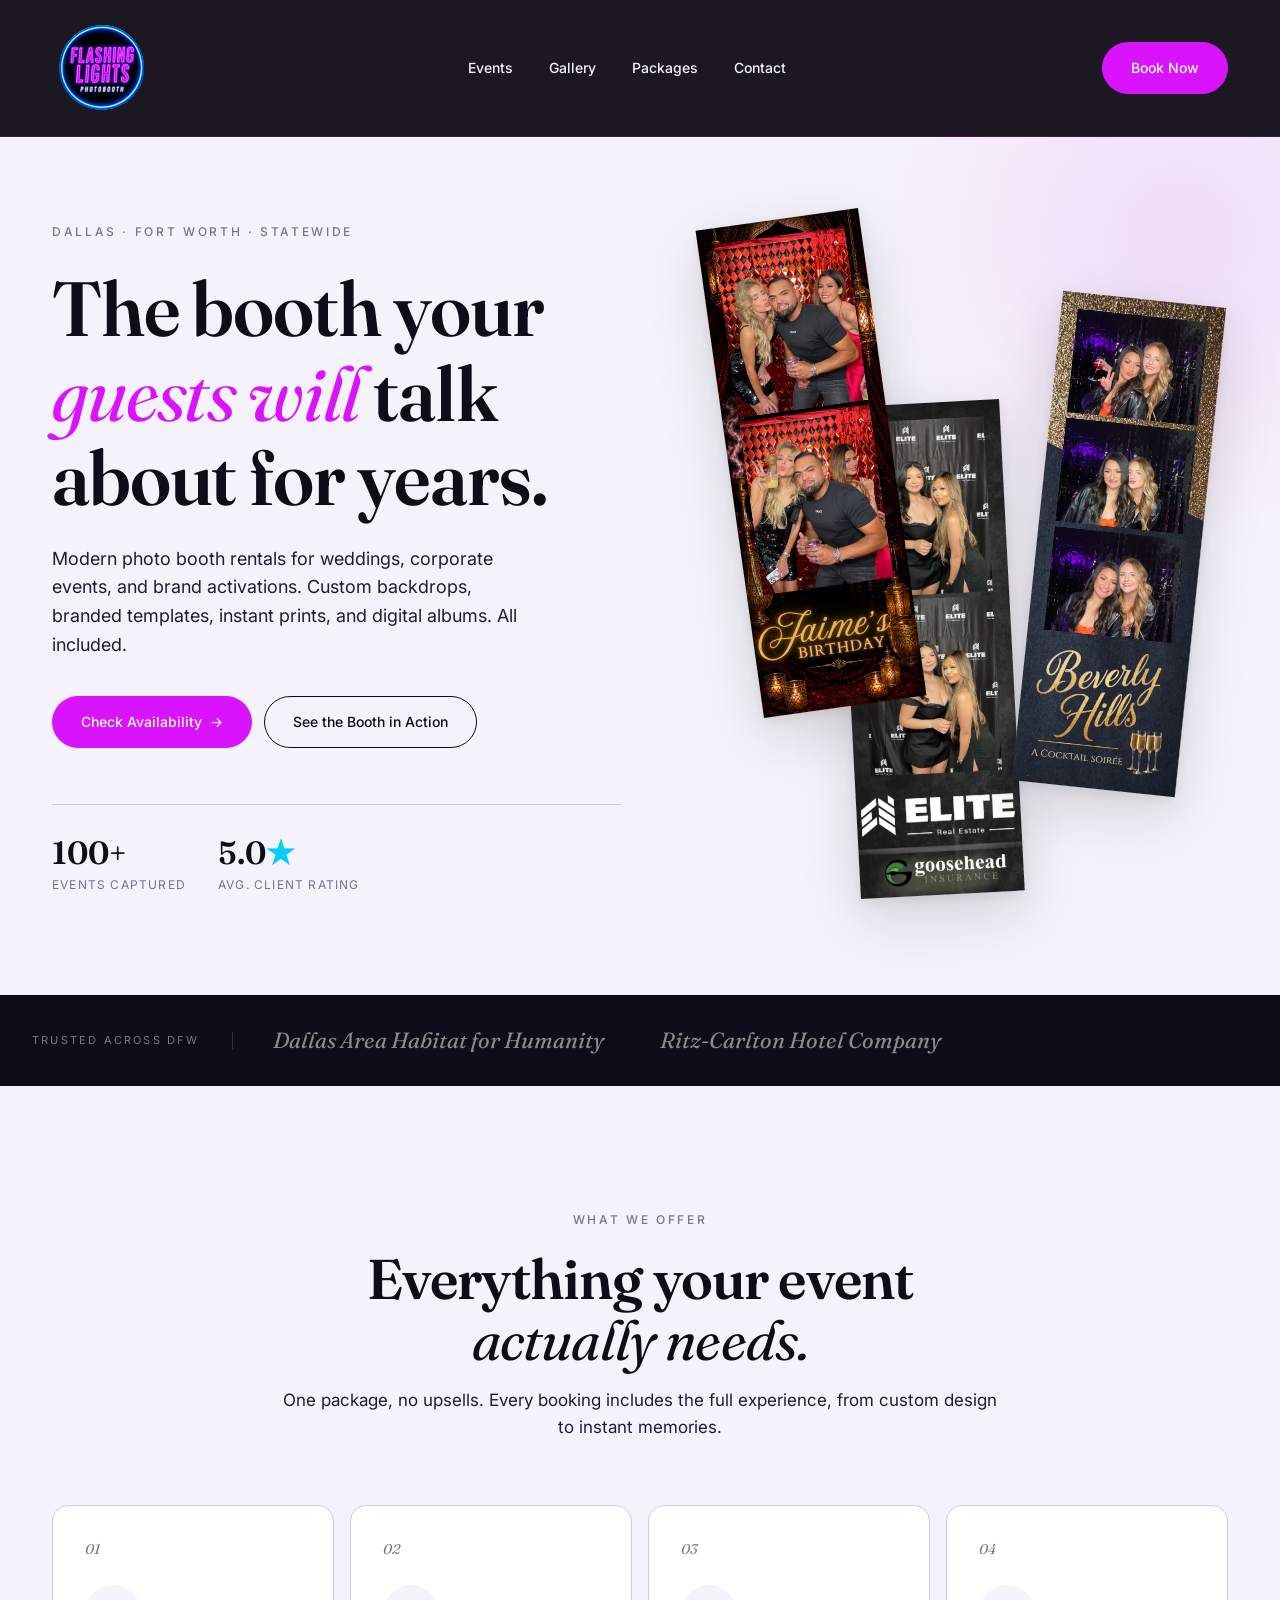
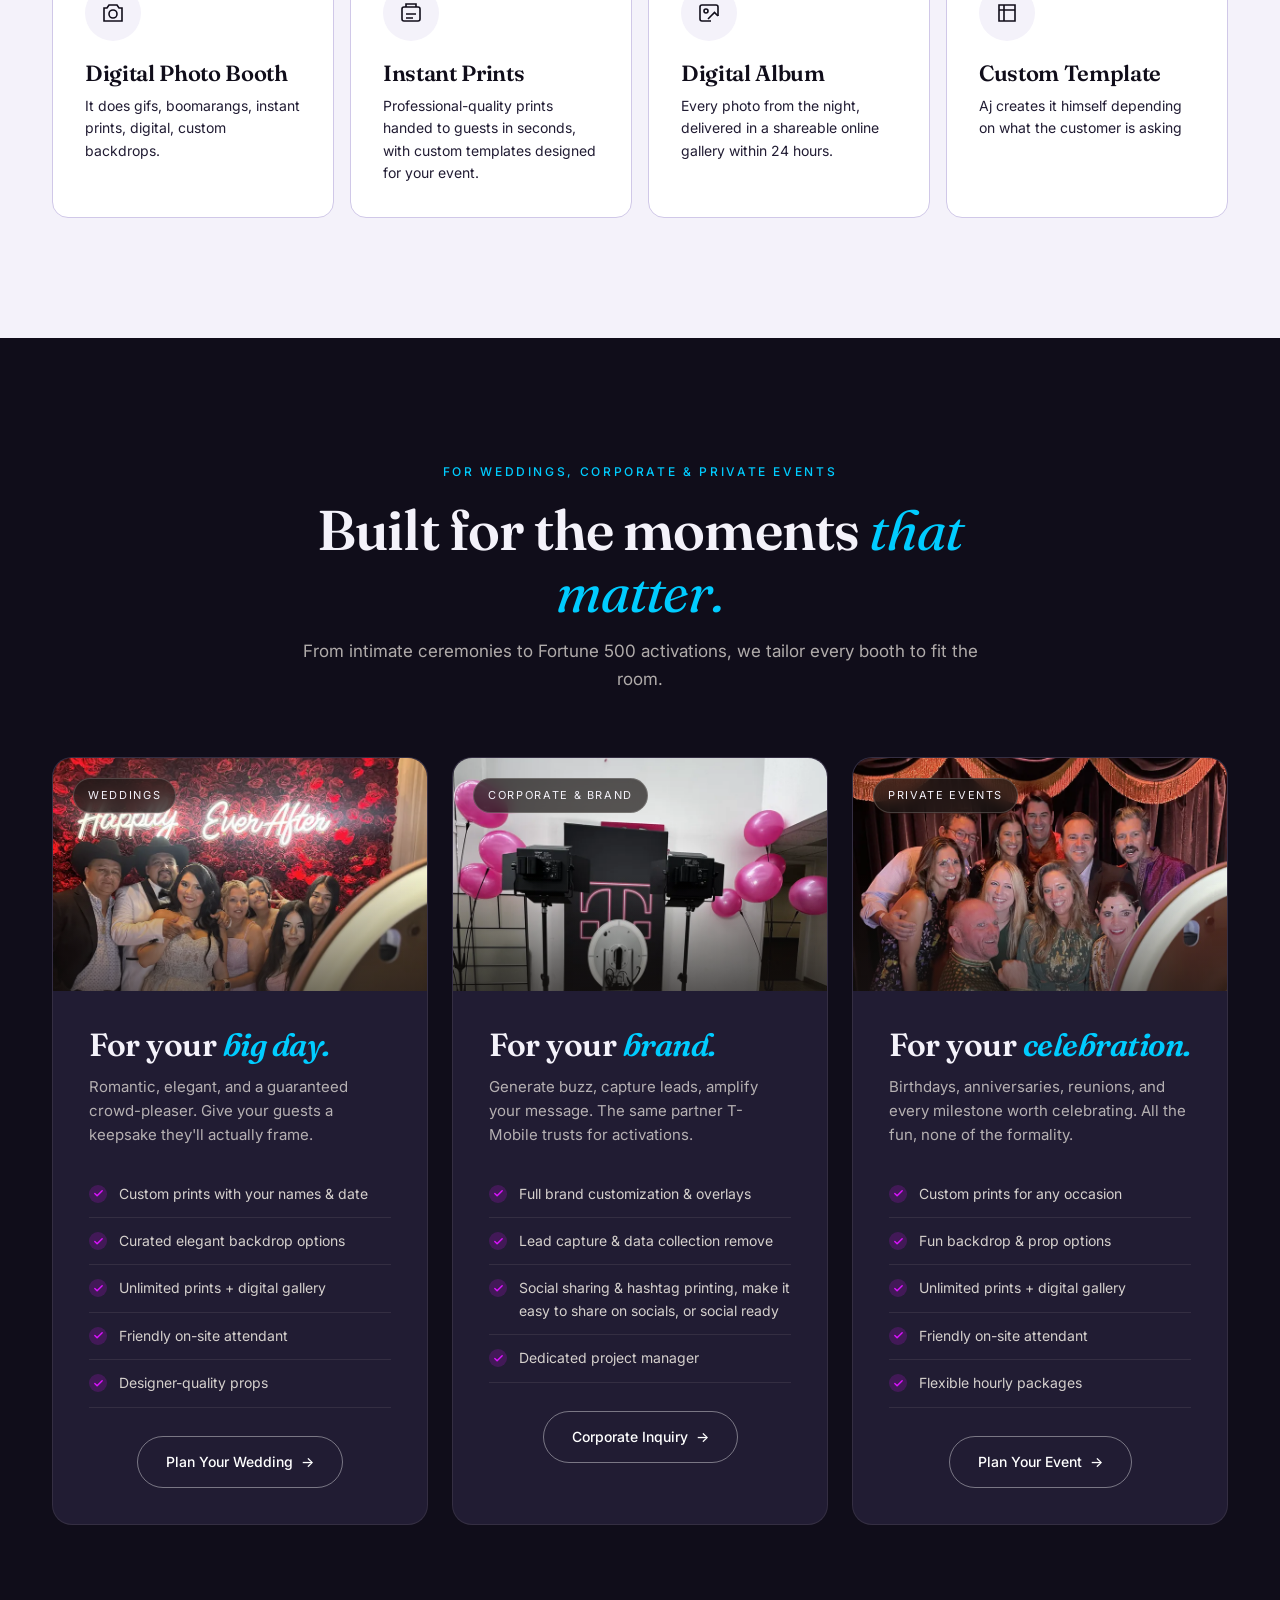
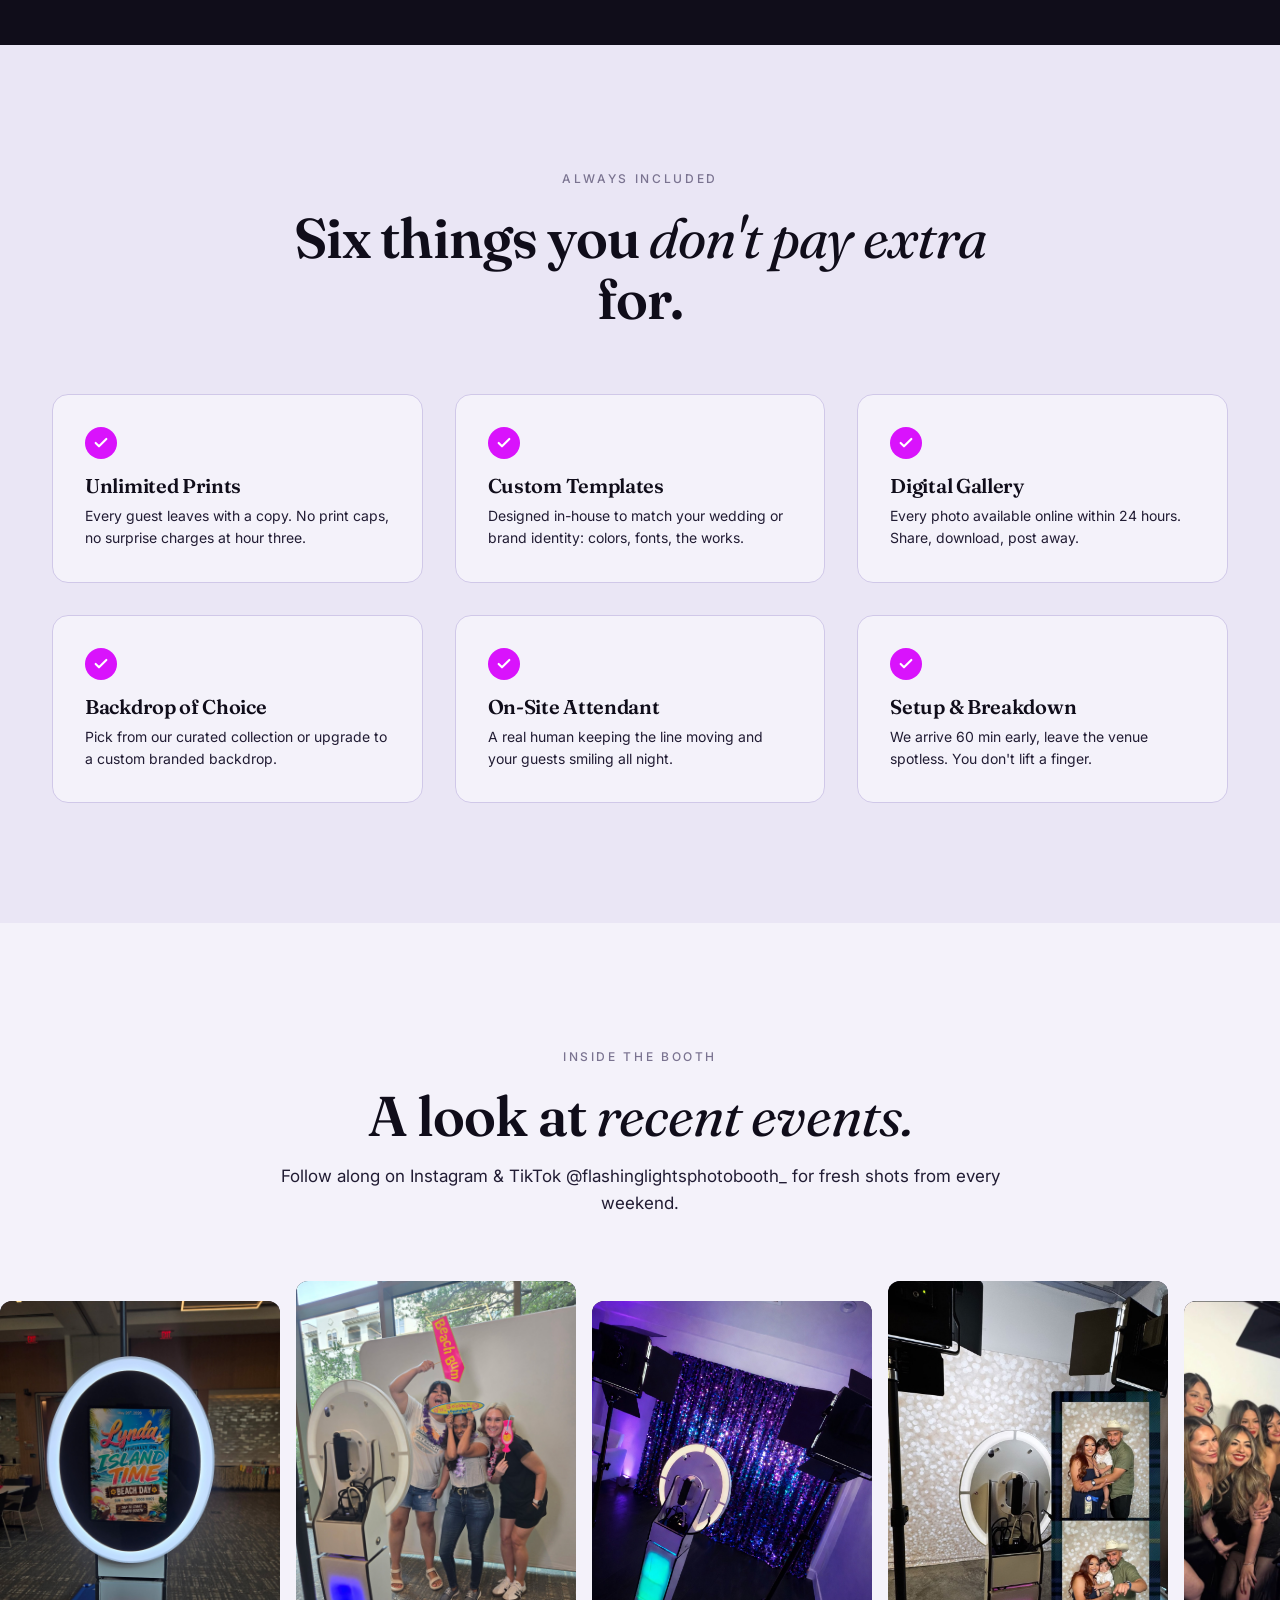
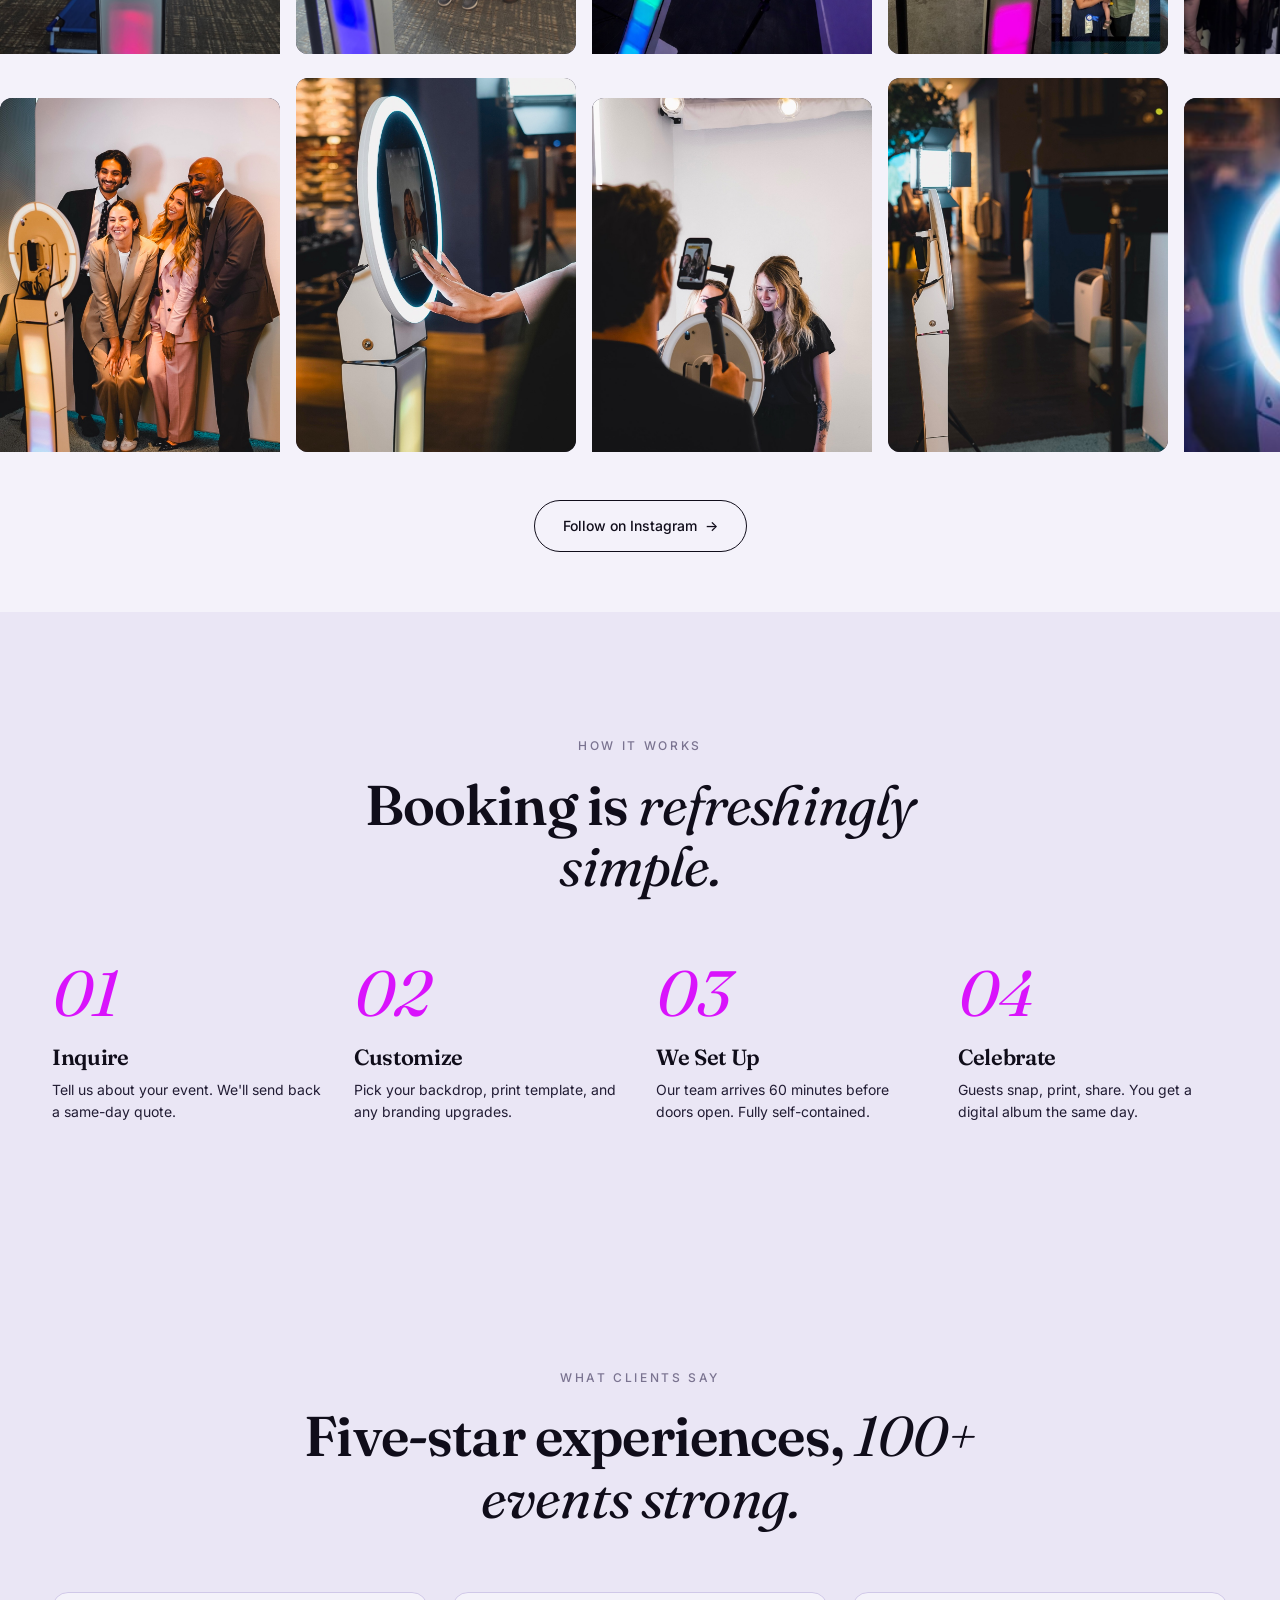
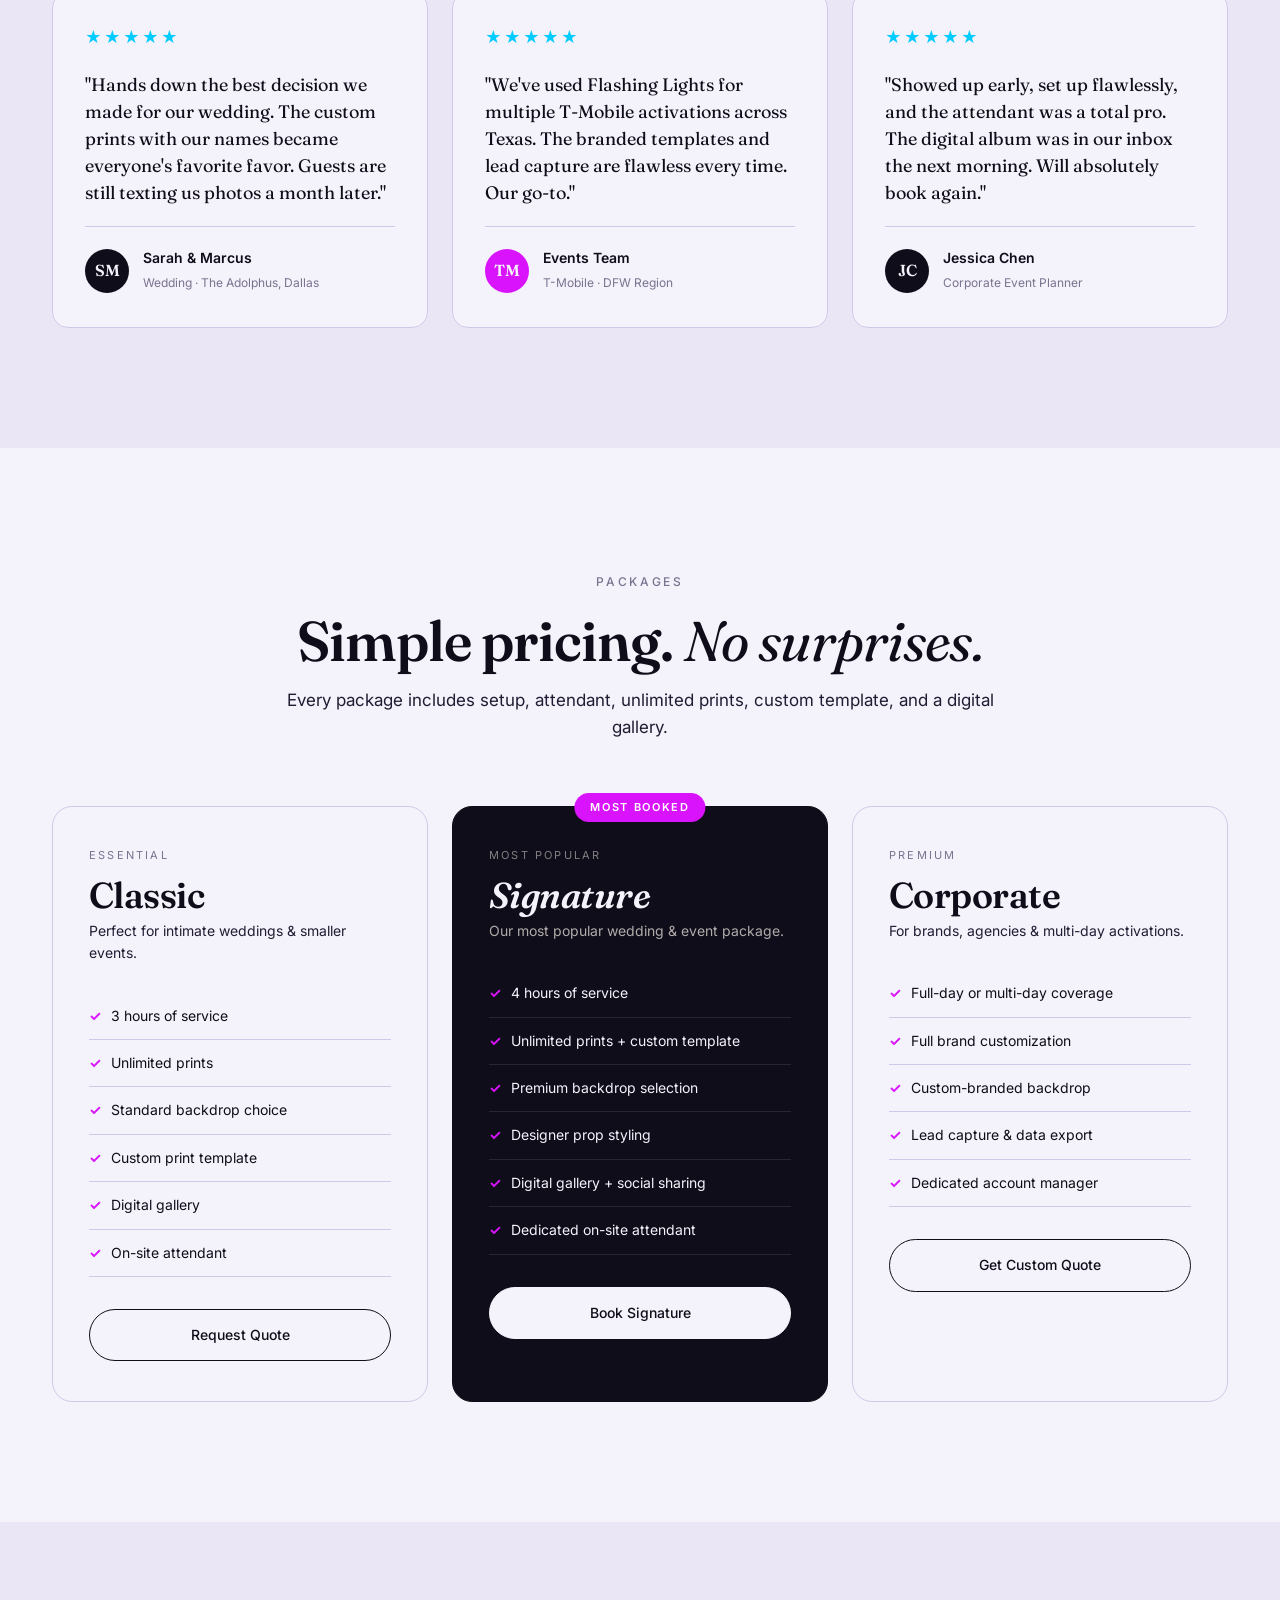
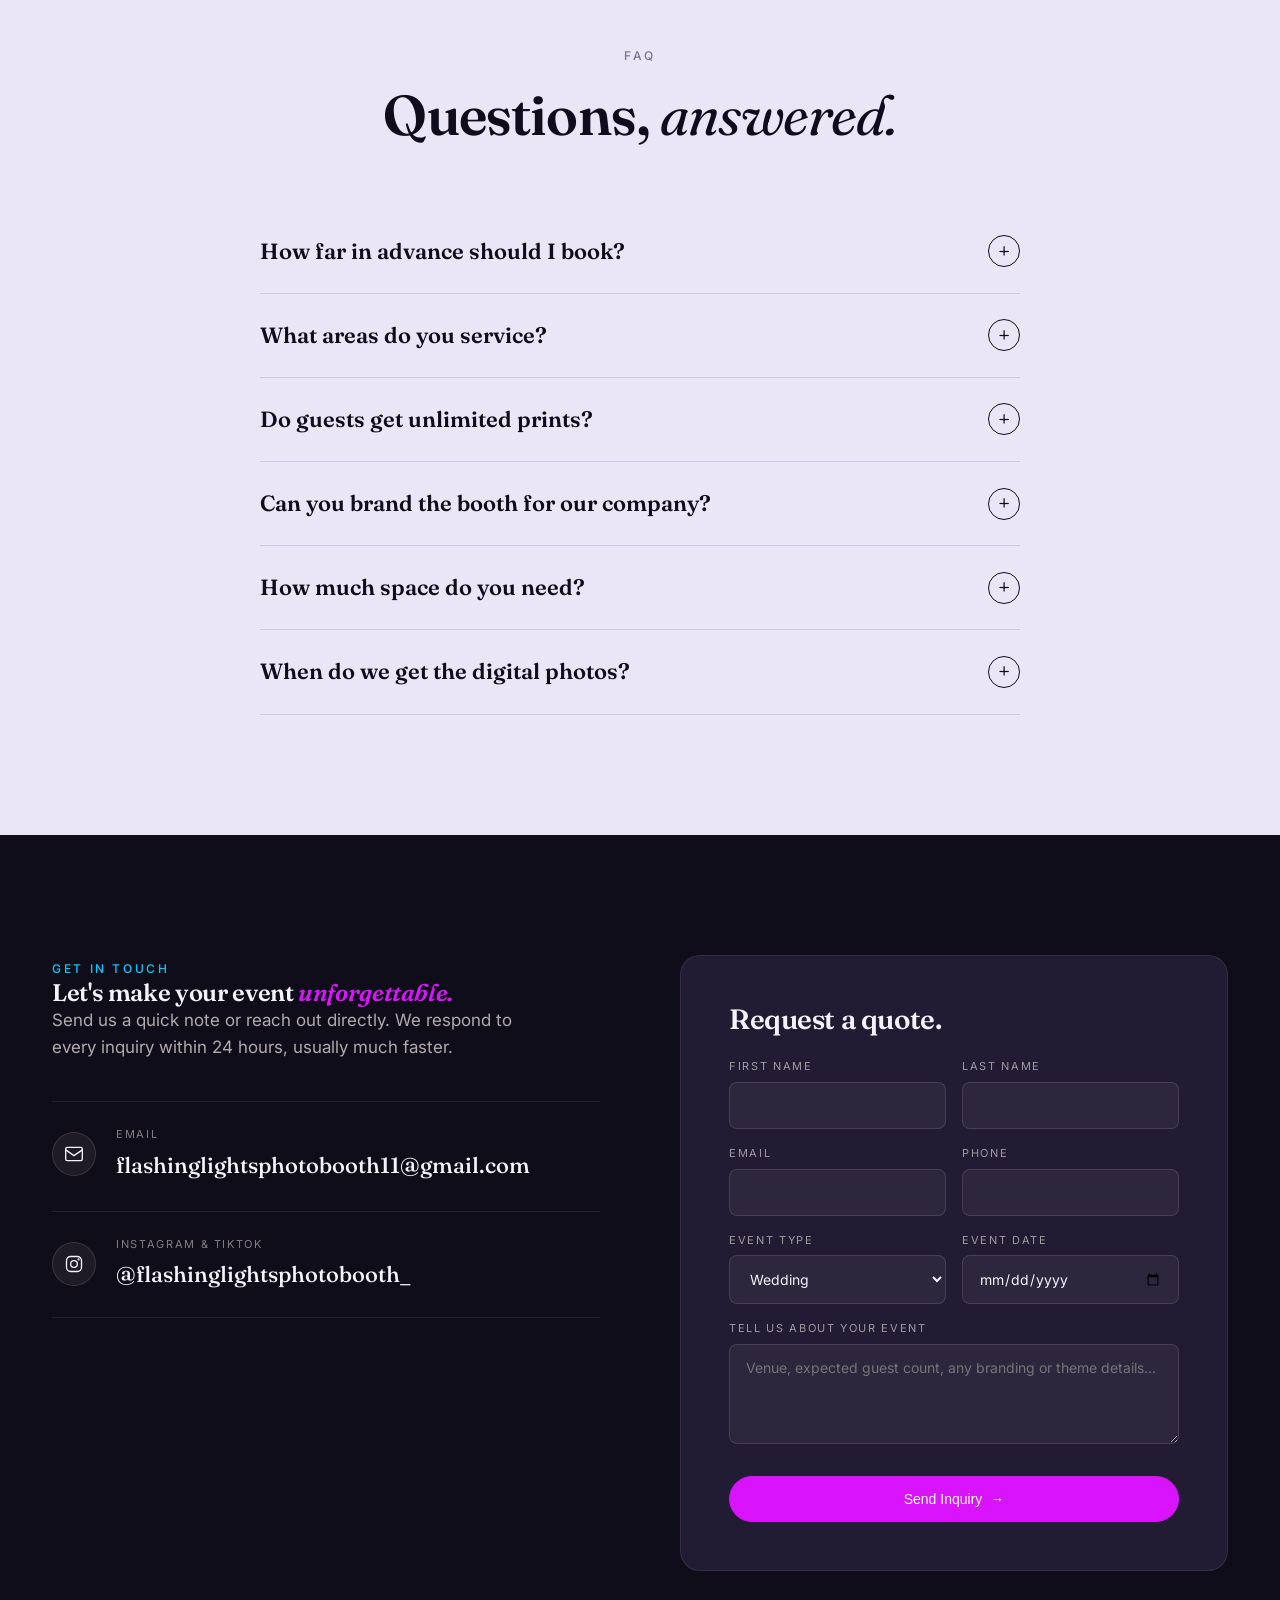
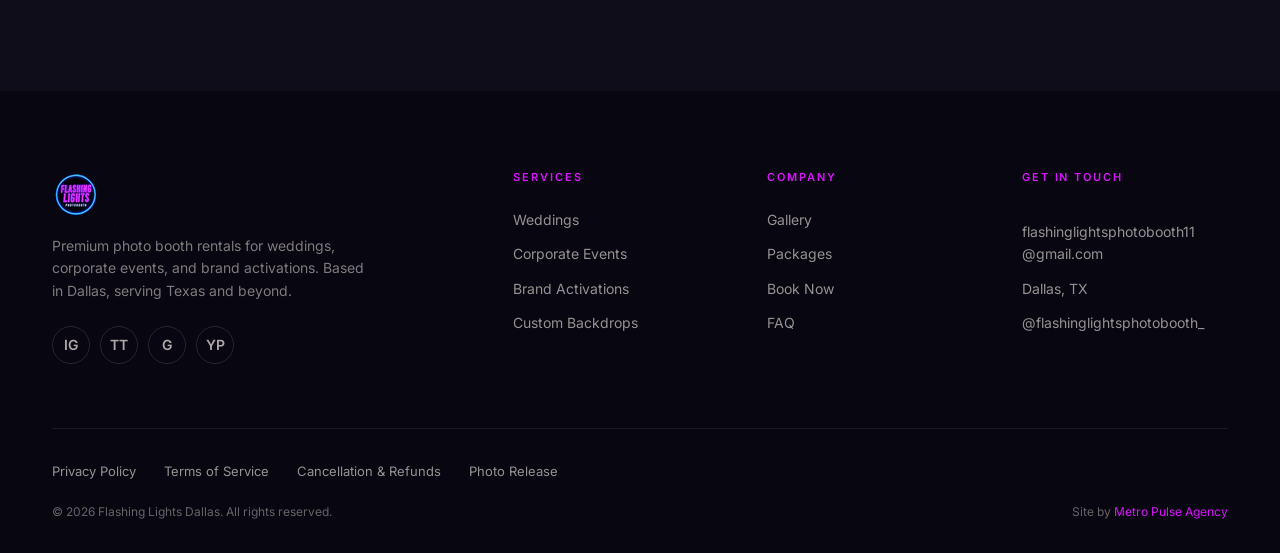
<file: index.html>
<!DOCTYPE html>
<html lang="en">
<head>
<meta charset="UTF-8" />
<meta name="viewport" content="width=device-width, initial-scale=1.0" />
<title>Flashing Lights Dallas | Photo Booth Rentals for Weddings & Corporate Events</title>
<meta name="description" content="Premium photo booth rentals in Dallas. Weddings, corporate events, and brand activations. Trusted by T-Mobile. Custom templates, backdrops, prints, and digital albums." />
<link rel="canonical" href="https://YOUR-DOMAIN.com/" />
<meta name="robots" content="index, follow" />
<meta name="theme-color" content="#100d1a" />

<meta property="og:type" content="website" />
<meta property="og:site_name" content="Flashing Lights Dallas" />
<meta property="og:title" content="Flashing Lights Dallas | Photo Booth Rentals for Weddings & Corporate Events" />
<meta property="og:description" content="Premium photo booth rentals in Dallas. Weddings, corporate events, and brand activations. Trusted by T-Mobile. Custom templates, backdrops, prints, and digital albums." />
<meta property="og:url" content="https://YOUR-DOMAIN.com/" />
<meta property="og:image" content="https://YOUR-DOMAIN.com/assets/og-image.jpg" />
<meta property="og:image:width" content="1200" />
<meta property="og:image:height" content="630" />
<meta property="og:image:alt" content="Flashing Lights Photobooth neon logo" />

<meta name="twitter:card" content="summary_large_image" />
<meta name="twitter:title" content="Flashing Lights Dallas | Photo Booth Rentals for Weddings & Corporate Events" />
<meta name="twitter:description" content="Premium photo booth rentals in Dallas. Weddings, corporate events, and brand activations. Trusted by T-Mobile. Custom templates, backdrops, prints, and digital albums." />
<meta name="twitter:image" content="https://YOUR-DOMAIN.com/assets/og-image.jpg" />

<link rel="icon" href="favicon.ico" sizes="any" />
<link rel="icon" type="image/png" sizes="32x32" href="favicon-32x32.png" />
<link rel="icon" type="image/png" sizes="16x16" href="favicon-16x16.png" />
<link rel="apple-touch-icon" href="apple-touch-icon.png" />
<link rel="preconnect" href="https://fonts.googleapis.com">
<link rel="preconnect" href="https://fonts.gstatic.com" crossorigin>
<link href="https://fonts.googleapis.com/css2?family=Fraunces:ital,opsz,wght@0,9..144,400;0,9..144,600;0,9..144,800;1,9..144,400&family=Inter:wght@300;400;500;600;700&display=swap" rel="stylesheet">
<link rel="stylesheet" href="style.css">
</head>
<body>

<!-- <div class="top-bar">
  <span class="magenta-dot"></span>Now booking 2026 weddings &amp; corporate events in DFW · <a href="#contact" style="text-decoration:underline;">Get in touch</a>
</div> -->

<nav class="nav">
  <div class="nav-inner">
    <a href="#" class="logo">
      <img src="assets/new-logo-main-100.png"
           srcset="assets/new-logo-main-100.png 1x, assets/new-logo-main-200.png 2x, assets/new-logo-main-300.png 3x"
           width="100" height="100"
           alt="Flashing Lights Dallas Photo Booth" class="logo-img">
    </a>
    <ul class="nav-links">
      <li><a href="#weddings">Events</a></li>
      <li><a href="#gallery">Gallery</a></li>
      <li><a href="#packages">Packages</a></li>
      <li><a href="#contact">Contact</a></li>
    </ul>
    <div class="nav-cta">
      <a href="#contact" class="btn primary">Book Now</a>
    </div>
    <button class="nav-toggle" aria-label="Toggle menu" aria-expanded="false">
      <span></span><span></span><span></span>
    </button>
  </div>
</nav>

<section class="hero">
  <div class="container">
    <div class="hero-grid">
      <div class="reveal">
        <span class="eyebrow">Dallas · Fort Worth · Statewide</span>
        <h1>The booth your <em>guests will</em> talk about for years.</h1>
        <p class="lead">Modern photo booth rentals for weddings, corporate events, and brand activations. Custom backdrops, branded templates, instant prints, and digital albums. All included.</p>
        <div class="hero-cta">
          <a href="#contact" class="btn primary">Check Availability <span class="arrow">→</span></a>
          <a href="#gallery" class="btn">See the Booth in Action</a>
        </div>
        <div class="hero-meta">
          <div class="hero-meta-item"><div class="num">100+</div><div class="label">Events Captured</div></div>
          <div class="hero-meta-item"><div class="num">5.0<span style="color:var(--gold);">★</span></div><div class="label">Avg. Client Rating</div></div>
          <!-- <div class="hero-meta-item"><div class="num">T<span style="color:var(--magenta);">··</span></div><div class="label">Mobile Partner</div></div> -->
        </div>
      </div>
      <div class="hero-visual reveal">
        <div class="photo-strip strip-1"><img src="assets/main-1.jpeg" alt="Photo booth strip"></div>
        <div class="photo-strip strip-2"><img src="assets/main-2.jpeg" alt="Photo booth strip"></div>
        <div class="photo-strip strip-3"><img src="assets/main-3.jpeg" alt="Photo booth strip"></div>
      </div>
    </div>
  </div>
</section>

<section class="trusted">
  <div class="trusted-inner">
    <div class="trusted-label">Trusted Across DFW</div>
    <div class="trusted-logos">
      <span>Dallas Area Habitat for Humanity</span>
      
      <span>Ritz-Carlton Hotel Company</span>
     
    </div>
  </div>
</section>

<section class="block" id="services">
  <div class="container">
    <div class="section-head center reveal">
      <span class="eyebrow">What We Offer</span>
      <h2>Everything your event <em>actually needs.</em></h2>
      <p>One package, no upsells. Every booking includes the full experience, from custom design to instant memories.</p>
    </div>
    <div class="services-grid">
      <div class="service-card reveal">
        <div class="num">01</div>
        <div class="service-icon"><svg width="24" height="24" viewBox="0 0 24 24" fill="none" stroke="currentColor" stroke-width="1.6"><path d="M3 7h3l2-3h8l2 3h3v13H3z"/><circle cx="12" cy="13" r="4"/></svg></div>
        <h3>Digital Photo Booth</h3>
        <p>It does gifs, boomarangs, instant prints, digital, custom backdrops. </p>
      </div>
      <div class="service-card reveal">
        <div class="num">02</div>
        <div class="service-icon"><svg width="24" height="24" viewBox="0 0 24 24" fill="none" stroke="currentColor" stroke-width="1.6"><rect x="3" y="6" width="18" height="14" rx="2"/><path d="M7 6V3h10v3M7 13h10M7 17h7"/></svg></div>
        <h3>Instant Prints</h3>
        <p>Professional-quality prints handed to guests in seconds, with custom templates designed for your event.</p>
      </div>
      <div class="service-card reveal">
        <div class="num">03</div>
        <div class="service-icon"><svg width="24" height="24" viewBox="0 0 24 24" fill="none" stroke="currentColor" stroke-width="1.6"><path d="M21 15V6a2 2 0 0 0-2-2H5a2 2 0 0 0-2 2v12a2 2 0 0 0 2 2h9"/><circle cx="9" cy="10" r="2"/><path d="m21 15-3.5-3.5L11 18"/></svg></div>
        <h3>Digital Album</h3>
        <p>Every photo from the night, delivered in a shareable online gallery within 24 hours.</p>
      </div>
      <div class="service-card reveal">
        <div class="num">04</div>
        <div class="service-icon"><svg width="24" height="24" viewBox="0 0 24 24" fill="none" stroke="currentColor" stroke-width="1.6"><path d="M4 4h16v16H4zM4 9h16M9 4v16"/></svg></div>
        <h3>Custom Template</h3>
        <p>Aj creates it himself depending on what the customer is asking</p>
      </div>
    </div>
  </div>
</section>

<section class="block events" id="weddings">
  <div class="container">
    <div class="section-head center reveal">
      <span class="eyebrow">For Weddings, Corporate &amp; Private Events</span>
      <h2 style="color:var(--cream);">Built for the moments <em style="color:var(--gold);">that matter.</em></h2>
      <p>From intimate ceremonies to Fortune 500 activations, we tailor every booth to fit the room.</p>
    </div>
    <div class="events-split">
      <div class="event-panel reveal">
        <div class="event-img wedding">
          <picture>
            <source type="image/webp" sizes="(max-width: 1024px) 100vw, 33vw"
                    srcset="assets/wedding-event-400.webp 400w, assets/wedding-event-800.webp 800w, assets/wedding-event-1200.webp 1200w">
            <img src="assets/wedding-event-800.jpg" sizes="(max-width: 1024px) 100vw, 33vw"
                 srcset="assets/wedding-event-400.jpg 400w, assets/wedding-event-800.jpg 800w, assets/wedding-event-1200.jpg 1200w"
                 width="800" height="1067" loading="lazy" decoding="async"
                 alt="Wedding party posing in the Flashing Lights photo booth in front of a red rose wall with a Happily Ever After neon sign">
          </picture>
          <span class="event-tag">Weddings</span>
        </div>
        <div class="event-body">
          <h3>For your <em>big day.</em></h3>
          <p>Romantic, elegant, and a guaranteed crowd-pleaser. Give your guests a keepsake they'll actually frame.</p>
          <ul class="event-features">
            <li>Custom prints with your names &amp; date</li>
            <li>Curated elegant backdrop options</li>
            <li>Unlimited prints + digital gallery</li>
            <li>Friendly on-site attendant</li>
            <li>Designer-quality props</li>
          </ul>
          <a href="#contact" class="btn ghost-light">Plan Your Wedding <span class="arrow">→</span></a>
        </div>
      </div>
      <div class="event-panel reveal" id="corporate">
        <div class="event-img corporate">
          <picture>
            <source type="image/webp" sizes="(max-width: 1024px) 100vw, 33vw"
                    srcset="assets/corporate-event-400.webp 400w, assets/corporate-event-800.webp 800w, assets/corporate-event-1200.webp 1200w">
            <img src="assets/corporate-event-800.jpg" sizes="(max-width: 1024px) 100vw, 33vw"
                 srcset="assets/corporate-event-400.jpg 400w, assets/corporate-event-800.jpg 800w, assets/corporate-event-1200.jpg 1200w"
                 width="800" height="1067" loading="lazy" decoding="async"
                 alt="T-Mobile branded photo booth activation by Flashing Lights, with a magenta T-Mobile backdrop, ring light, studio lighting, and pink balloons">
          </picture>
          <span class="event-tag">Corporate &amp; Brand</span>
        </div>
        <div class="event-body">
          <h3>For your <em>brand.</em></h3>
          <p>Generate buzz, capture leads, amplify your message. The same partner T-Mobile trusts for activations.</p>
          <ul class="event-features">
            <li>Full brand customization &amp; overlays</li>
            <li>Lead capture &amp; data collection remove</li>
            <li>Social sharing &amp; hashtag printing, make it easy to share on socials, or social ready</li>
            <li>Dedicated project manager</li>
          </ul>
          <a href="#contact" class="btn ghost-light">Corporate Inquiry <span class="arrow">→</span></a>
        </div>
      </div>
      <div class="event-panel reveal">
        <div class="event-img private">
          <picture>
            <source type="image/webp" sizes="(max-width: 1024px) 100vw, 33vw"
                    srcset="assets/private-event-400.webp 400w, assets/private-event-800.webp 800w, assets/private-event-1200.webp 1200w">
            <img src="assets/private-event-800.jpg" sizes="(max-width: 1024px) 100vw, 33vw"
                 srcset="assets/private-event-400.jpg 400w, assets/private-event-800.jpg 800w, assets/private-event-1200.jpg 1200w"
                 width="800" height="1067" loading="lazy" decoding="async"
                 alt="Friends laughing together in the Flashing Lights photo booth at a private party with a velvet curtain backdrop">
          </picture>
          <span class="event-tag">Private Events</span>
        </div>
        <div class="event-body">
          <h3>For your <em>celebration.</em></h3>
          <p>Birthdays, anniversaries, reunions, and every milestone worth celebrating. All the fun, none of the formality.</p>
          <ul class="event-features">
            <li>Custom prints for any occasion</li>
            <li>Fun backdrop &amp; prop options</li>
            <li>Unlimited prints + digital gallery</li>
            <li>Friendly on-site attendant</li>
            <li>Flexible hourly packages</li>
          </ul>
          <a href="#contact" class="btn ghost-light">Plan Your Event <span class="arrow">→</span></a>
        </div>
      </div>
    </div>
  </div>
</section>


<section class="block included">
  <div class="container">
    <div class="section-head center reveal">
      <span class="eyebrow">Always Included</span>
      <h2>Six things you <em>don't pay extra</em> for.</h2>
    </div>
    <div class="included-grid">
      <div class="included-item reveal"><div class="check" aria-hidden="true"><svg viewBox="0 0 24 24"><path pathLength="1" d="M4 12l5 5L20 6"/></svg></div><h4>Unlimited Prints</h4><p>Every guest leaves with a copy. No print caps, no surprise charges at hour three.</p></div>
      <div class="included-item reveal"><div class="check" aria-hidden="true"><svg viewBox="0 0 24 24"><path pathLength="1" d="M4 12l5 5L20 6"/></svg></div><h4>Custom Templates</h4><p>Designed in-house to match your wedding or brand identity: colors, fonts, the works.</p></div>
      <div class="included-item reveal"><div class="check" aria-hidden="true"><svg viewBox="0 0 24 24"><path pathLength="1" d="M4 12l5 5L20 6"/></svg></div><h4>Digital Gallery</h4><p>Every photo available online within 24 hours. Share, download, post away.</p></div>
      <div class="included-item reveal"><div class="check" aria-hidden="true"><svg viewBox="0 0 24 24"><path pathLength="1" d="M4 12l5 5L20 6"/></svg></div><h4>Backdrop of Choice</h4><p>Pick from our curated collection or upgrade to a custom branded backdrop.</p></div>
      <div class="included-item reveal"><div class="check" aria-hidden="true"><svg viewBox="0 0 24 24"><path pathLength="1" d="M4 12l5 5L20 6"/></svg></div><h4>On-Site Attendant</h4><p>A real human keeping the line moving and your guests smiling all night.</p></div>
      <div class="included-item reveal"><div class="check" aria-hidden="true"><svg viewBox="0 0 24 24"><path pathLength="1" d="M4 12l5 5L20 6"/></svg></div><h4>Setup &amp; Breakdown</h4><p>We arrive 60 min early, leave the venue spotless. You don't lift a finger.</p></div>
    </div>
  </div>
</section>

<section class="block" id="gallery" style="padding-bottom: 60px;">
  <div class="container">
    <div class="section-head center reveal">
      <span class="eyebrow">Inside the Booth</span>
      <h2>A look at <em>recent events.</em></h2>
      <p>Follow along on Instagram &amp; TikTok @flashinglightsphotobooth_ for fresh shots from every weekend.</p>
    </div>
  </div>
  <div class="gallery-marquee">
    <div class="marquee-track">
      <div class="gallery-item"><img src="assets/slidepics/1000031344.jpeg" alt="Photo booth event photo" loading="lazy"></div><div class="gallery-item"><img src="assets/slidepics/1000031351.jpeg" alt="Photo booth event photo" loading="lazy"></div><div class="gallery-item"><img src="assets/slidepics/83109BA2-E94C-4127-B7B6-784EB2E531F7.jpg" alt="Photo booth event photo" loading="lazy"></div><div class="gallery-item"><img src="assets/slidepics/CEC65CD7-28D0-40A5-A707-6019841109C6.jpeg" alt="Photo booth event photo" loading="lazy"></div><div class="gallery-item"><img src="assets/slidepics/IMG_0130.jpeg" alt="Photo booth event photo" loading="lazy"></div><div class="gallery-item"><img src="assets/slidepics/IMG_0131.jpeg" alt="Photo booth event photo" loading="lazy"></div><div class="gallery-item"><img src="assets/slidepics/IMG_0548.jpeg" alt="Photo booth event photo" loading="lazy"></div><div class="gallery-item"><img src="assets/slidepics/IMG_0594.jpeg" alt="Photo booth event photo" loading="lazy"></div><div class="gallery-item"><img src="assets/slidepics/IMG_0610.jpeg" alt="Photo booth event photo" loading="lazy"></div><div class="gallery-item"><img src="assets/slidepics/IMG_0612.jpeg" alt="Photo booth event photo" loading="lazy"></div><div class="gallery-item"><img src="assets/slidepics/IMG_0757.jpeg" alt="Photo booth event photo" loading="lazy"></div><div class="gallery-item"><img src="assets/slidepics/IMG_0760.jpeg" alt="Photo booth event photo" loading="lazy"></div><div class="gallery-item"><img src="assets/slidepics/IMG_1347.jpeg" alt="Photo booth event photo" loading="lazy"></div><div class="gallery-item"><img src="assets/slidepics/IMG_1441.jpeg" alt="Photo booth event photo" loading="lazy"></div><div class="gallery-item"><img src="assets/slidepics/IMG_1591.jpeg" alt="Photo booth event photo" loading="lazy"></div><div class="gallery-item"><img src="assets/slidepics/IMG_1596.jpeg" alt="Photo booth event photo" loading="lazy"></div><div class="gallery-item"><img src="assets/slidepics/IMG_1987.jpeg" alt="Photo booth event photo" loading="lazy"></div><div class="gallery-item"><img src="assets/slidepics/IMG_2006.jpeg" alt="Photo booth event photo" loading="lazy"></div><div class="gallery-item"><img src="assets/slidepics/IMG_6727.jpeg" alt="Photo booth event photo" loading="lazy"></div><div class="gallery-item"><img src="assets/slidepics/IMG_6731.jpeg" alt="Photo booth event photo" loading="lazy"></div><div class="gallery-item"><img src="assets/slidepics/IMG_6739.jpeg" alt="Photo booth event photo" loading="lazy"></div><div class="gallery-item"><img src="assets/slidepics/IMG_6755.jpeg" alt="Photo booth event photo" loading="lazy"></div><div class="gallery-item"><img src="assets/slidepics/IMG_7269.jpeg" alt="Photo booth event photo" loading="lazy"></div>
      <div class="gallery-item"><img src="assets/slidepics/1000031344.jpeg" alt="Photo booth event photo" loading="lazy"></div><div class="gallery-item"><img src="assets/slidepics/1000031351.jpeg" alt="Photo booth event photo" loading="lazy"></div><div class="gallery-item"><img src="assets/slidepics/83109BA2-E94C-4127-B7B6-784EB2E531F7.jpg" alt="Photo booth event photo" loading="lazy"></div><div class="gallery-item"><img src="assets/slidepics/CEC65CD7-28D0-40A5-A707-6019841109C6.jpeg" alt="Photo booth event photo" loading="lazy"></div><div class="gallery-item"><img src="assets/slidepics/IMG_0130.jpeg" alt="Photo booth event photo" loading="lazy"></div><div class="gallery-item"><img src="assets/slidepics/IMG_0131.jpeg" alt="Photo booth event photo" loading="lazy"></div><div class="gallery-item"><img src="assets/slidepics/IMG_0548.jpeg" alt="Photo booth event photo" loading="lazy"></div><div class="gallery-item"><img src="assets/slidepics/IMG_0594.jpeg" alt="Photo booth event photo" loading="lazy"></div><div class="gallery-item"><img src="assets/slidepics/IMG_0610.jpeg" alt="Photo booth event photo" loading="lazy"></div><div class="gallery-item"><img src="assets/slidepics/IMG_0612.jpeg" alt="Photo booth event photo" loading="lazy"></div><div class="gallery-item"><img src="assets/slidepics/IMG_0757.jpeg" alt="Photo booth event photo" loading="lazy"></div><div class="gallery-item"><img src="assets/slidepics/IMG_0760.jpeg" alt="Photo booth event photo" loading="lazy"></div><div class="gallery-item"><img src="assets/slidepics/IMG_1347.jpeg" alt="Photo booth event photo" loading="lazy"></div><div class="gallery-item"><img src="assets/slidepics/IMG_1441.jpeg" alt="Photo booth event photo" loading="lazy"></div><div class="gallery-item"><img src="assets/slidepics/IMG_1591.jpeg" alt="Photo booth event photo" loading="lazy"></div><div class="gallery-item"><img src="assets/slidepics/IMG_1596.jpeg" alt="Photo booth event photo" loading="lazy"></div><div class="gallery-item"><img src="assets/slidepics/IMG_1987.jpeg" alt="Photo booth event photo" loading="lazy"></div><div class="gallery-item"><img src="assets/slidepics/IMG_2006.jpeg" alt="Photo booth event photo" loading="lazy"></div><div class="gallery-item"><img src="assets/slidepics/IMG_6727.jpeg" alt="Photo booth event photo" loading="lazy"></div><div class="gallery-item"><img src="assets/slidepics/IMG_6731.jpeg" alt="Photo booth event photo" loading="lazy"></div><div class="gallery-item"><img src="assets/slidepics/IMG_6739.jpeg" alt="Photo booth event photo" loading="lazy"></div><div class="gallery-item"><img src="assets/slidepics/IMG_6755.jpeg" alt="Photo booth event photo" loading="lazy"></div><div class="gallery-item"><img src="assets/slidepics/IMG_7269.jpeg" alt="Photo booth event photo" loading="lazy"></div>
    </div>
  </div>
  <div class="gallery-marquee">
    <div class="marquee-track reverse">
      <div class="gallery-item"><img src="assets/Slidepics2/1BE29C88-DC0A-4019-93FF-6B0D7110AC29.jpeg" alt="Photo booth event photo" loading="lazy"></div><div class="gallery-item"><img src="assets/Slidepics2/353D43F4-C3A7-47FD-ACB9-68C7D94952BD.jpeg" alt="Photo booth event photo" loading="lazy"></div><div class="gallery-item"><img src="assets/Slidepics2/44B44A04-933C-443B-8397-4991A355A56B.jpeg" alt="Photo booth event photo" loading="lazy"></div><div class="gallery-item"><img src="assets/Slidepics2/68AA2A69-E57C-47E8-942D-F8044146A974.jpeg" alt="Photo booth event photo" loading="lazy"></div><div class="gallery-item"><img src="assets/Slidepics2/840AD9DF-C924-491F-A250-E758E0BC354E_4_5005_c.jpeg" alt="Photo booth event photo" loading="lazy"></div><div class="gallery-item"><img src="assets/Slidepics2/A5CA5884-94CE-46A9-A663-8E2E847A0181_4_5005_c.jpeg" alt="Photo booth event photo" loading="lazy"></div><div class="gallery-item"><img src="assets/Slidepics2/AAE7FF28-B361-464D-8D26-4CD1404F76C2.jpeg" alt="Photo booth event photo" loading="lazy"></div><div class="gallery-item"><img src="assets/Slidepics2/BD2F6144-344F-4B97-A388-93332BF7F01D_4_5005_c.jpeg" alt="Photo booth event photo" loading="lazy"></div><div class="gallery-item"><img src="assets/Slidepics2/D0C9AED8-3057-4FF4-BA3A-AD9321C7B5BF.jpeg" alt="Photo booth event photo" loading="lazy"></div><div class="gallery-item"><img src="assets/Slidepics2/DCF6EE35-A963-4515-BDAD-38C2513F7758.jpeg" alt="Photo booth event photo" loading="lazy"></div><div class="gallery-item"><img src="assets/Slidepics2/F5350166-ADD9-49B3-BB9C-4CBA32D869AF.jpeg" alt="Photo booth event photo" loading="lazy"></div>
      <div class="gallery-item"><img src="assets/Slidepics2/1BE29C88-DC0A-4019-93FF-6B0D7110AC29.jpeg" alt="Photo booth event photo" loading="lazy"></div><div class="gallery-item"><img src="assets/Slidepics2/353D43F4-C3A7-47FD-ACB9-68C7D94952BD.jpeg" alt="Photo booth event photo" loading="lazy"></div><div class="gallery-item"><img src="assets/Slidepics2/44B44A04-933C-443B-8397-4991A355A56B.jpeg" alt="Photo booth event photo" loading="lazy"></div><div class="gallery-item"><img src="assets/Slidepics2/68AA2A69-E57C-47E8-942D-F8044146A974.jpeg" alt="Photo booth event photo" loading="lazy"></div><div class="gallery-item"><img src="assets/Slidepics2/840AD9DF-C924-491F-A250-E758E0BC354E_4_5005_c.jpeg" alt="Photo booth event photo" loading="lazy"></div><div class="gallery-item"><img src="assets/Slidepics2/A5CA5884-94CE-46A9-A663-8E2E847A0181_4_5005_c.jpeg" alt="Photo booth event photo" loading="lazy"></div><div class="gallery-item"><img src="assets/Slidepics2/AAE7FF28-B361-464D-8D26-4CD1404F76C2.jpeg" alt="Photo booth event photo" loading="lazy"></div><div class="gallery-item"><img src="assets/Slidepics2/BD2F6144-344F-4B97-A388-93332BF7F01D_4_5005_c.jpeg" alt="Photo booth event photo" loading="lazy"></div><div class="gallery-item"><img src="assets/Slidepics2/D0C9AED8-3057-4FF4-BA3A-AD9321C7B5BF.jpeg" alt="Photo booth event photo" loading="lazy"></div><div class="gallery-item"><img src="assets/Slidepics2/DCF6EE35-A963-4515-BDAD-38C2513F7758.jpeg" alt="Photo booth event photo" loading="lazy"></div><div class="gallery-item"><img src="assets/Slidepics2/F5350166-ADD9-49B3-BB9C-4CBA32D869AF.jpeg" alt="Photo booth event photo" loading="lazy"></div>
    </div>
  </div>
  <div class="container" style="text-align:center; margin-top: 48px;">
    <a href="https://www.instagram.com/flashinglightsphotobooth_" target="_blank" class="btn">Follow on Instagram <span class="arrow">→</span></a>
  </div>
</section>

<section class="block" style="background: var(--cream-2);">
  <div class="container">
    <div class="section-head center reveal">
      <span class="eyebrow">How It Works</span>
      <h2>Booking is <em>refreshingly simple.</em></h2>
    </div>
    <div class="steps">
      <div class="step reveal"><span class="step-num">01</span><h4>Inquire</h4><p>Tell us about your event. We'll send back a same-day quote.</p></div>
      <div class="step reveal"><span class="step-num">02</span><h4>Customize</h4><p>Pick your backdrop, print template, and any branding upgrades.</p></div>
      <div class="step reveal"><span class="step-num">03</span><h4>We Set Up</h4><p>Our team arrives 60 minutes before doors open. Fully self-contained.</p></div>
      <div class="step reveal"><span class="step-num">04</span><h4>Celebrate</h4><p>Guests snap, print, share. You get a digital album the same day.</p></div>
    </div>
  </div>
</section>

<section class="block testimonials">
  <div class="container">
    <div class="section-head center reveal">
      <span class="eyebrow">What Clients Say</span>
      <h2>Five-star experiences, <em>100+ events strong.</em></h2>
    </div>
    <div class="testimonial-grid">
      <div class="testimonial reveal">
        <div class="stars">★★★★★</div>
        <blockquote>"Hands down the best decision we made for our wedding. The custom prints with our names became everyone's favorite favor. Guests are still texting us photos a month later."</blockquote>
        <div class="testimonial-author"><div class="author-avatar">SM</div><div class="author-info"><strong>Sarah &amp; Marcus</strong><span>Wedding · The Adolphus, Dallas</span></div></div>
      </div>
      <div class="testimonial reveal">
        <div class="stars">★★★★★</div>
        <blockquote>"We've used Flashing Lights for multiple T-Mobile activations across Texas. The branded templates and lead capture are flawless every time. Our go-to."</blockquote>
        <div class="testimonial-author"><div class="author-avatar" style="background: var(--magenta);">TM</div><div class="author-info"><strong>Events Team</strong><span>T-Mobile · DFW Region</span></div></div>
      </div>
      <div class="testimonial reveal">
        <div class="stars">★★★★★</div>
        <blockquote>"Showed up early, set up flawlessly, and the attendant was a total pro. The digital album was in our inbox the next morning. Will absolutely book again."</blockquote>
        <div class="testimonial-author"><div class="author-avatar">JC</div><div class="author-info"><strong>Jessica Chen</strong><span>Corporate Event Planner</span></div></div>
      </div>
    </div>
  </div>
</section>

<section class="block" id="packages">
  <div class="container">
    <div class="section-head center reveal">
      <span class="eyebrow">Packages</span>
      <h2>Simple pricing. <em>No surprises.</em></h2>
      <p>Every package includes setup, attendant, unlimited prints, custom template, and a digital gallery.</p>
    </div>
    <div class="packages">
      <div class="package reveal">
        <div class="tier">Essential</div>
        <h3>Classic</h3>
        <p class="desc">Perfect for intimate weddings &amp; smaller events.</p>
        <ul><li>3 hours of service</li><li>Unlimited prints</li><li>Standard backdrop choice</li><li>Custom print template</li><li>Digital gallery</li><li>On-site attendant</li></ul>
        <a href="#contact" class="btn">Request Quote</a>
      </div>
      <div class="package featured reveal">
        <div class="featured-tag">Most Booked</div>
        <div class="tier">Most Popular</div>
        <h3><em>Signature</em></h3>
        <p class="desc">Our most popular wedding &amp; event package.</p>
        <ul><li>4 hours of service</li><li>Unlimited prints + custom template</li><li>Premium backdrop selection</li><li>Designer prop styling</li><li>Digital gallery + social sharing</li><li>Dedicated on-site attendant</li></ul>
        <a href="#contact" class="btn primary">Book Signature</a>
      </div>
      <div class="package reveal">
        <div class="tier">Premium</div>
        <h3>Corporate</h3>
        <p class="desc">For brands, agencies &amp; multi-day activations.</p>
        <ul><li>Full-day or multi-day coverage</li><li>Full brand customization</li><li>Custom-branded backdrop</li><li>Lead capture &amp; data export</li><li>Dedicated account manager</li></ul>
        <a href="#contact" class="btn">Get Custom Quote</a>
      </div>
    </div>
  </div>
</section>

<section class="block" id="faq" style="background: var(--cream-2);">
  <div class="container">
    <div class="section-head center reveal">
      <span class="eyebrow">FAQ</span>
      <h2>Questions, <em>answered.</em></h2>
    </div>
    <div class="faq-list">
      <details class="faq-item reveal"><summary class="faq-q">How far in advance should I book? <span class="plus">+</span></summary><p class="faq-a">For weddings, we recommend booking 6-9 months in advance, especially for peak season (April to October). Corporate events can often be accommodated on shorter notice. Send us a message to check availability.</p></details>
      <details class="faq-item reveal"><summary class="faq-q">What areas do you service? <span class="plus">+</span></summary><p class="faq-a">We're based in Dallas and serve the entire DFW metroplex with no travel fees. We also travel statewide and nationally for corporate activations and destination weddings. Additional travel rates apply outside DFW.</p></details>
      <details class="faq-item reveal"><summary class="faq-q">Do guests get unlimited prints? <span class="plus">+</span></summary><p class="faq-a">Yes. Every package includes unlimited prints throughout your event window. We recommend a 2x6 strip for weddings (everyone gets one) and 4x6 single prints for corporate events.</p></details>
      <details class="faq-item reveal"><summary class="faq-q">Can you brand the booth for our company? <span class="plus">+</span></summary><p class="faq-a">Absolutely. Our corporate package includes full brand customization: logos on prints, custom backdrops, branded overlays, and even printed step-and-repeats. T-Mobile, for example, gets a fully branded experience at every activation.</p></details>
      <details class="faq-item reveal"><summary class="faq-q">How much space do you need? <span class="plus">+</span></summary><p class="faq-a">A 10ft x 10ft area is ideal for our open-air setup with backdrop. We can work in slightly smaller spaces. Let us know your venue and we'll confirm ahead of time.</p></details>
      <details class="faq-item reveal"><summary class="faq-q">When do we get the digital photos? <span class="plus">+</span></summary><p class="faq-a">Within 24 hours of your event. We deliver a private online gallery you can share with guests, download in full resolution, or post to social media.</p></details>
    </div>
  </div>
</section>

<section class="block contact" id="contact">
  <div class="container">
    <div class="contact-grid">
      <div class="reveal">
        <span class="eyebrow" style="color: var(--gold);">Get In Touch</span>
        <h2>Let's make your event <em>unforgettable.</em></h2>
        <p>Send us a quick note or reach out directly. We respond to every inquiry within 24 hours, usually much faster.</p>
        <div class="contact-methods">
          
          <a href="mailto:flashinglightsphotobooth11@gmail.com" class="contact-method">
            <div class="contact-icon"><svg width="20" height="20" viewBox="0 0 24 24" fill="none" stroke="var(--cream)" stroke-width="1.6"><rect x="2" y="4" width="20" height="16" rx="2"/><path d="M2 7l10 7 10-7"/></svg></div>
            <div><div class="label">Email</div><div class="value">flashinglightsphotobooth11@gmail.com</div></div>
          </a>
          <a href="https://www.instagram.com/flashinglightsphotobooth_" target="_blank" class="contact-method">
            <div class="contact-icon"><svg width="20" height="20" viewBox="0 0 24 24" fill="none" stroke="var(--cream)" stroke-width="1.6"><rect x="3" y="3" width="18" height="18" rx="5"/><circle cx="12" cy="12" r="4"/><circle cx="17.5" cy="6.5" r="0.5" fill="var(--cream)"/></svg></div>
            <div><div class="label">Instagram &amp; TikTok</div><div class="value">@flashinglightsphotobooth_</div></div>
          </a>
        </div>
      </div>
      <form class="booking-form reveal" id="booking-form" action="send.php" method="post">
        <h3>Request a quote.</h3>
        <div class="form-row">
          <div class="field"><label for="first_name">First Name</label><input id="first_name" name="first_name" type="text" autocomplete="given-name" maxlength="80" required></div>
          <div class="field"><label for="last_name">Last Name</label><input id="last_name" name="last_name" type="text" autocomplete="family-name" maxlength="80" required></div>
        </div>
        <div class="form-row">
          <div class="field"><label for="email">Email</label><input id="email" name="email" type="email" autocomplete="email" maxlength="160" required></div>
          <div class="field"><label for="phone">Phone</label><input id="phone" name="phone" type="tel" autocomplete="tel" maxlength="40"></div>
        </div>
        <div class="form-row">
          <div class="field"><label for="event_type">Event Type</label><select id="event_type" name="event_type"><option>Wedding</option><option>Corporate Event</option><option>Brand Activation</option><option>Birthday / Private</option><option>Other</option></select></div>
          <div class="field"><label for="event_date">Event Date</label><input id="event_date" name="event_date" type="date"></div>
        </div>
        <div class="field full" style="margin-bottom: 24px;">
          <label for="message">Tell Us About Your Event</label>
          <textarea id="message" name="message" maxlength="4000" placeholder="Venue, expected guest count, any branding or theme details..."></textarea>
        </div>
        <input type="hidden" name="ts" value="">
        <div class="hp-field" aria-hidden="true"><label>Company<input type="text" name="company" tabindex="-1" autocomplete="off"></label></div>
        <button type="submit" class="btn magenta">Send Inquiry <span class="arrow">→</span></button>
        <p class="form-status" role="status" aria-live="polite"></p>
      </form>
    </div>
  </div>
</section>

<footer>
  <div class="container">
    <div class="footer-grid">
      <div class="brand-block">
        <div class="logo"><img src="assets/new-logo-main-48.png" srcset="assets/new-logo-main-48.png 1x, assets/new-logo-main-96.png 2x, assets/new-logo-main-144.png 3x" width="48" height="48" alt="Flashing Lights Dallas Photo Booth" class="logo-img"></div>
        <p>Premium photo booth rentals for weddings, corporate events, and brand activations. Based in Dallas, serving Texas and beyond.</p>
        <div class="social-row">
          <a href="https://www.instagram.com/flashinglightsphotobooth_" target="_blank" class="social-link">IG</a>
          <a href="#" class="social-link">TT</a>
          <a href="https://www.google.com/search?q=Flashing+Lights+Photo+Booth+Dallas" target="_blank" class="social-link">G</a>
          <a href="#" class="social-link">YP</a>
        </div>
      </div>
      <div>
        <h4>Services</h4>
        <ul><li><a href="#weddings">Weddings</a></li><li><a href="#corporate">Corporate Events</a></li><li><a href="#corporate">Brand Activations</a></li><li><a href="#services">Custom Backdrops</a></li></ul>
      </div>
      <div>
        <h4>Company</h4>
        <ul><li><a href="#gallery">Gallery</a></li><li><a href="#packages">Packages</a></li><li><a href="#contact">Book Now</a></li><li><a href="#faq">FAQ</a></li></ul>
      </div>
      <div>
        <h4>Get In Touch</h4>
        <ul><li></li><li><a href="mailto:flashinglightsphotobooth11@gmail.com">flashinglightsphotobooth11<br>@gmail.com</a></li><li>Dallas, TX</li><li><a href="https://www.instagram.com/flashinglightsphotobooth_" target="_blank">@flashinglightsphotobooth_</a></li></ul>
      </div>
    </div>
    <nav class="footer-legal" aria-label="Legal">
      <a href="privacy.html">Privacy Policy</a>
      <a href="terms.html">Terms of Service</a>
      <a href="cancellation-refunds.html">Cancellation &amp; Refunds</a>
      <a href="photo-release.html">Photo Release</a>
    </nav>
    <div class="footer-bottom">
      <span>© 2026 Flashing Lights Dallas. All rights reserved.</span>
      <span>Site by <a href="#" style="color: var(--magenta);">Metro Pulse Agency</a></span>
    </div>
  </div>
</footer>

<script src="app.js"></script>
</body>
</html>
</file>
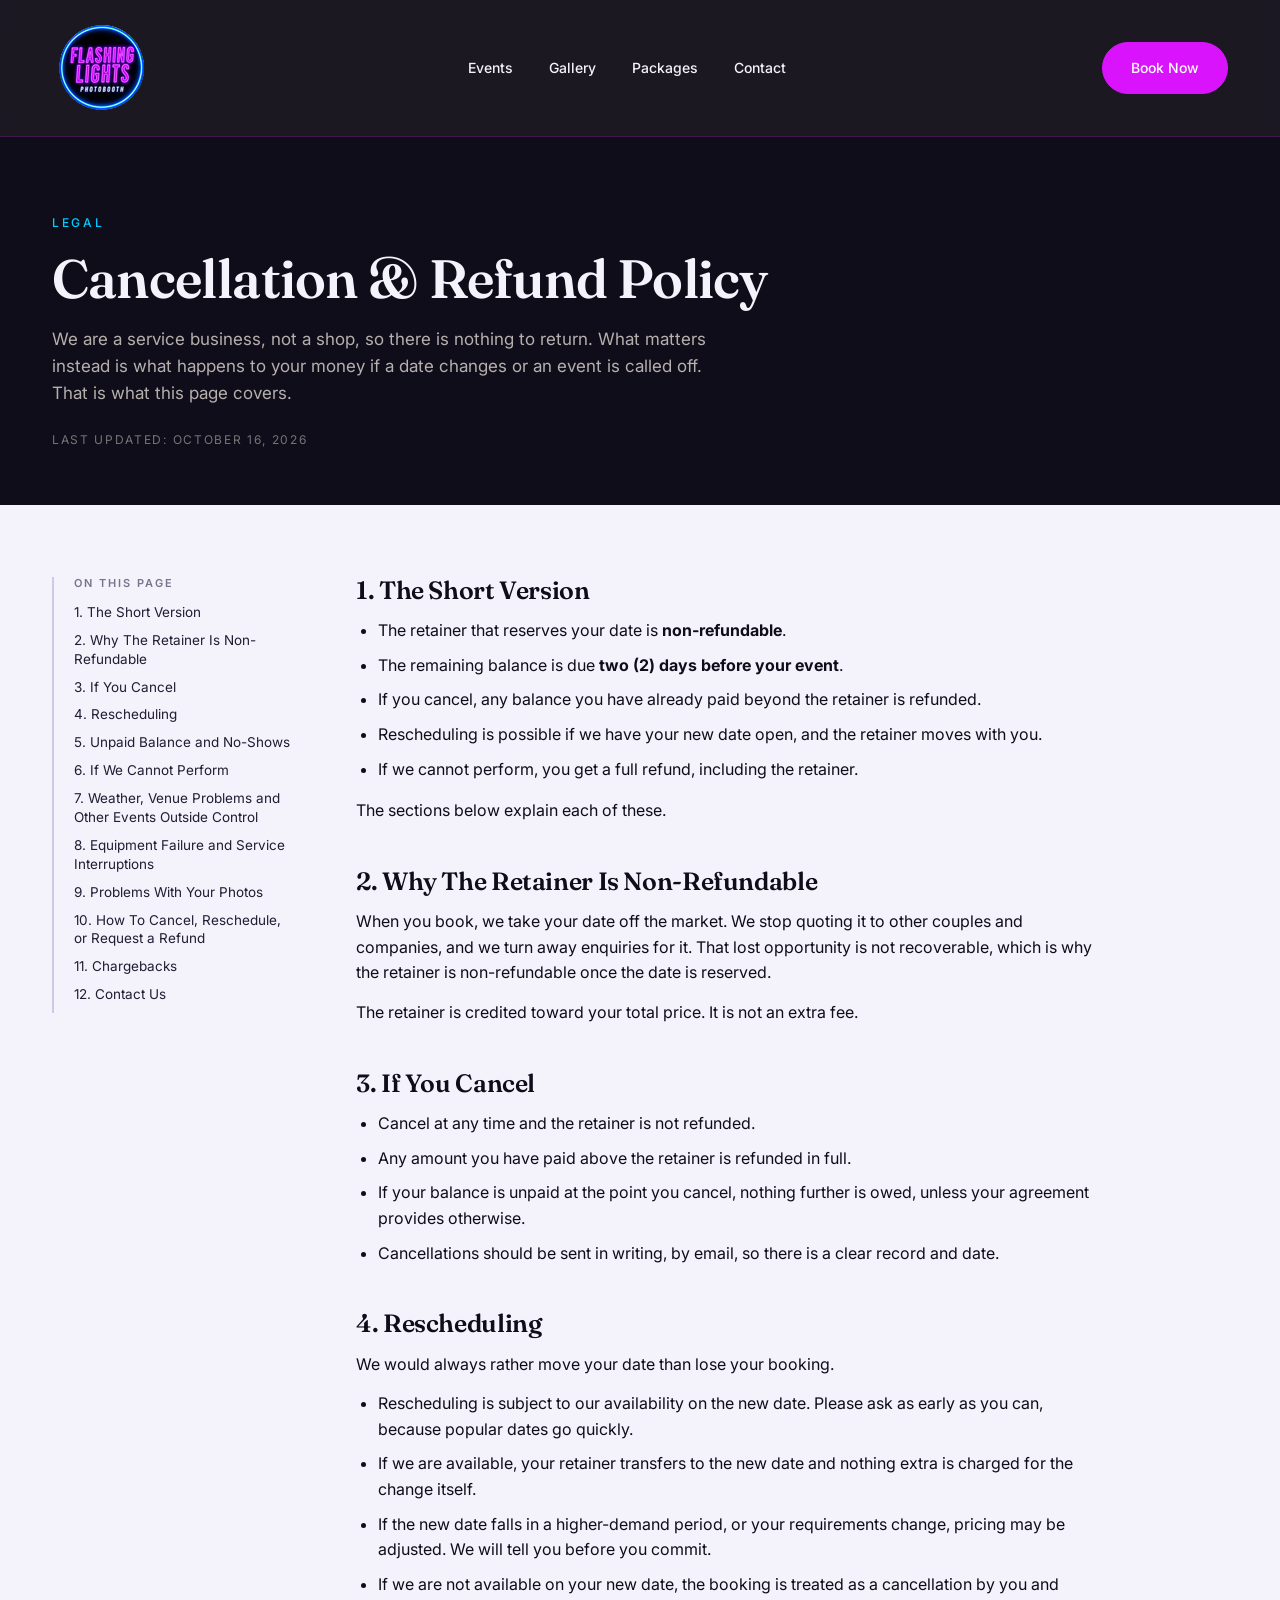
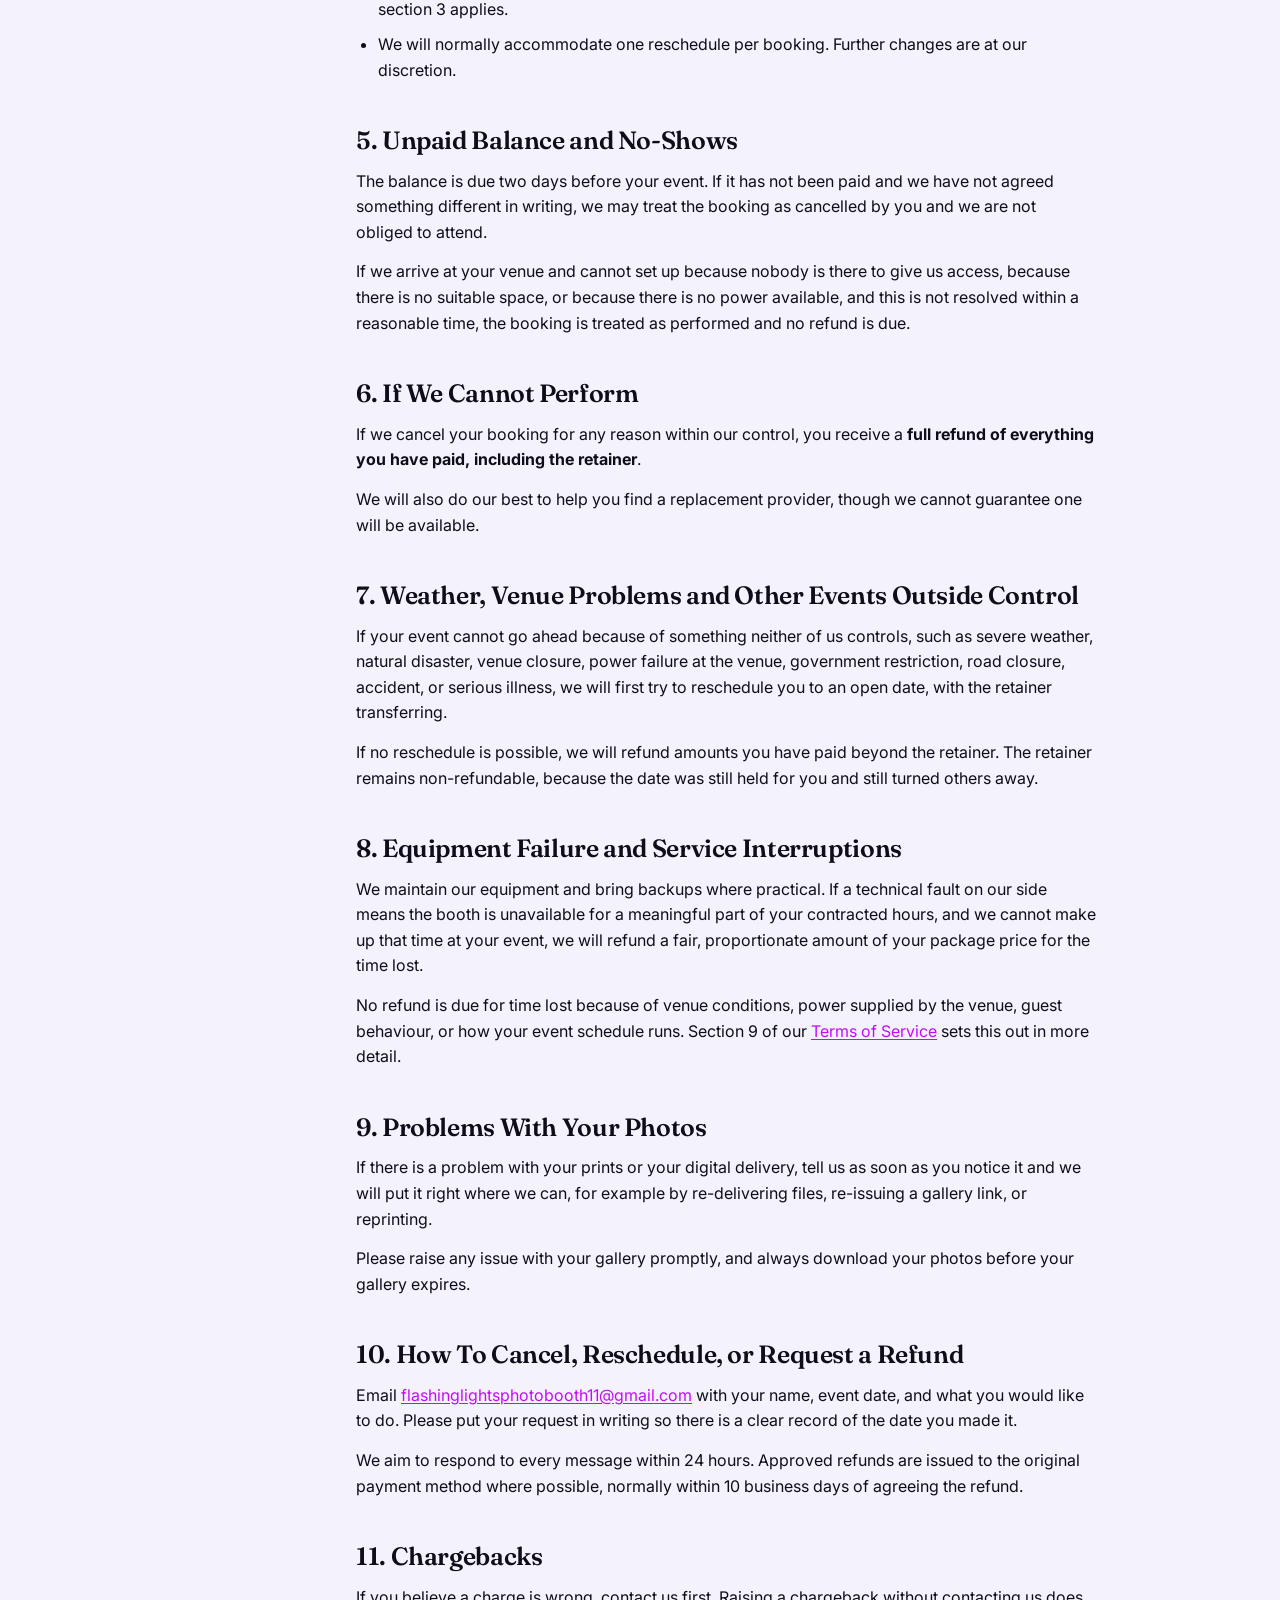
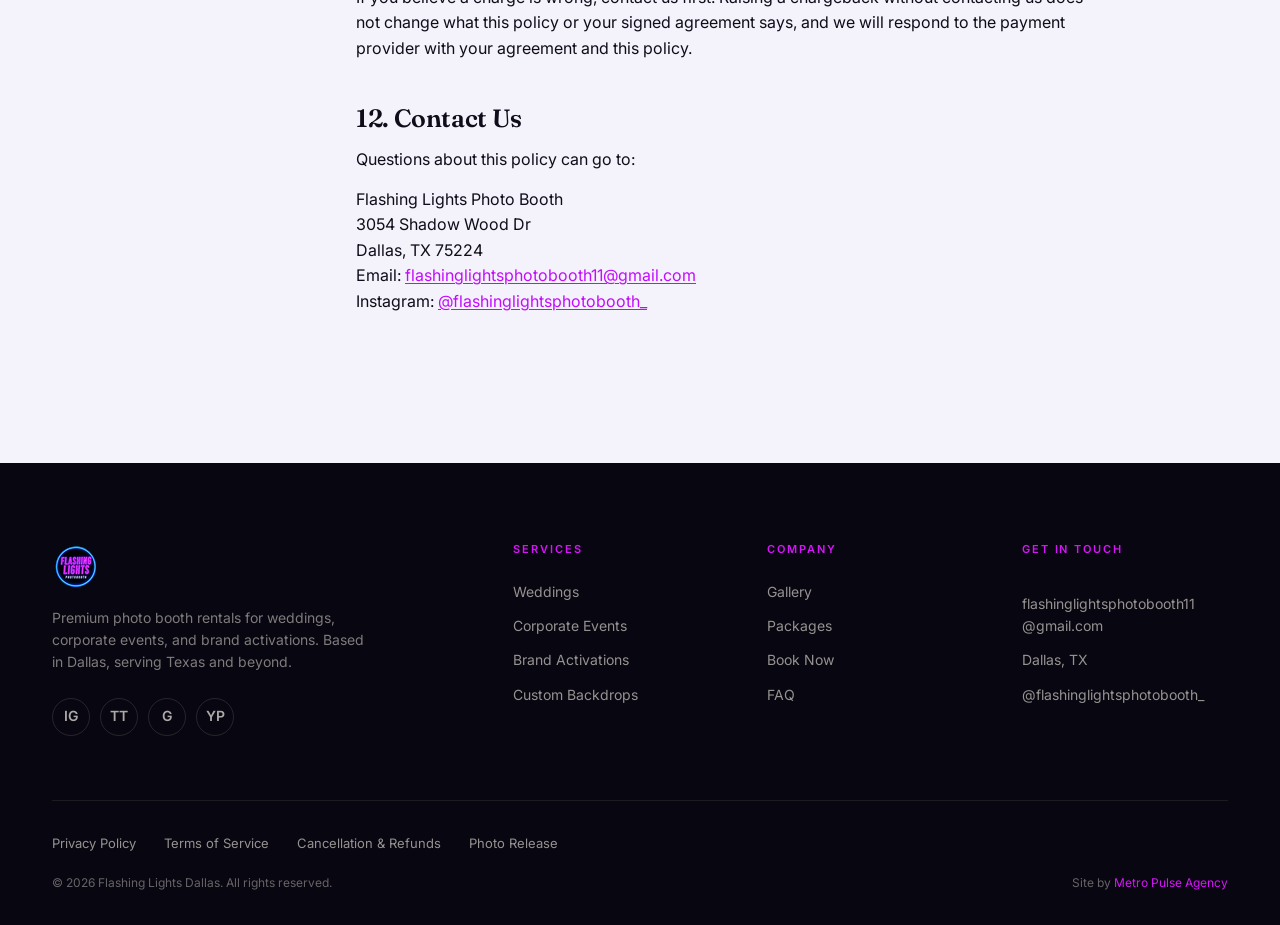
<file: cancellation-refunds.html>
<!DOCTYPE html>
<html lang="en">
<head>
<meta charset="UTF-8" />
<meta name="viewport" content="width=device-width, initial-scale=1.0" />
<title>Cancellation & Refund Policy | Flashing Lights Dallas</title>
<meta name="description" content="How cancellations, rescheduling, deposits, and refunds work for Flashing Lights Photo Booth bookings." />
<link rel="canonical" href="https://YOUR-DOMAIN.com/cancellation-refunds.html" />
<meta name="robots" content="index, follow" />
<meta name="theme-color" content="#100d1a" />

<meta property="og:type" content="article" />
<meta property="og:site_name" content="Flashing Lights Dallas" />
<meta property="og:title" content="Cancellation & Refund Policy | Flashing Lights Dallas" />
<meta property="og:description" content="How cancellations, rescheduling, deposits, and refunds work for Flashing Lights Photo Booth bookings." />
<meta property="og:url" content="https://YOUR-DOMAIN.com/cancellation-refunds.html" />
<meta property="og:image" content="https://YOUR-DOMAIN.com/assets/og-image.jpg" />
<meta property="og:image:width" content="1200" />
<meta property="og:image:height" content="630" />
<meta property="og:image:alt" content="Flashing Lights Photobooth neon logo" />

<meta name="twitter:card" content="summary_large_image" />
<meta name="twitter:title" content="Cancellation & Refund Policy | Flashing Lights Dallas" />
<meta name="twitter:description" content="How cancellations, rescheduling, deposits, and refunds work for Flashing Lights Photo Booth bookings." />
<meta name="twitter:image" content="https://YOUR-DOMAIN.com/assets/og-image.jpg" />

<link rel="icon" href="favicon.ico" sizes="any" />
<link rel="icon" type="image/png" sizes="32x32" href="favicon-32x32.png" />
<link rel="icon" type="image/png" sizes="16x16" href="favicon-16x16.png" />
<link rel="apple-touch-icon" href="apple-touch-icon.png" />
<link rel="preconnect" href="https://fonts.googleapis.com">
<link rel="preconnect" href="https://fonts.gstatic.com" crossorigin>
<link href="https://fonts.googleapis.com/css2?family=Fraunces:ital,opsz,wght@0,9..144,400;0,9..144,600;0,9..144,800;1,9..144,400&family=Inter:wght@300;400;500;600;700&display=swap" rel="stylesheet">
<link rel="stylesheet" href="style.css">
</head>
<body>

<nav class="nav">
  <div class="nav-inner">
    <a href="index.html" class="logo">
      <img src="assets/new-logo-main-100.png"
           srcset="assets/new-logo-main-100.png 1x, assets/new-logo-main-200.png 2x, assets/new-logo-main-300.png 3x"
           width="100" height="100"
           alt="Flashing Lights Dallas Photo Booth" class="logo-img">
    </a>
    <ul class="nav-links">
      <li><a href="index.html#weddings">Events</a></li>
      <li><a href="index.html#gallery">Gallery</a></li>
      <li><a href="index.html#packages">Packages</a></li>
      <li><a href="index.html#contact">Contact</a></li>
    </ul>
    <div class="nav-cta">
      <a href="index.html#contact" class="btn primary">Book Now</a>
    </div>
    <button class="nav-toggle" aria-label="Toggle menu" aria-expanded="false">
      <span></span><span></span><span></span>
    </button>
  </div>
</nav>

<section class="legal-hero">
  <div class="container">
    <span class="eyebrow">Legal</span>
    <h1>Cancellation &amp; Refund Policy</h1>
    <p class="legal-standfirst">We are a service business, not a shop, so there is nothing to return. What matters instead is what happens to your money if a date changes or an event is called off. That is what this page covers.</p>
    <p class="legal-updated">Last updated: October 16, 2026</p>
  </div>
</section>

<section class="legal-body">
  <div class="container">
    <div class="legal-layout">
      <aside class="legal-toc">
        <h4>On this page</h4>
        <ul>
          <li><a href="#summary">1. The Short Version</a></li>
          <li><a href="#retainer">2. Why The Retainer Is Non-Refundable</a></li>
          <li><a href="#client-cancels">3. If You Cancel</a></li>
          <li><a href="#reschedule">4. Rescheduling</a></li>
          <li><a href="#balance">5. Unpaid Balance and No-Shows</a></li>
          <li><a href="#we-cancel">6. If We Cannot Perform</a></li>
          <li><a href="#force-majeure">7. Weather, Venue Problems and Other Events Outside Control</a></li>
          <li><a href="#interruption">8. Equipment Failure and Service Interruptions</a></li>
          <li><a href="#delivery-issues">9. Problems With Your Photos</a></li>
          <li><a href="#how-to-request">10. How To Cancel, Reschedule, or Request a Refund</a></li>
          <li><a href="#chargebacks">11. Chargebacks</a></li>
          <li><a href="#contact">12. Contact Us</a></li>
        </ul>
      </aside>
      <div class="legal-content">
        <section class="legal-section" id="summary">
          <h2>1. The Short Version</h2>
          <ul class="legal-list">
            <li>The retainer that reserves your date is <strong>non-refundable</strong>.</li>
            <li>The remaining balance is due <strong>two (2) days before your event</strong>.</li>
            <li>If you cancel, any balance you have already paid beyond the retainer is refunded.</li>
            <li>Rescheduling is possible if we have your new date open, and the retainer moves with you.</li>
            <li>If we cannot perform, you get a full refund, including the retainer.</li>
          </ul>          <p>The sections below explain each of these.</p>
        </section>
        <section class="legal-section" id="retainer">
          <h2>2. Why The Retainer Is Non-Refundable</h2>
          <p>When you book, we take your date off the market. We stop quoting it to other couples and companies, and we turn away enquiries for it. That lost opportunity is not recoverable, which is why the retainer is non-refundable once the date is reserved.</p>          <p>The retainer is credited toward your total price. It is not an extra fee.</p>
        </section>
        <section class="legal-section" id="client-cancels">
          <h2>3. If You Cancel</h2>
          <ul class="legal-list">
            <li>Cancel at any time and the retainer is not refunded.</li>
            <li>Any amount you have paid above the retainer is refunded in full.</li>
            <li>If your balance is unpaid at the point you cancel, nothing further is owed, unless your agreement provides otherwise.</li>
            <li>Cancellations should be sent in writing, by email, so there is a clear record and date.</li>
          </ul>
        </section>
        <section class="legal-section" id="reschedule">
          <h2>4. Rescheduling</h2>
          <p>We would always rather move your date than lose your booking.</p>          <ul class="legal-list">
            <li>Rescheduling is subject to our availability on the new date. Please ask as early as you can, because popular dates go quickly.</li>
            <li>If we are available, your retainer transfers to the new date and nothing extra is charged for the change itself.</li>
            <li>If the new date falls in a higher-demand period, or your requirements change, pricing may be adjusted. We will tell you before you commit.</li>
            <li>If we are not available on your new date, the booking is treated as a cancellation by you and section 3 applies.</li>
            <li>We will normally accommodate one reschedule per booking. Further changes are at our discretion.</li>
          </ul>
        </section>
        <section class="legal-section" id="balance">
          <h2>5. Unpaid Balance and No-Shows</h2>
          <p>The balance is due two days before your event. If it has not been paid and we have not agreed something different in writing, we may treat the booking as cancelled by you and we are not obliged to attend.</p>          <p>If we arrive at your venue and cannot set up because nobody is there to give us access, because there is no suitable space, or because there is no power available, and this is not resolved within a reasonable time, the booking is treated as performed and no refund is due.</p>
        </section>
        <section class="legal-section" id="we-cancel">
          <h2>6. If We Cannot Perform</h2>
          <p>If we cancel your booking for any reason within our control, you receive a <strong>full refund of everything you have paid, including the retainer</strong>.</p>          <p>We will also do our best to help you find a replacement provider, though we cannot guarantee one will be available.</p>
        </section>
        <section class="legal-section" id="force-majeure">
          <h2>7. Weather, Venue Problems and Other Events Outside Control</h2>
          <p>If your event cannot go ahead because of something neither of us controls, such as severe weather, natural disaster, venue closure, power failure at the venue, government restriction, road closure, accident, or serious illness, we will first try to reschedule you to an open date, with the retainer transferring.</p>          <p>If no reschedule is possible, we will refund amounts you have paid beyond the retainer. The retainer remains non-refundable, because the date was still held for you and still turned others away.</p>
        </section>
        <section class="legal-section" id="interruption">
          <h2>8. Equipment Failure and Service Interruptions</h2>
          <p>We maintain our equipment and bring backups where practical. If a technical fault on our side means the booth is unavailable for a meaningful part of your contracted hours, and we cannot make up that time at your event, we will refund a fair, proportionate amount of your package price for the time lost.</p>          <p>No refund is due for time lost because of venue conditions, power supplied by the venue, guest behaviour, or how your event schedule runs. Section 9 of our <a href="terms.html">Terms of Service</a> sets this out in more detail.</p>
        </section>
        <section class="legal-section" id="delivery-issues">
          <h2>9. Problems With Your Photos</h2>
          <p>If there is a problem with your prints or your digital delivery, tell us as soon as you notice it and we will put it right where we can, for example by re-delivering files, re-issuing a gallery link, or reprinting.</p>          <p>Please raise any issue with your gallery promptly, and always download your photos before your gallery expires.</p>
        </section>
        <section class="legal-section" id="how-to-request">
          <h2>10. How To Cancel, Reschedule, or Request a Refund</h2>
          <p>Email <a href="mailto:flashinglightsphotobooth11@gmail.com">flashinglightsphotobooth11@gmail.com</a> with your name, event date, and what you would like to do. Please put your request in writing so there is a clear record of the date you made it.</p>          <p>We aim to respond to every message within 24 hours. Approved refunds are issued to the original payment method where possible, normally within 10 business days of agreeing the refund.</p>
        </section>
        <section class="legal-section" id="chargebacks">
          <h2>11. Chargebacks</h2>
          <p>If you believe a charge is wrong, contact us first. Raising a chargeback without contacting us does not change what this policy or your signed agreement says, and we will respond to the payment provider with your agreement and this policy.</p>
        </section>
        <section class="legal-section" id="contact">
          <h2>12. Contact Us</h2>
          <p>Questions about this policy can go to:</p>          <p>Flashing Lights Photo Booth<br>3054 Shadow Wood Dr<br>Dallas, TX 75224<br>Email: <a href="mailto:flashinglightsphotobooth11@gmail.com">flashinglightsphotobooth11@gmail.com</a><br>Instagram: <a href="https://www.instagram.com/flashinglightsphotobooth_" target="_blank">@flashinglightsphotobooth_</a></p>
        </section>
      </div>
    </div>
  </div>
</section>

<footer>
  <div class="container">
    <div class="footer-grid">
      <div class="brand-block">
        <div class="logo"><img src="assets/new-logo-main-48.png" srcset="assets/new-logo-main-48.png 1x, assets/new-logo-main-96.png 2x, assets/new-logo-main-144.png 3x" width="48" height="48" alt="Flashing Lights Dallas Photo Booth" class="logo-img"></div>
        <p>Premium photo booth rentals for weddings, corporate events, and brand activations. Based in Dallas, serving Texas and beyond.</p>
        <div class="social-row">
          <a href="https://www.instagram.com/flashinglightsphotobooth_" target="_blank" class="social-link">IG</a>
          <a href="#" class="social-link">TT</a>
          <a href="https://www.google.com/search?q=Flashing+Lights+Photo+Booth+Dallas" target="_blank" class="social-link">G</a>
          <a href="#" class="social-link">YP</a>
        </div>
      </div>
      <div>
        <h4>Services</h4>
        <ul><li><a href="index.html#weddings">Weddings</a></li><li><a href="index.html#corporate">Corporate Events</a></li><li><a href="index.html#corporate">Brand Activations</a></li><li><a href="index.html#services">Custom Backdrops</a></li></ul>
      </div>
      <div>
        <h4>Company</h4>
        <ul><li><a href="index.html#gallery">Gallery</a></li><li><a href="index.html#packages">Packages</a></li><li><a href="index.html#contact">Book Now</a></li><li><a href="index.html#faq">FAQ</a></li></ul>
      </div>
      <div>
        <h4>Get In Touch</h4>
        <ul><li></li><li><a href="mailto:flashinglightsphotobooth11@gmail.com">flashinglightsphotobooth11<br>@gmail.com</a></li><li>Dallas, TX</li><li><a href="https://www.instagram.com/flashinglightsphotobooth_" target="_blank">@flashinglightsphotobooth_</a></li></ul>
      </div>
    </div>
    <nav class="footer-legal" aria-label="Legal">
      <a href="privacy.html">Privacy Policy</a>
      <a href="terms.html">Terms of Service</a>
      <a href="cancellation-refunds.html">Cancellation &amp; Refunds</a>
      <a href="photo-release.html">Photo Release</a>
    </nav>
    <div class="footer-bottom">
      <span>&copy; 2026 Flashing Lights Dallas. All rights reserved.</span>
      <span>Site by <a href="#" style="color: var(--magenta);">Metro Pulse Agency</a></span>
    </div>
  </div>
</footer>

<script src="app.js"></script>
</body>
</html>
</file>
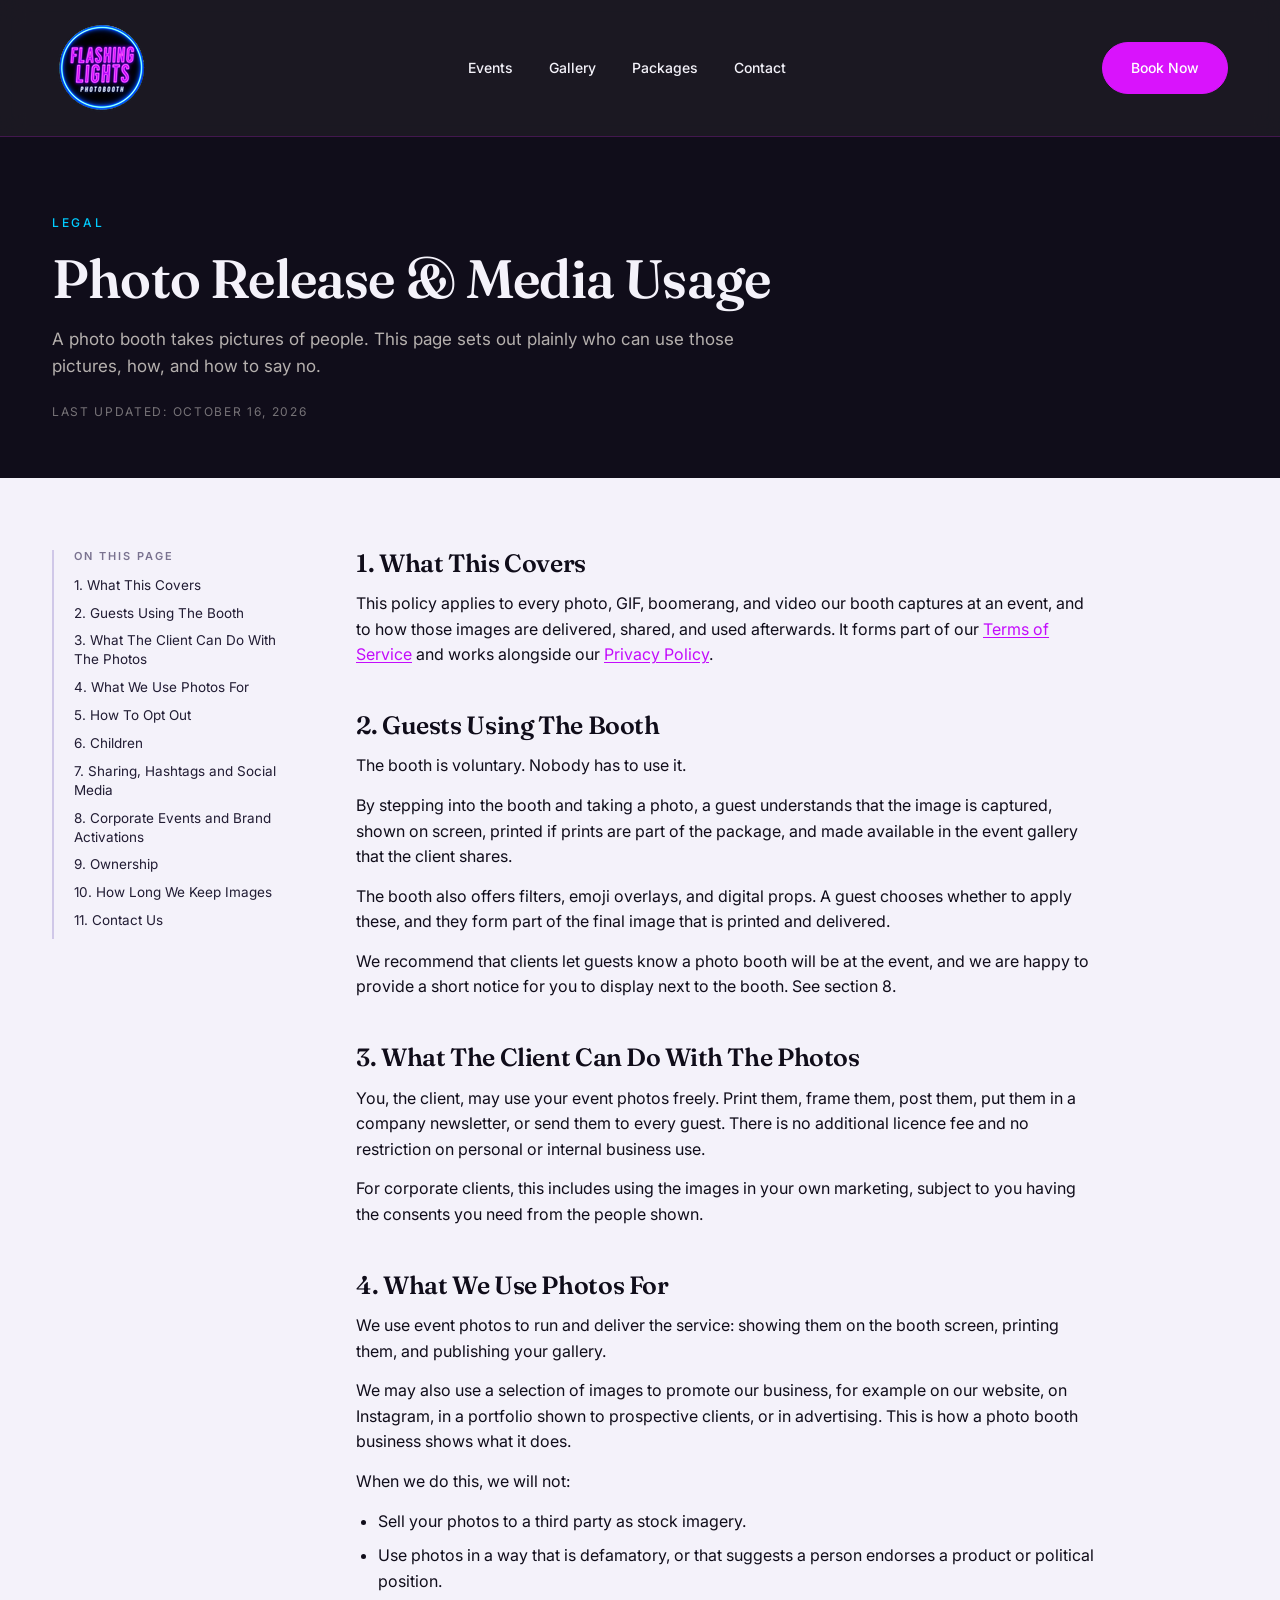
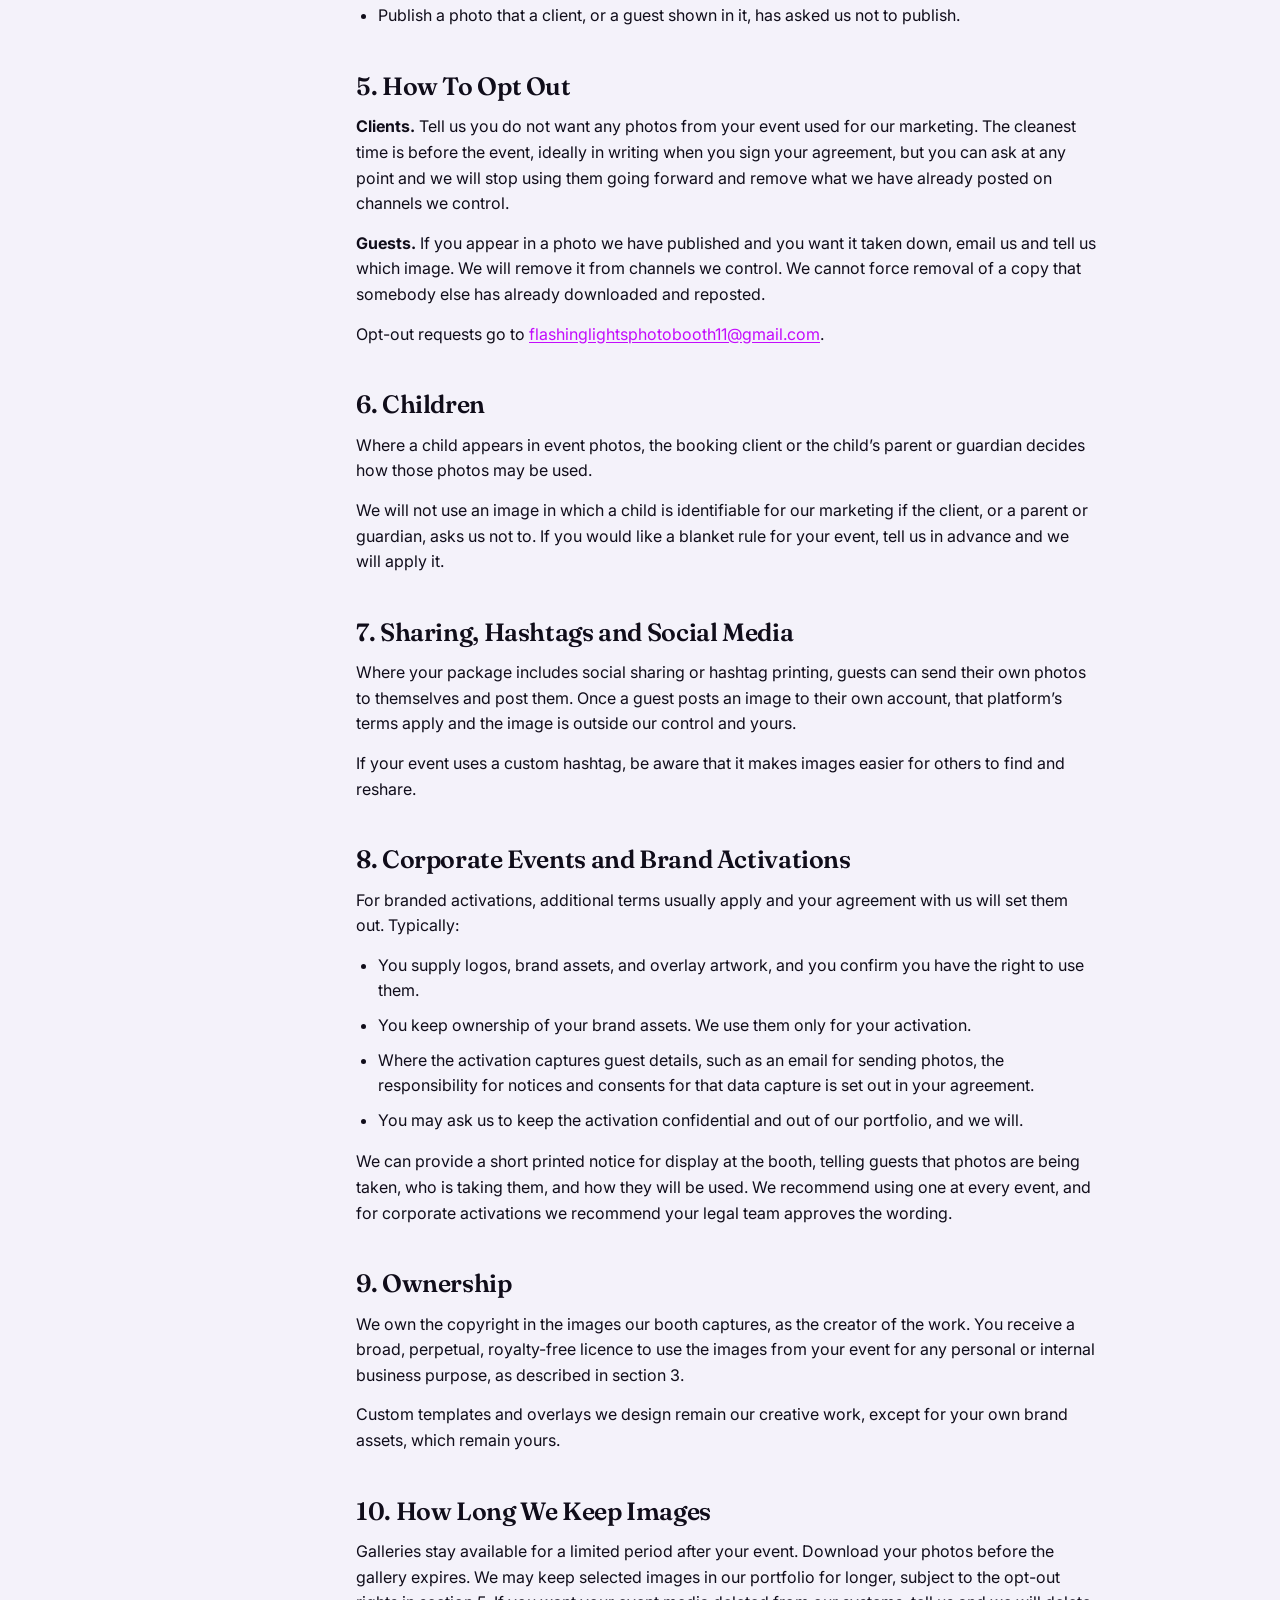
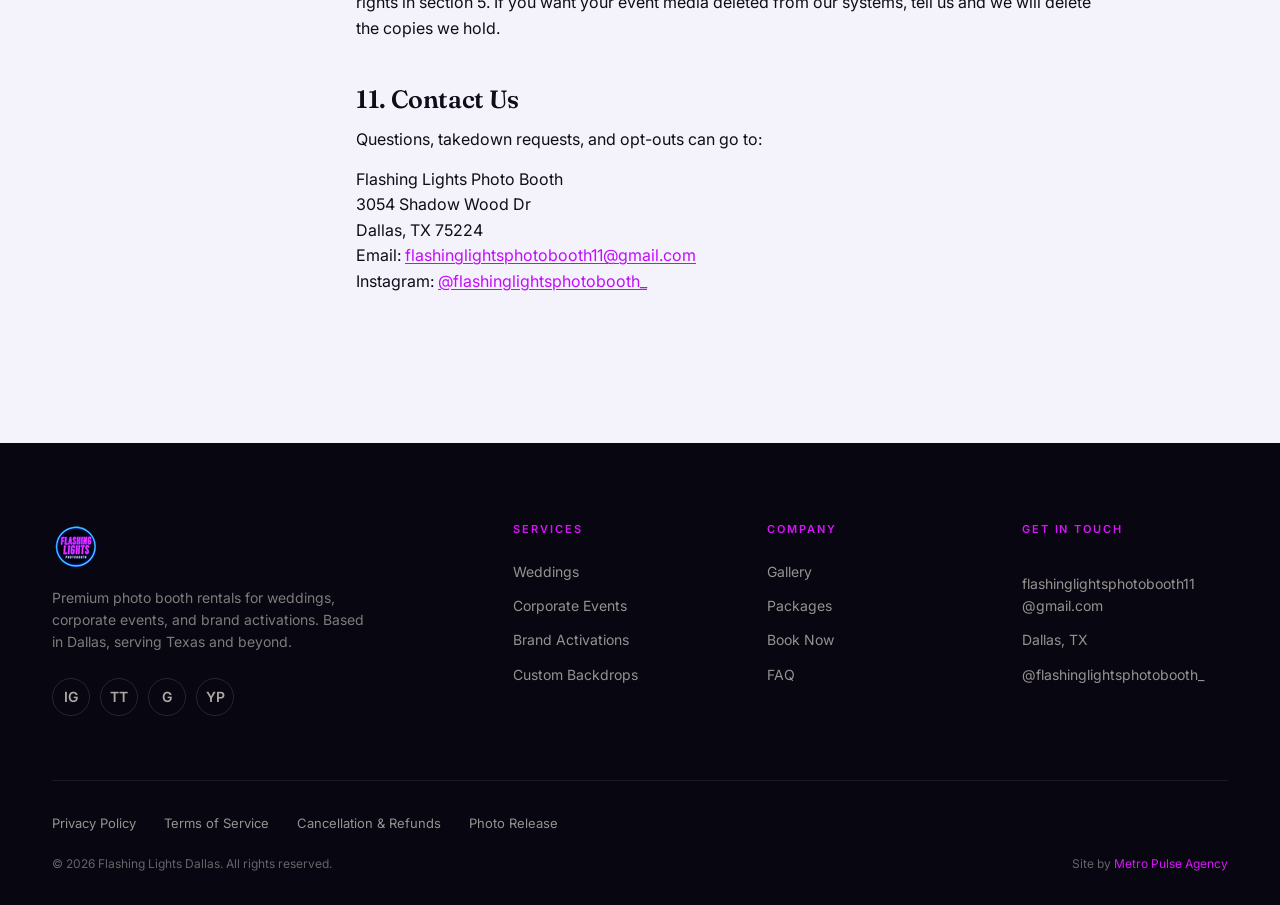
<file: photo-release.html>
<!DOCTYPE html>
<html lang="en">
<head>
<meta charset="UTF-8" />
<meta name="viewport" content="width=device-width, initial-scale=1.0" />
<title>Photo Release & Media Usage | Flashing Lights Dallas</title>
<meta name="description" content="How Flashing Lights Photo Booth uses event photos, how guests can opt out, and who owns what." />
<link rel="canonical" href="https://YOUR-DOMAIN.com/photo-release.html" />
<meta name="robots" content="index, follow" />
<meta name="theme-color" content="#100d1a" />

<meta property="og:type" content="article" />
<meta property="og:site_name" content="Flashing Lights Dallas" />
<meta property="og:title" content="Photo Release & Media Usage | Flashing Lights Dallas" />
<meta property="og:description" content="How Flashing Lights Photo Booth uses event photos, how guests can opt out, and who owns what." />
<meta property="og:url" content="https://YOUR-DOMAIN.com/photo-release.html" />
<meta property="og:image" content="https://YOUR-DOMAIN.com/assets/og-image.jpg" />
<meta property="og:image:width" content="1200" />
<meta property="og:image:height" content="630" />
<meta property="og:image:alt" content="Flashing Lights Photobooth neon logo" />

<meta name="twitter:card" content="summary_large_image" />
<meta name="twitter:title" content="Photo Release & Media Usage | Flashing Lights Dallas" />
<meta name="twitter:description" content="How Flashing Lights Photo Booth uses event photos, how guests can opt out, and who owns what." />
<meta name="twitter:image" content="https://YOUR-DOMAIN.com/assets/og-image.jpg" />

<link rel="icon" href="favicon.ico" sizes="any" />
<link rel="icon" type="image/png" sizes="32x32" href="favicon-32x32.png" />
<link rel="icon" type="image/png" sizes="16x16" href="favicon-16x16.png" />
<link rel="apple-touch-icon" href="apple-touch-icon.png" />
<link rel="preconnect" href="https://fonts.googleapis.com">
<link rel="preconnect" href="https://fonts.gstatic.com" crossorigin>
<link href="https://fonts.googleapis.com/css2?family=Fraunces:ital,opsz,wght@0,9..144,400;0,9..144,600;0,9..144,800;1,9..144,400&family=Inter:wght@300;400;500;600;700&display=swap" rel="stylesheet">
<link rel="stylesheet" href="style.css">
</head>
<body>

<nav class="nav">
  <div class="nav-inner">
    <a href="index.html" class="logo">
      <img src="assets/new-logo-main-100.png"
           srcset="assets/new-logo-main-100.png 1x, assets/new-logo-main-200.png 2x, assets/new-logo-main-300.png 3x"
           width="100" height="100"
           alt="Flashing Lights Dallas Photo Booth" class="logo-img">
    </a>
    <ul class="nav-links">
      <li><a href="index.html#weddings">Events</a></li>
      <li><a href="index.html#gallery">Gallery</a></li>
      <li><a href="index.html#packages">Packages</a></li>
      <li><a href="index.html#contact">Contact</a></li>
    </ul>
    <div class="nav-cta">
      <a href="index.html#contact" class="btn primary">Book Now</a>
    </div>
    <button class="nav-toggle" aria-label="Toggle menu" aria-expanded="false">
      <span></span><span></span><span></span>
    </button>
  </div>
</nav>

<section class="legal-hero">
  <div class="container">
    <span class="eyebrow">Legal</span>
    <h1>Photo Release &amp; Media Usage</h1>
    <p class="legal-standfirst">A photo booth takes pictures of people. This page sets out plainly who can use those pictures, how, and how to say no.</p>
    <p class="legal-updated">Last updated: October 16, 2026</p>
  </div>
</section>

<section class="legal-body">
  <div class="container">
    <div class="legal-layout">
      <aside class="legal-toc">
        <h4>On this page</h4>
        <ul>
          <li><a href="#scope">1. What This Covers</a></li>
          <li><a href="#guests">2. Guests Using The Booth</a></li>
          <li><a href="#client-use">3. What The Client Can Do With The Photos</a></li>
          <li><a href="#our-use">4. What We Use Photos For</a></li>
          <li><a href="#opt-out">5. How To Opt Out</a></li>
          <li><a href="#minors">6. Children</a></li>
          <li><a href="#sharing">7. Sharing, Hashtags and Social Media</a></li>
          <li><a href="#corporate">8. Corporate Events and Brand Activations</a></li>
          <li><a href="#ownership">9. Ownership</a></li>
          <li><a href="#retention">10. How Long We Keep Images</a></li>
          <li><a href="#contact">11. Contact Us</a></li>
        </ul>
      </aside>
      <div class="legal-content">
        <section class="legal-section" id="scope">
          <h2>1. What This Covers</h2>
          <p>This policy applies to every photo, GIF, boomerang, and video our booth captures at an event, and to how those images are delivered, shared, and used afterwards. It forms part of our <a href="terms.html">Terms of Service</a> and works alongside our <a href="privacy.html">Privacy Policy</a>.</p>
        </section>
        <section class="legal-section" id="guests">
          <h2>2. Guests Using The Booth</h2>
          <p>The booth is voluntary. Nobody has to use it.</p>          <p>By stepping into the booth and taking a photo, a guest understands that the image is captured, shown on screen, printed if prints are part of the package, and made available in the event gallery that the client shares.</p>
          <p>The booth also offers filters, emoji overlays, and digital props. A guest chooses whether to apply these, and they form part of the final image that is printed and delivered.</p>          <p>We recommend that clients let guests know a photo booth will be at the event, and we are happy to provide a short notice for you to display next to the booth. See section 8.</p>
        </section>
        <section class="legal-section" id="client-use">
          <h2>3. What The Client Can Do With The Photos</h2>
          <p>You, the client, may use your event photos freely. Print them, frame them, post them, put them in a company newsletter, or send them to every guest. There is no additional licence fee and no restriction on personal or internal business use.</p>          <p>For corporate clients, this includes using the images in your own marketing, subject to you having the consents you need from the people shown.</p>
        </section>
        <section class="legal-section" id="our-use">
          <h2>4. What We Use Photos For</h2>
          <p>We use event photos to run and deliver the service: showing them on the booth screen, printing them, and publishing your gallery.</p>          <p>We may also use a selection of images to promote our business, for example on our website, on Instagram, in a portfolio shown to prospective clients, or in advertising. This is how a photo booth business shows what it does.</p>          <p>When we do this, we will not:</p>          <ul class="legal-list">
            <li>Sell your photos to a third party as stock imagery.</li>
            <li>Use photos in a way that is defamatory, or that suggests a person endorses a product or political position.</li>
            <li>Publish a photo that a client, or a guest shown in it, has asked us not to publish.</li>
          </ul>
        </section>
        <section class="legal-section" id="opt-out">
          <h2>5. How To Opt Out</h2>
          <p><strong>Clients.</strong> Tell us you do not want any photos from your event used for our marketing. The cleanest time is before the event, ideally in writing when you sign your agreement, but you can ask at any point and we will stop using them going forward and remove what we have already posted on channels we control.</p>          <p><strong>Guests.</strong> If you appear in a photo we have published and you want it taken down, email us and tell us which image. We will remove it from channels we control. We cannot force removal of a copy that somebody else has already downloaded and reposted.</p>          <p>Opt-out requests go to <a href="mailto:flashinglightsphotobooth11@gmail.com">flashinglightsphotobooth11@gmail.com</a>.</p>
        </section>
        <section class="legal-section" id="minors">
          <h2>6. Children</h2>
          <p>Where a child appears in event photos, the booking client or the child’s parent or guardian decides how those photos may be used.</p>          <p>We will not use an image in which a child is identifiable for our marketing if the client, or a parent or guardian, asks us not to. If you would like a blanket rule for your event, tell us in advance and we will apply it.</p>
        </section>
        <section class="legal-section" id="sharing">
          <h2>7. Sharing, Hashtags and Social Media</h2>
          <p>Where your package includes social sharing or hashtag printing, guests can send their own photos to themselves and post them. Once a guest posts an image to their own account, that platform’s terms apply and the image is outside our control and yours.</p>          <p>If your event uses a custom hashtag, be aware that it makes images easier for others to find and reshare.</p>
        </section>
        <section class="legal-section" id="corporate">
          <h2>8. Corporate Events and Brand Activations</h2>
          <p>For branded activations, additional terms usually apply and your agreement with us will set them out. Typically:</p>          <ul class="legal-list">
            <li>You supply logos, brand assets, and overlay artwork, and you confirm you have the right to use them.</li>
            <li>You keep ownership of your brand assets. We use them only for your activation.</li>
            <li>Where the activation captures guest details, such as an email for sending photos, the responsibility for notices and consents for that data capture is set out in your agreement.</li>
            <li>You may ask us to keep the activation confidential and out of our portfolio, and we will.</li>
          </ul>          <p>We can provide a short printed notice for display at the booth, telling guests that photos are being taken, who is taking them, and how they will be used. We recommend using one at every event, and for corporate activations we recommend your legal team approves the wording.</p>
        </section>
        <section class="legal-section" id="ownership">
          <h2>9. Ownership</h2>
          <p>We own the copyright in the images our booth captures, as the creator of the work. You receive a broad, perpetual, royalty-free licence to use the images from your event for any personal or internal business purpose, as described in section 3.</p>          <p>Custom templates and overlays we design remain our creative work, except for your own brand assets, which remain yours.</p>
        </section>
        <section class="legal-section" id="retention">
          <h2>10. How Long We Keep Images</h2>
          <p>Galleries stay available for a limited period after your event. Download your photos before the gallery expires. We may keep selected images in our portfolio for longer, subject to the opt-out rights in section 5. If you want your event media deleted from our systems, tell us and we will delete the copies we hold.</p>
        </section>
        <section class="legal-section" id="contact">
          <h2>11. Contact Us</h2>
          <p>Questions, takedown requests, and opt-outs can go to:</p>          <p>Flashing Lights Photo Booth<br>3054 Shadow Wood Dr<br>Dallas, TX 75224<br>Email: <a href="mailto:flashinglightsphotobooth11@gmail.com">flashinglightsphotobooth11@gmail.com</a><br>Instagram: <a href="https://www.instagram.com/flashinglightsphotobooth_" target="_blank">@flashinglightsphotobooth_</a></p>
        </section>
      </div>
    </div>
  </div>
</section>

<footer>
  <div class="container">
    <div class="footer-grid">
      <div class="brand-block">
        <div class="logo"><img src="assets/new-logo-main-48.png" srcset="assets/new-logo-main-48.png 1x, assets/new-logo-main-96.png 2x, assets/new-logo-main-144.png 3x" width="48" height="48" alt="Flashing Lights Dallas Photo Booth" class="logo-img"></div>
        <p>Premium photo booth rentals for weddings, corporate events, and brand activations. Based in Dallas, serving Texas and beyond.</p>
        <div class="social-row">
          <a href="https://www.instagram.com/flashinglightsphotobooth_" target="_blank" class="social-link">IG</a>
          <a href="#" class="social-link">TT</a>
          <a href="https://www.google.com/search?q=Flashing+Lights+Photo+Booth+Dallas" target="_blank" class="social-link">G</a>
          <a href="#" class="social-link">YP</a>
        </div>
      </div>
      <div>
        <h4>Services</h4>
        <ul><li><a href="index.html#weddings">Weddings</a></li><li><a href="index.html#corporate">Corporate Events</a></li><li><a href="index.html#corporate">Brand Activations</a></li><li><a href="index.html#services">Custom Backdrops</a></li></ul>
      </div>
      <div>
        <h4>Company</h4>
        <ul><li><a href="index.html#gallery">Gallery</a></li><li><a href="index.html#packages">Packages</a></li><li><a href="index.html#contact">Book Now</a></li><li><a href="index.html#faq">FAQ</a></li></ul>
      </div>
      <div>
        <h4>Get In Touch</h4>
        <ul><li></li><li><a href="mailto:flashinglightsphotobooth11@gmail.com">flashinglightsphotobooth11<br>@gmail.com</a></li><li>Dallas, TX</li><li><a href="https://www.instagram.com/flashinglightsphotobooth_" target="_blank">@flashinglightsphotobooth_</a></li></ul>
      </div>
    </div>
    <nav class="footer-legal" aria-label="Legal">
      <a href="privacy.html">Privacy Policy</a>
      <a href="terms.html">Terms of Service</a>
      <a href="cancellation-refunds.html">Cancellation &amp; Refunds</a>
      <a href="photo-release.html">Photo Release</a>
    </nav>
    <div class="footer-bottom">
      <span>&copy; 2026 Flashing Lights Dallas. All rights reserved.</span>
      <span>Site by <a href="#" style="color: var(--magenta);">Metro Pulse Agency</a></span>
    </div>
  </div>
</footer>

<script src="app.js"></script>
</body>
</html>
</file>
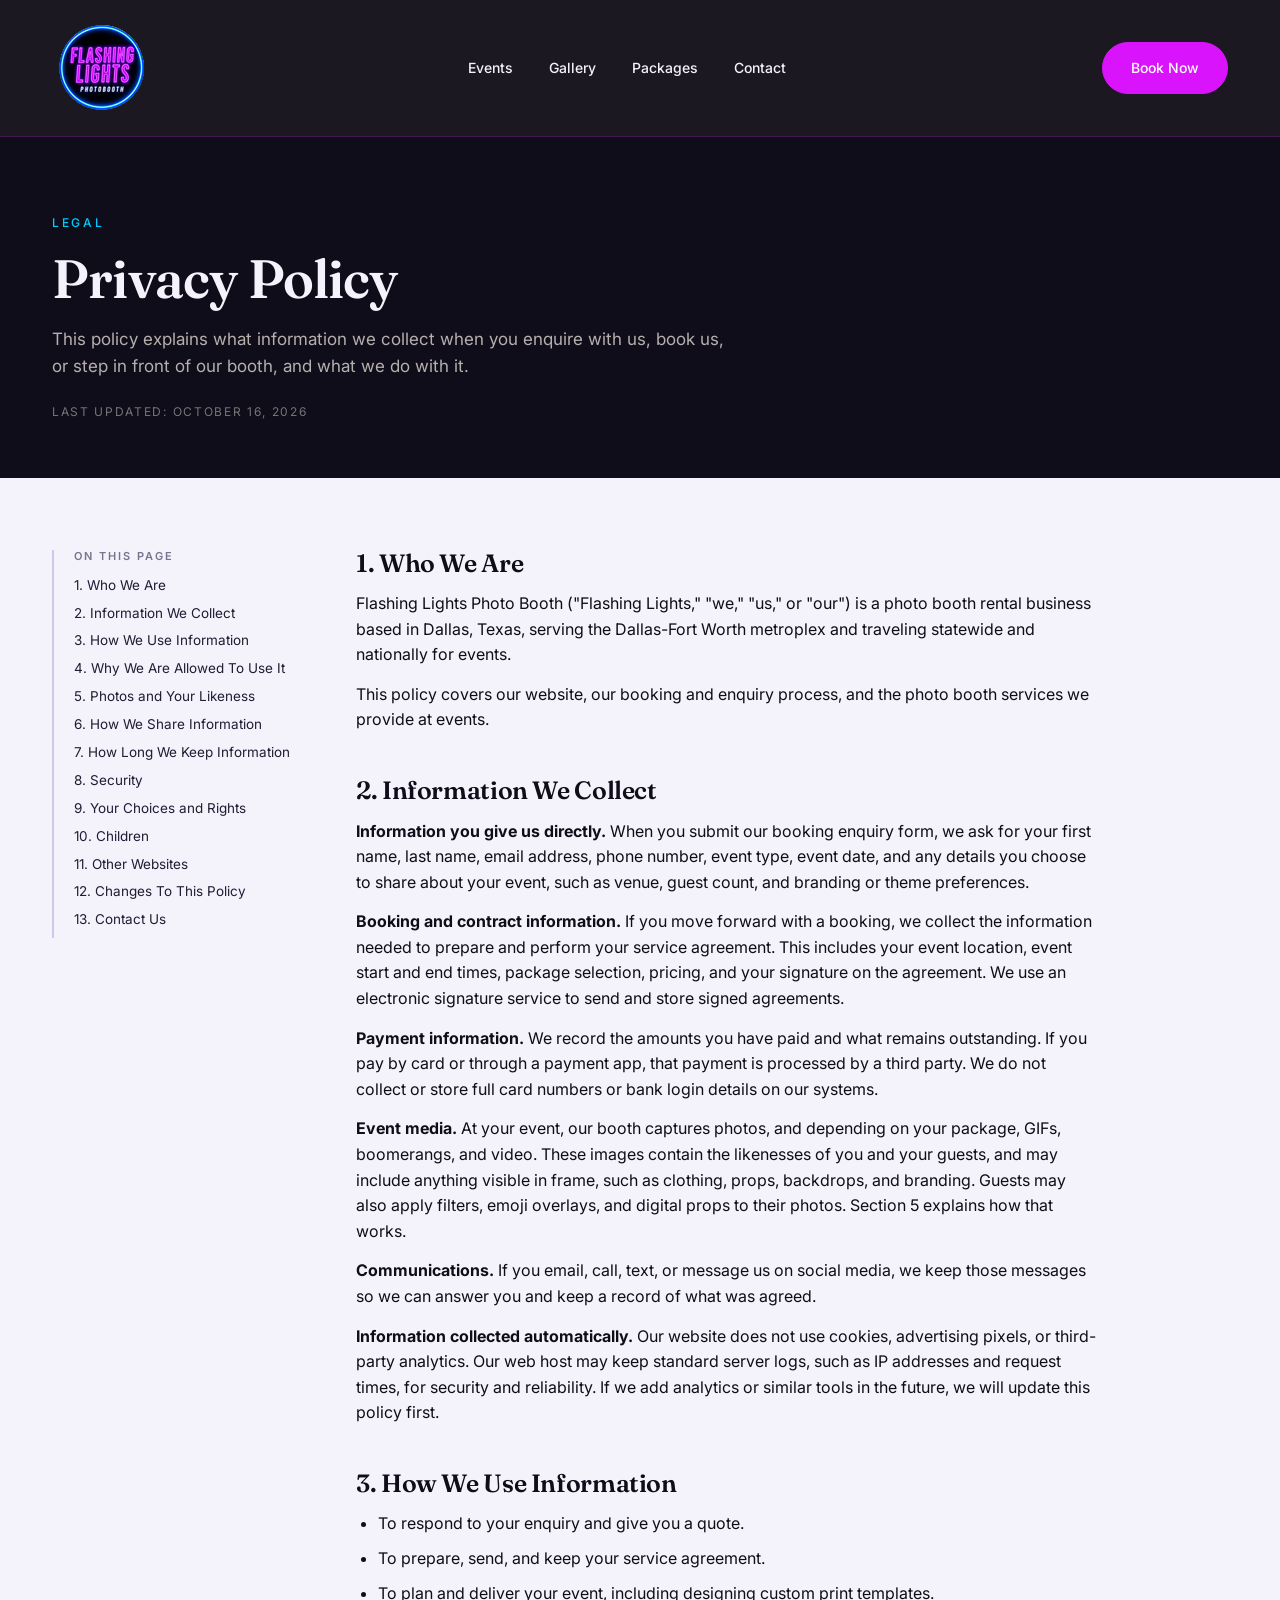
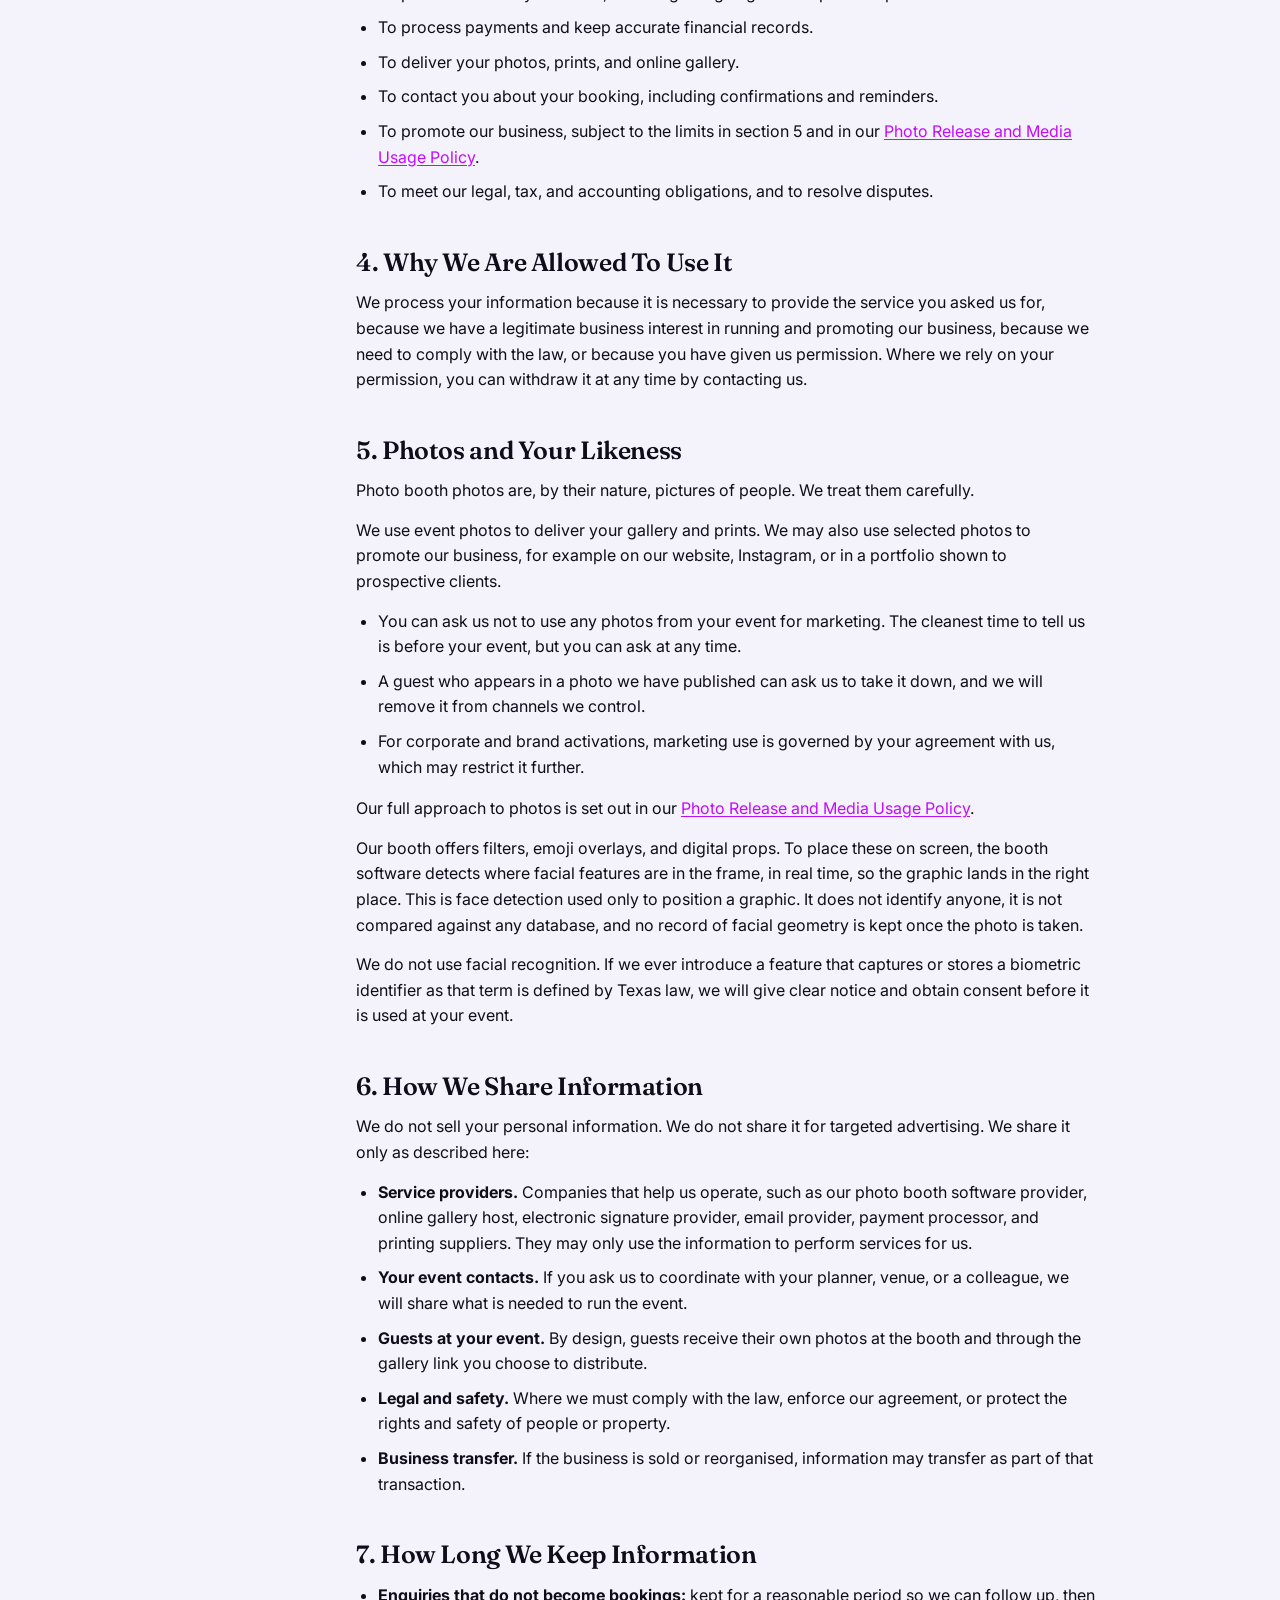
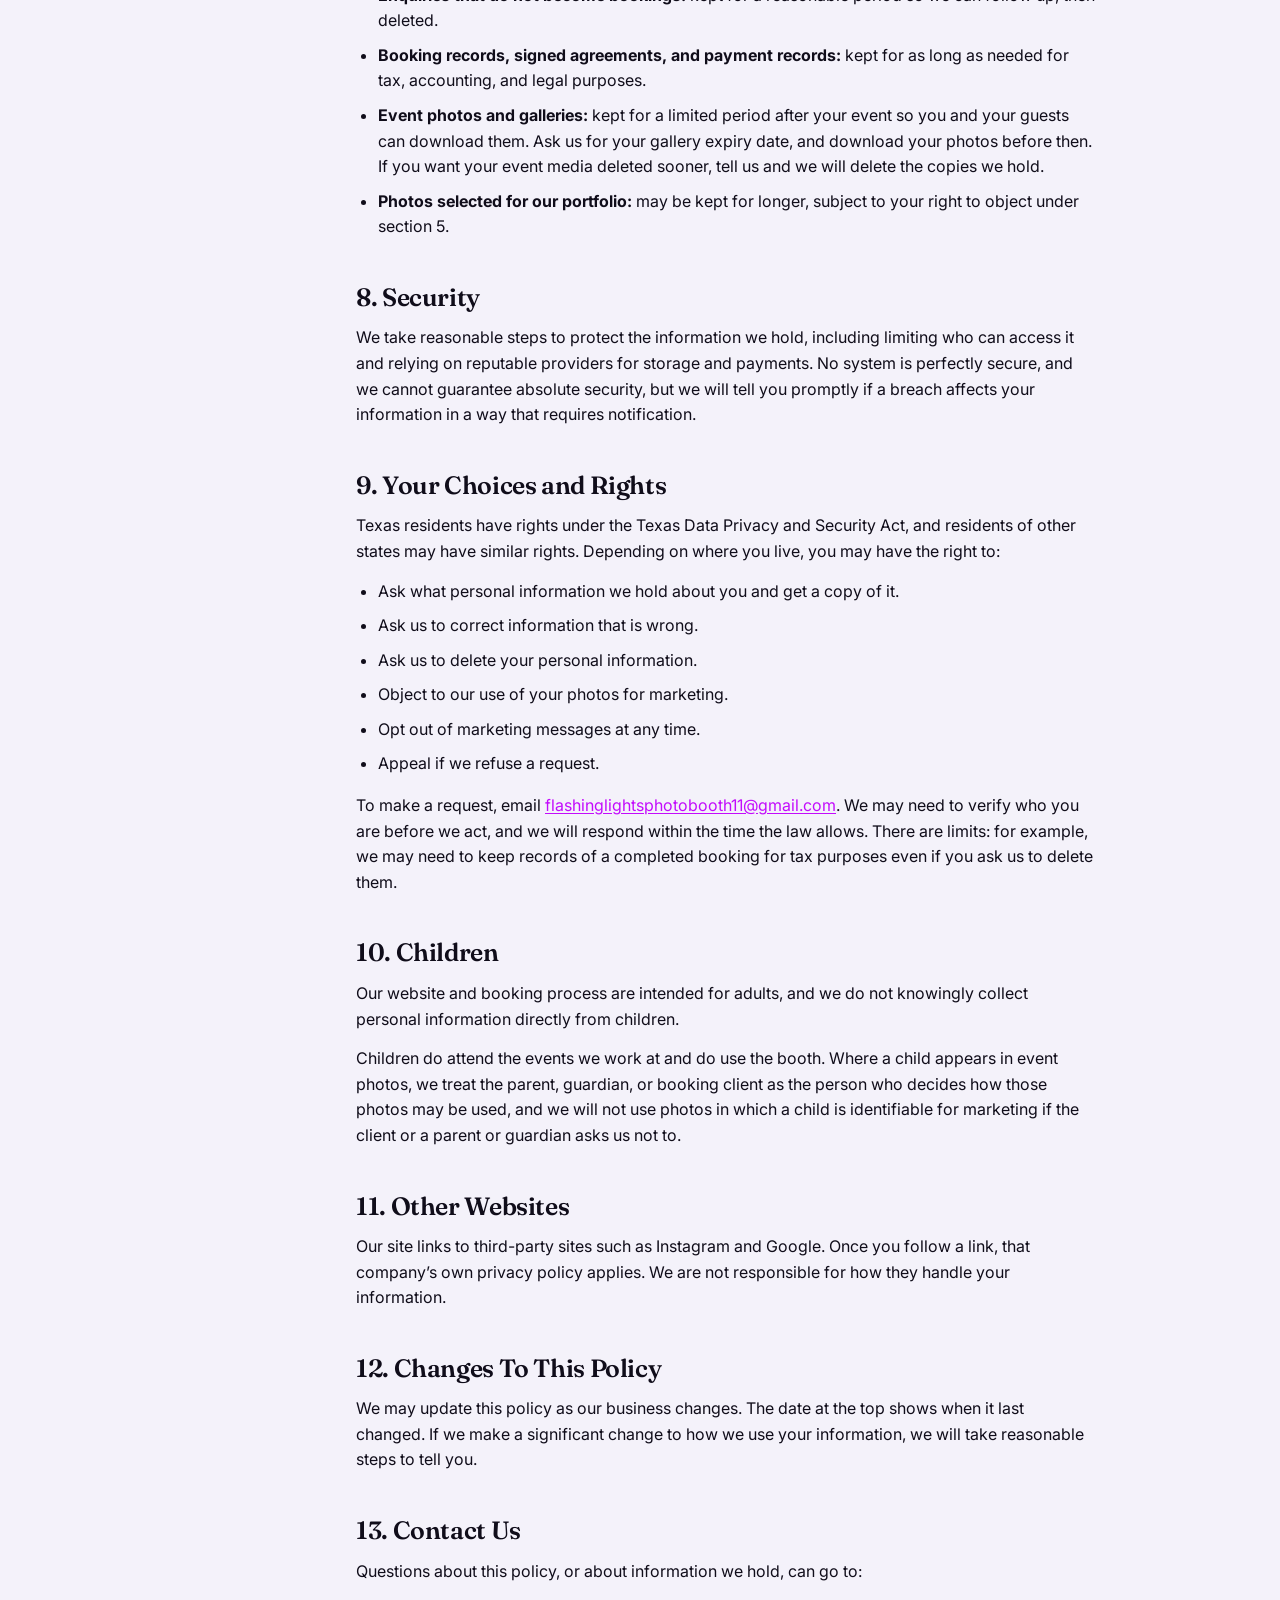
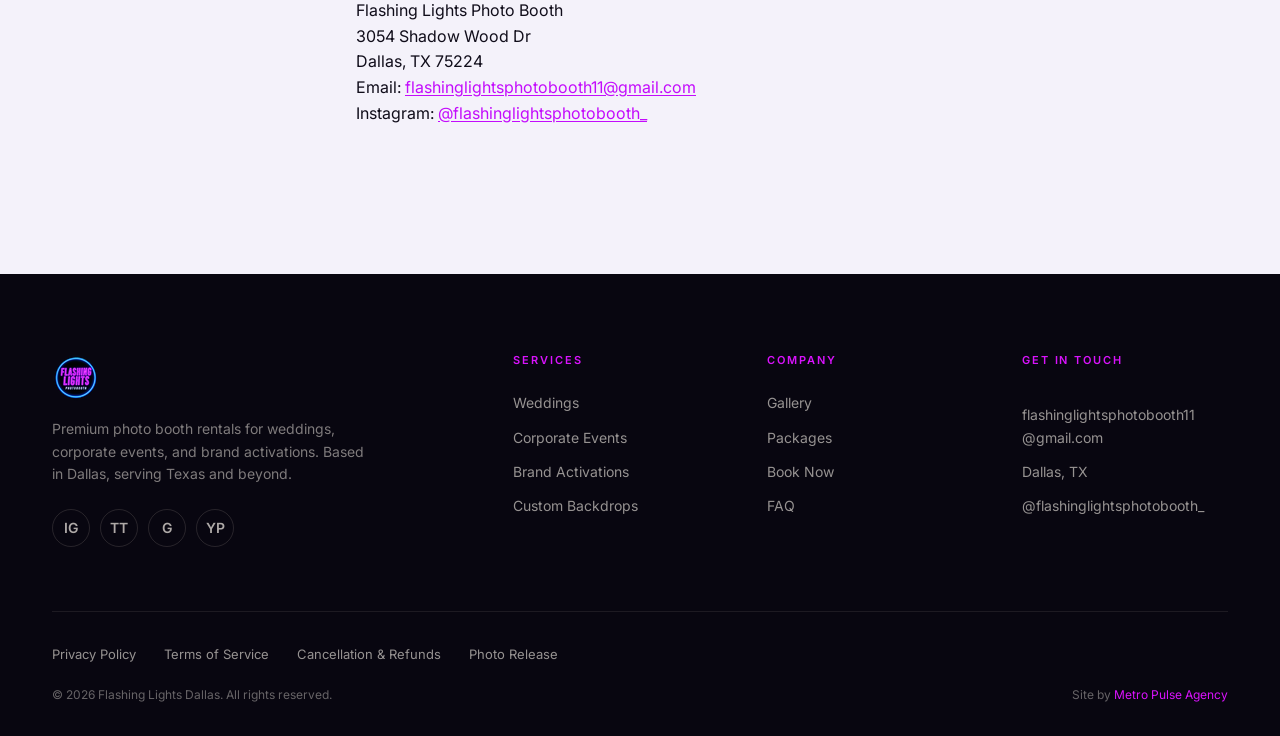
<file: privacy.html>
<!DOCTYPE html>
<html lang="en">
<head>
<meta charset="UTF-8" />
<meta name="viewport" content="width=device-width, initial-scale=1.0" />
<title>Privacy Policy | Flashing Lights Dallas</title>
<meta name="description" content="How Flashing Lights Photo Booth collects, uses, and protects personal information and event photos." />
<link rel="canonical" href="https://YOUR-DOMAIN.com/privacy.html" />
<meta name="robots" content="index, follow" />
<meta name="theme-color" content="#100d1a" />

<meta property="og:type" content="article" />
<meta property="og:site_name" content="Flashing Lights Dallas" />
<meta property="og:title" content="Privacy Policy | Flashing Lights Dallas" />
<meta property="og:description" content="How Flashing Lights Photo Booth collects, uses, and protects personal information and event photos." />
<meta property="og:url" content="https://YOUR-DOMAIN.com/privacy.html" />
<meta property="og:image" content="https://YOUR-DOMAIN.com/assets/og-image.jpg" />
<meta property="og:image:width" content="1200" />
<meta property="og:image:height" content="630" />
<meta property="og:image:alt" content="Flashing Lights Photobooth neon logo" />

<meta name="twitter:card" content="summary_large_image" />
<meta name="twitter:title" content="Privacy Policy | Flashing Lights Dallas" />
<meta name="twitter:description" content="How Flashing Lights Photo Booth collects, uses, and protects personal information and event photos." />
<meta name="twitter:image" content="https://YOUR-DOMAIN.com/assets/og-image.jpg" />

<link rel="icon" href="favicon.ico" sizes="any" />
<link rel="icon" type="image/png" sizes="32x32" href="favicon-32x32.png" />
<link rel="icon" type="image/png" sizes="16x16" href="favicon-16x16.png" />
<link rel="apple-touch-icon" href="apple-touch-icon.png" />
<link rel="preconnect" href="https://fonts.googleapis.com">
<link rel="preconnect" href="https://fonts.gstatic.com" crossorigin>
<link href="https://fonts.googleapis.com/css2?family=Fraunces:ital,opsz,wght@0,9..144,400;0,9..144,600;0,9..144,800;1,9..144,400&family=Inter:wght@300;400;500;600;700&display=swap" rel="stylesheet">
<link rel="stylesheet" href="style.css">
</head>
<body>

<nav class="nav">
  <div class="nav-inner">
    <a href="index.html" class="logo">
      <img src="assets/new-logo-main-100.png"
           srcset="assets/new-logo-main-100.png 1x, assets/new-logo-main-200.png 2x, assets/new-logo-main-300.png 3x"
           width="100" height="100"
           alt="Flashing Lights Dallas Photo Booth" class="logo-img">
    </a>
    <ul class="nav-links">
      <li><a href="index.html#weddings">Events</a></li>
      <li><a href="index.html#gallery">Gallery</a></li>
      <li><a href="index.html#packages">Packages</a></li>
      <li><a href="index.html#contact">Contact</a></li>
    </ul>
    <div class="nav-cta">
      <a href="index.html#contact" class="btn primary">Book Now</a>
    </div>
    <button class="nav-toggle" aria-label="Toggle menu" aria-expanded="false">
      <span></span><span></span><span></span>
    </button>
  </div>
</nav>

<section class="legal-hero">
  <div class="container">
    <span class="eyebrow">Legal</span>
    <h1>Privacy Policy</h1>
    <p class="legal-standfirst">This policy explains what information we collect when you enquire with us, book us, or step in front of our booth, and what we do with it.</p>
    <p class="legal-updated">Last updated: October 16, 2026</p>
  </div>
</section>

<section class="legal-body">
  <div class="container">
    <div class="legal-layout">
      <aside class="legal-toc">
        <h4>On this page</h4>
        <ul>
          <li><a href="#who-we-are">1. Who We Are</a></li>
          <li><a href="#what-we-collect">2. Information We Collect</a></li>
          <li><a href="#how-we-use">3. How We Use Information</a></li>
          <li><a href="#legal-basis">4. Why We Are Allowed To Use It</a></li>
          <li><a href="#photos">5. Photos and Your Likeness</a></li>
          <li><a href="#sharing">6. How We Share Information</a></li>
          <li><a href="#retention">7. How Long We Keep Information</a></li>
          <li><a href="#security">8. Security</a></li>
          <li><a href="#your-rights">9. Your Choices and Rights</a></li>
          <li><a href="#children">10. Children</a></li>
          <li><a href="#third-party">11. Other Websites</a></li>
          <li><a href="#changes">12. Changes To This Policy</a></li>
          <li><a href="#contact">13. Contact Us</a></li>
        </ul>
      </aside>
      <div class="legal-content">
        <section class="legal-section" id="who-we-are">
          <h2>1. Who We Are</h2>
          <p>Flashing Lights Photo Booth ("Flashing Lights," "we," "us," or "our") is a photo booth rental business based in Dallas, Texas, serving the Dallas-Fort Worth metroplex and traveling statewide and nationally for events.</p>
          <p>This policy covers our website, our booking and enquiry process, and the photo booth services we provide at events.</p>
        </section>
        <section class="legal-section" id="what-we-collect">
          <h2>2. Information We Collect</h2>
          <p><strong>Information you give us directly.</strong> When you submit our booking enquiry form, we ask for your first name, last name, email address, phone number, event type, event date, and any details you choose to share about your event, such as venue, guest count, and branding or theme preferences.</p>          <p><strong>Booking and contract information.</strong> If you move forward with a booking, we collect the information needed to prepare and perform your service agreement. This includes your event location, event start and end times, package selection, pricing, and your signature on the agreement. We use an electronic signature service to send and store signed agreements.</p>          <p><strong>Payment information.</strong> We record the amounts you have paid and what remains outstanding. If you pay by card or through a payment app, that payment is processed by a third party. We do not collect or store full card numbers or bank login details on our systems.</p>          <p><strong>Event media.</strong> At your event, our booth captures photos, and depending on your package, GIFs, boomerangs, and video. These images contain the likenesses of you and your guests, and may include anything visible in frame, such as clothing, props, backdrops, and branding. Guests may also apply filters, emoji overlays, and digital props to their photos. Section 5 explains how that works.</p>          <p><strong>Communications.</strong> If you email, call, text, or message us on social media, we keep those messages so we can answer you and keep a record of what was agreed.</p>          <p><strong>Information collected automatically.</strong> Our website does not use cookies, advertising pixels, or third-party analytics. Our web host may keep standard server logs, such as IP addresses and request times, for security and reliability. If we add analytics or similar tools in the future, we will update this policy first.</p>
        </section>
        <section class="legal-section" id="how-we-use">
          <h2>3. How We Use Information</h2>
          <ul class="legal-list">
            <li>To respond to your enquiry and give you a quote.</li>
            <li>To prepare, send, and keep your service agreement.</li>
            <li>To plan and deliver your event, including designing custom print templates.</li>
            <li>To process payments and keep accurate financial records.</li>
            <li>To deliver your photos, prints, and online gallery.</li>
            <li>To contact you about your booking, including confirmations and reminders.</li>
            <li>To promote our business, subject to the limits in section 5 and in our <a href="photo-release.html">Photo Release and Media Usage Policy</a>.</li>
            <li>To meet our legal, tax, and accounting obligations, and to resolve disputes.</li>
          </ul>
        </section>
        <section class="legal-section" id="legal-basis">
          <h2>4. Why We Are Allowed To Use It</h2>
          <p>We process your information because it is necessary to provide the service you asked us for, because we have a legitimate business interest in running and promoting our business, because we need to comply with the law, or because you have given us permission. Where we rely on your permission, you can withdraw it at any time by contacting us.</p>
        </section>
        <section class="legal-section" id="photos">
          <h2>5. Photos and Your Likeness</h2>
          <p>Photo booth photos are, by their nature, pictures of people. We treat them carefully.</p>          <p>We use event photos to deliver your gallery and prints. We may also use selected photos to promote our business, for example on our website, Instagram, or in a portfolio shown to prospective clients.</p>          <ul class="legal-list">
            <li>You can ask us not to use any photos from your event for marketing. The cleanest time to tell us is before your event, but you can ask at any time.</li>
            <li>A guest who appears in a photo we have published can ask us to take it down, and we will remove it from channels we control.</li>
            <li>For corporate and brand activations, marketing use is governed by your agreement with us, which may restrict it further.</li>
          </ul>          <p>Our full approach to photos is set out in our <a href="photo-release.html">Photo Release and Media Usage Policy</a>.</p>          <p>Our booth offers filters, emoji overlays, and digital props. To place these on screen, the booth software detects where facial features are in the frame, in real time, so the graphic lands in the right place. This is face detection used only to position a graphic. It does not identify anyone, it is not compared against any database, and no record of facial geometry is kept once the photo is taken.</p>
          <p>We do not use facial recognition. If we ever introduce a feature that captures or stores a biometric identifier as that term is defined by Texas law, we will give clear notice and obtain consent before it is used at your event.</p>
        </section>
        <section class="legal-section" id="sharing">
          <h2>6. How We Share Information</h2>
          <p>We do not sell your personal information. We do not share it for targeted advertising. We share it only as described here:</p>          <ul class="legal-list">
            <li><strong>Service providers.</strong> Companies that help us operate, such as our photo booth software provider, online gallery host, electronic signature provider, email provider, payment processor, and printing suppliers. They may only use the information to perform services for us.</li>
            <li><strong>Your event contacts.</strong> If you ask us to coordinate with your planner, venue, or a colleague, we will share what is needed to run the event.</li>
            <li><strong>Guests at your event.</strong> By design, guests receive their own photos at the booth and through the gallery link you choose to distribute.</li>
            <li><strong>Legal and safety.</strong> Where we must comply with the law, enforce our agreement, or protect the rights and safety of people or property.</li>
            <li><strong>Business transfer.</strong> If the business is sold or reorganised, information may transfer as part of that transaction.</li>
          </ul>
        </section>
        <section class="legal-section" id="retention">
          <h2>7. How Long We Keep Information</h2>
          <ul class="legal-list">
            <li><strong>Enquiries that do not become bookings:</strong> kept for a reasonable period so we can follow up, then deleted.</li>
            <li><strong>Booking records, signed agreements, and payment records:</strong> kept for as long as needed for tax, accounting, and legal purposes.</li>
            <li><strong>Event photos and galleries:</strong> kept for a limited period after your event so you and your guests can download them. Ask us for your gallery expiry date, and download your photos before then. If you want your event media deleted sooner, tell us and we will delete the copies we hold.</li>
            <li><strong>Photos selected for our portfolio:</strong> may be kept for longer, subject to your right to object under section 5.</li>
          </ul>
        </section>
        <section class="legal-section" id="security">
          <h2>8. Security</h2>
          <p>We take reasonable steps to protect the information we hold, including limiting who can access it and relying on reputable providers for storage and payments. No system is perfectly secure, and we cannot guarantee absolute security, but we will tell you promptly if a breach affects your information in a way that requires notification.</p>
        </section>
        <section class="legal-section" id="your-rights">
          <h2>9. Your Choices and Rights</h2>
          <p>Texas residents have rights under the Texas Data Privacy and Security Act, and residents of other states may have similar rights. Depending on where you live, you may have the right to:</p>          <ul class="legal-list">
            <li>Ask what personal information we hold about you and get a copy of it.</li>
            <li>Ask us to correct information that is wrong.</li>
            <li>Ask us to delete your personal information.</li>
            <li>Object to our use of your photos for marketing.</li>
            <li>Opt out of marketing messages at any time.</li>
            <li>Appeal if we refuse a request.</li>
          </ul>          <p>To make a request, email <a href="mailto:flashinglightsphotobooth11@gmail.com">flashinglightsphotobooth11@gmail.com</a>. We may need to verify who you are before we act, and we will respond within the time the law allows. There are limits: for example, we may need to keep records of a completed booking for tax purposes even if you ask us to delete them.</p>
        </section>
        <section class="legal-section" id="children">
          <h2>10. Children</h2>
          <p>Our website and booking process are intended for adults, and we do not knowingly collect personal information directly from children.</p>          <p>Children do attend the events we work at and do use the booth. Where a child appears in event photos, we treat the parent, guardian, or booking client as the person who decides how those photos may be used, and we will not use photos in which a child is identifiable for marketing if the client or a parent or guardian asks us not to.</p>
        </section>
        <section class="legal-section" id="third-party">
          <h2>11. Other Websites</h2>
          <p>Our site links to third-party sites such as Instagram and Google. Once you follow a link, that company’s own privacy policy applies. We are not responsible for how they handle your information.</p>
        </section>
        <section class="legal-section" id="changes">
          <h2>12. Changes To This Policy</h2>
          <p>We may update this policy as our business changes. The date at the top shows when it last changed. If we make a significant change to how we use your information, we will take reasonable steps to tell you.</p>
        </section>
        <section class="legal-section" id="contact">
          <h2>13. Contact Us</h2>
          <p>Questions about this policy, or about information we hold, can go to:</p>          <p>Flashing Lights Photo Booth<br>3054 Shadow Wood Dr<br>Dallas, TX 75224<br>Email: <a href="mailto:flashinglightsphotobooth11@gmail.com">flashinglightsphotobooth11@gmail.com</a><br>Instagram: <a href="https://www.instagram.com/flashinglightsphotobooth_" target="_blank">@flashinglightsphotobooth_</a></p>
        </section>
      </div>
    </div>
  </div>
</section>

<footer>
  <div class="container">
    <div class="footer-grid">
      <div class="brand-block">
        <div class="logo"><img src="assets/new-logo-main-48.png" srcset="assets/new-logo-main-48.png 1x, assets/new-logo-main-96.png 2x, assets/new-logo-main-144.png 3x" width="48" height="48" alt="Flashing Lights Dallas Photo Booth" class="logo-img"></div>
        <p>Premium photo booth rentals for weddings, corporate events, and brand activations. Based in Dallas, serving Texas and beyond.</p>
        <div class="social-row">
          <a href="https://www.instagram.com/flashinglightsphotobooth_" target="_blank" class="social-link">IG</a>
          <a href="#" class="social-link">TT</a>
          <a href="https://www.google.com/search?q=Flashing+Lights+Photo+Booth+Dallas" target="_blank" class="social-link">G</a>
          <a href="#" class="social-link">YP</a>
        </div>
      </div>
      <div>
        <h4>Services</h4>
        <ul><li><a href="index.html#weddings">Weddings</a></li><li><a href="index.html#corporate">Corporate Events</a></li><li><a href="index.html#corporate">Brand Activations</a></li><li><a href="index.html#services">Custom Backdrops</a></li></ul>
      </div>
      <div>
        <h4>Company</h4>
        <ul><li><a href="index.html#gallery">Gallery</a></li><li><a href="index.html#packages">Packages</a></li><li><a href="index.html#contact">Book Now</a></li><li><a href="index.html#faq">FAQ</a></li></ul>
      </div>
      <div>
        <h4>Get In Touch</h4>
        <ul><li></li><li><a href="mailto:flashinglightsphotobooth11@gmail.com">flashinglightsphotobooth11<br>@gmail.com</a></li><li>Dallas, TX</li><li><a href="https://www.instagram.com/flashinglightsphotobooth_" target="_blank">@flashinglightsphotobooth_</a></li></ul>
      </div>
    </div>
    <nav class="footer-legal" aria-label="Legal">
      <a href="privacy.html">Privacy Policy</a>
      <a href="terms.html">Terms of Service</a>
      <a href="cancellation-refunds.html">Cancellation &amp; Refunds</a>
      <a href="photo-release.html">Photo Release</a>
    </nav>
    <div class="footer-bottom">
      <span>&copy; 2026 Flashing Lights Dallas. All rights reserved.</span>
      <span>Site by <a href="#" style="color: var(--magenta);">Metro Pulse Agency</a></span>
    </div>
  </div>
</footer>

<script src="app.js"></script>
</body>
</html>
</file>
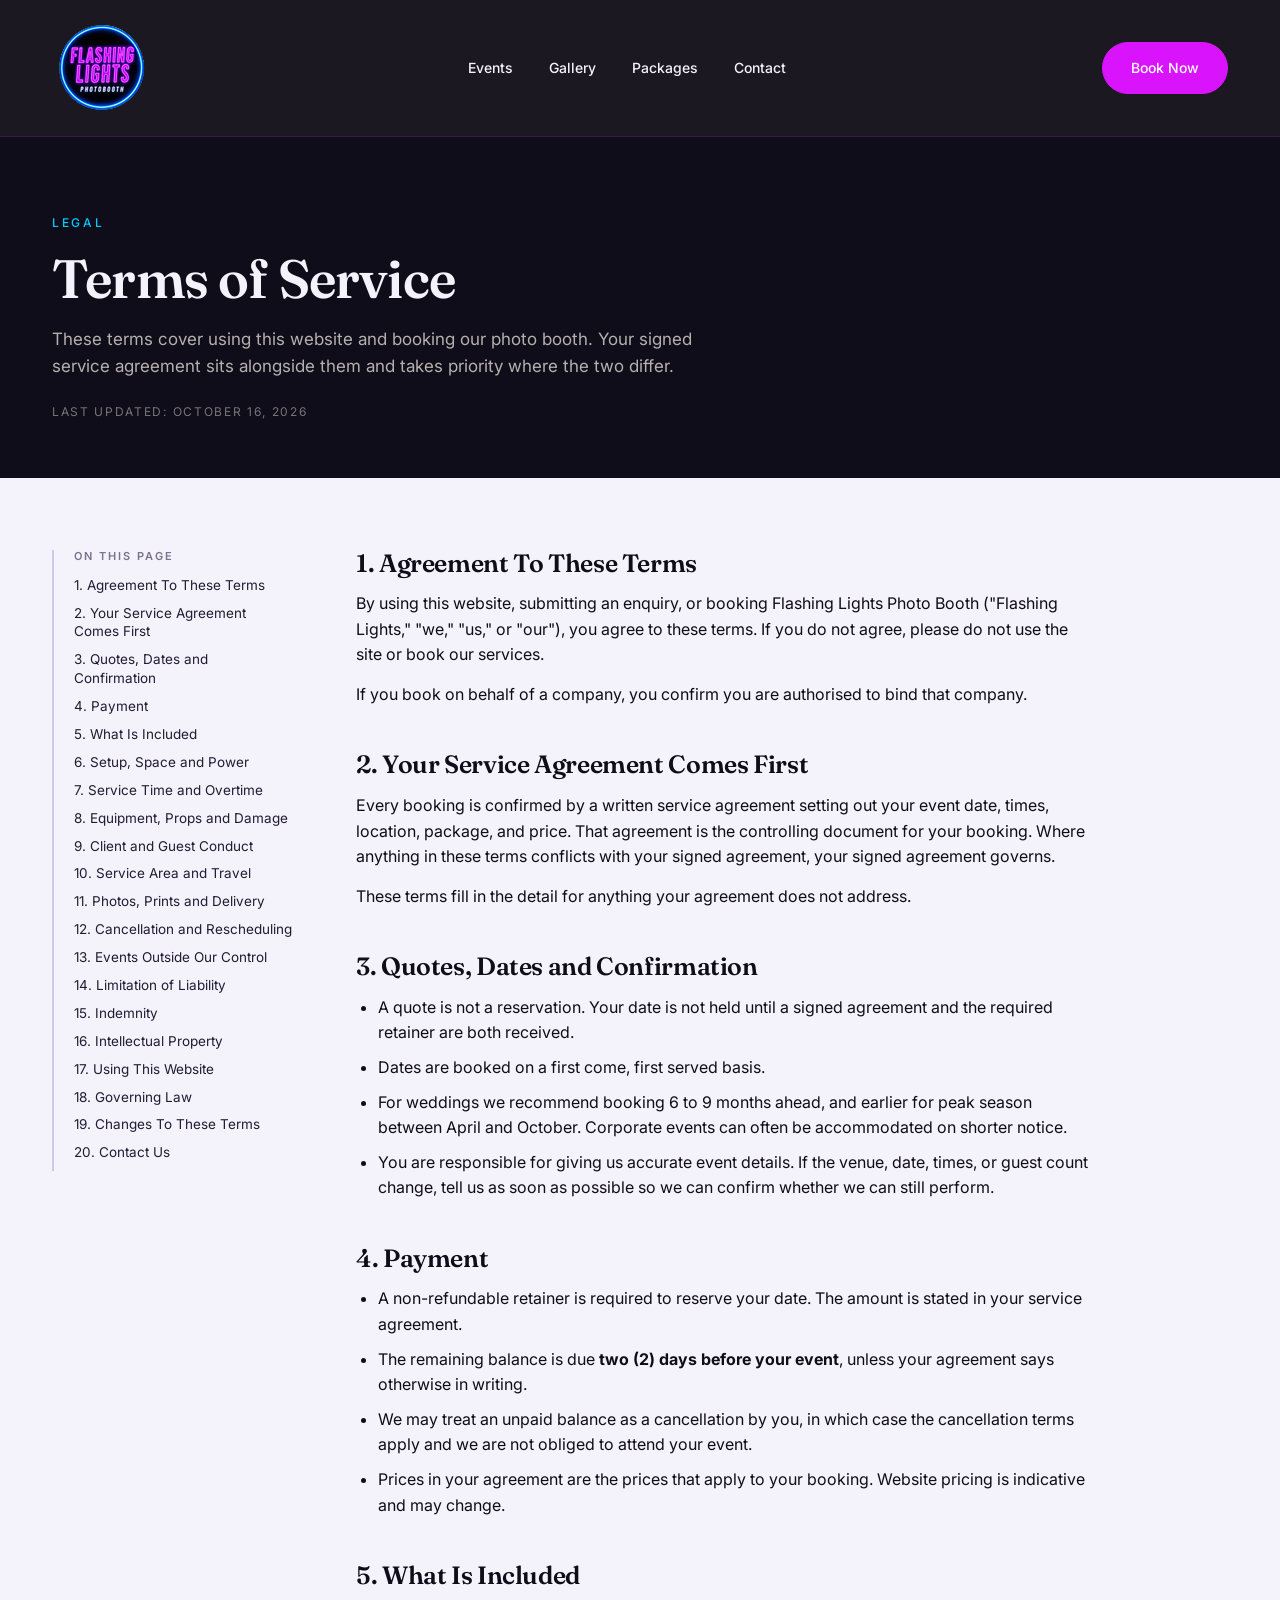
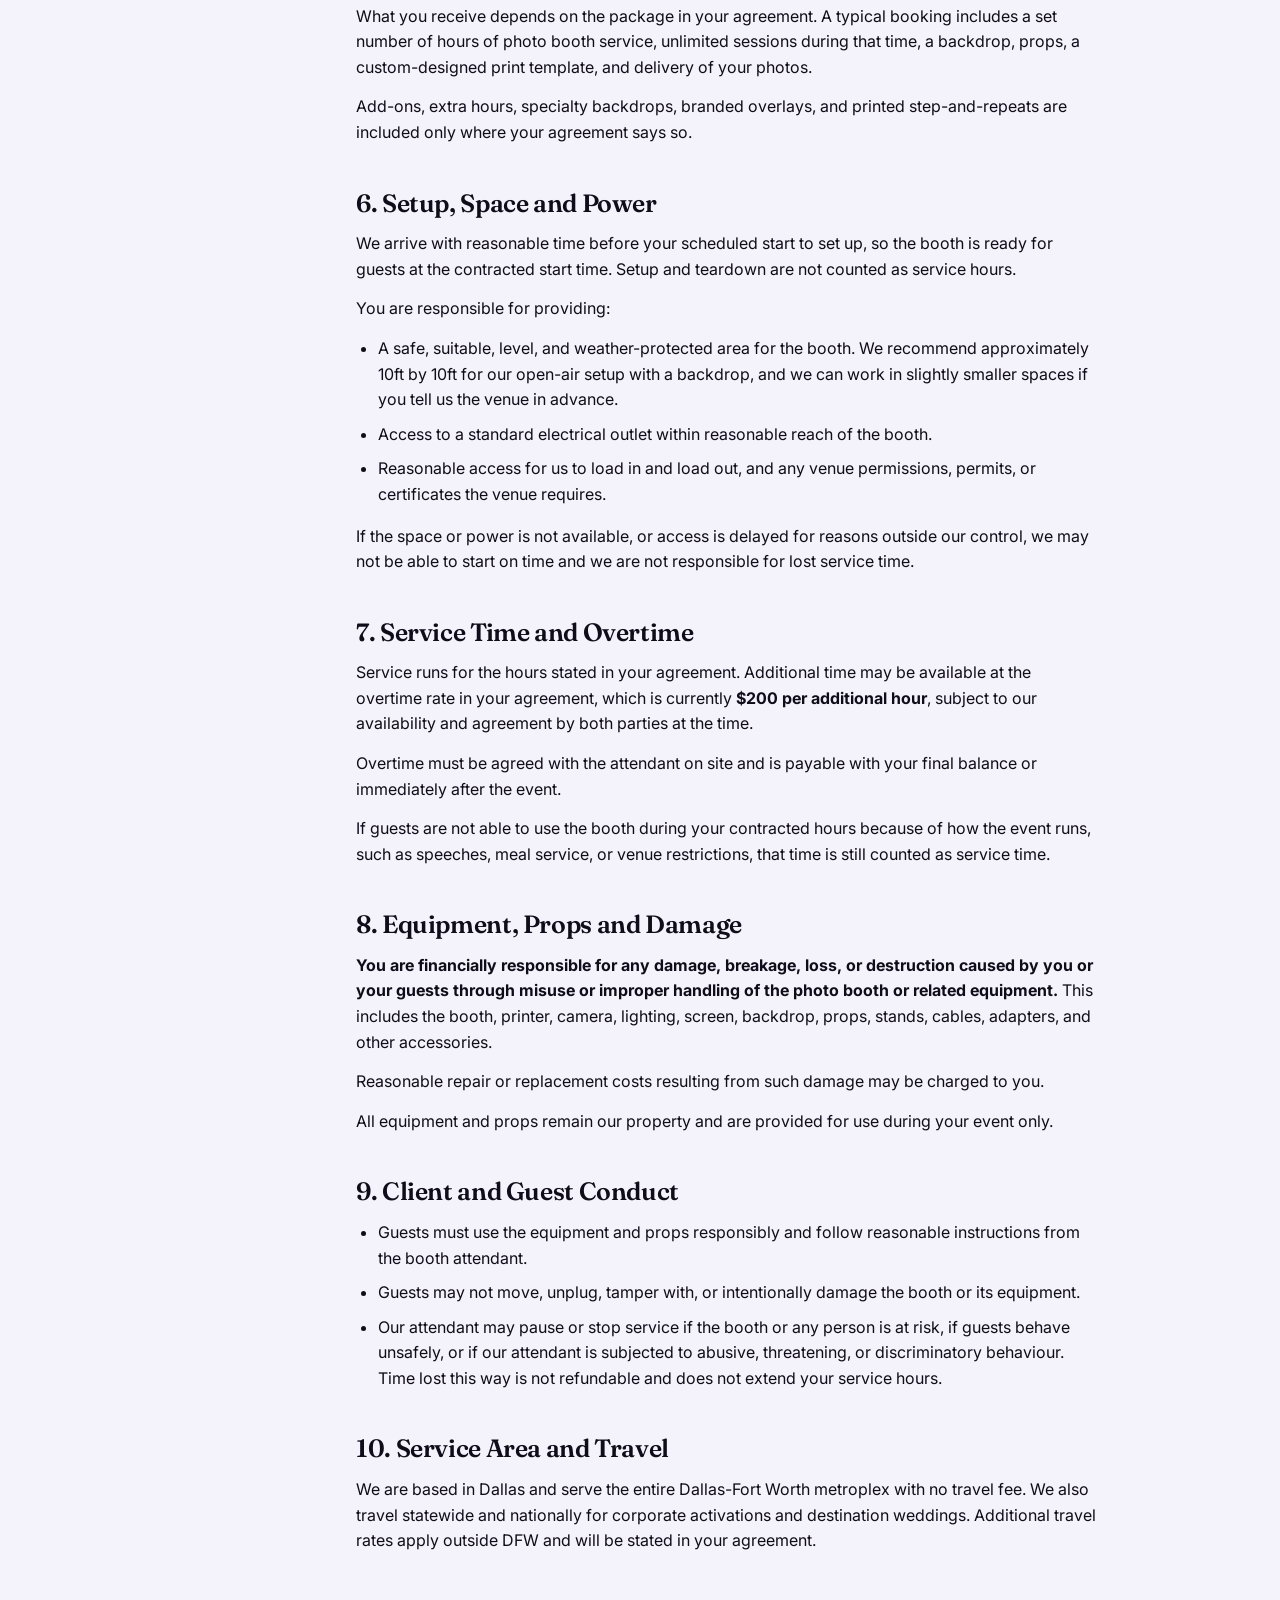
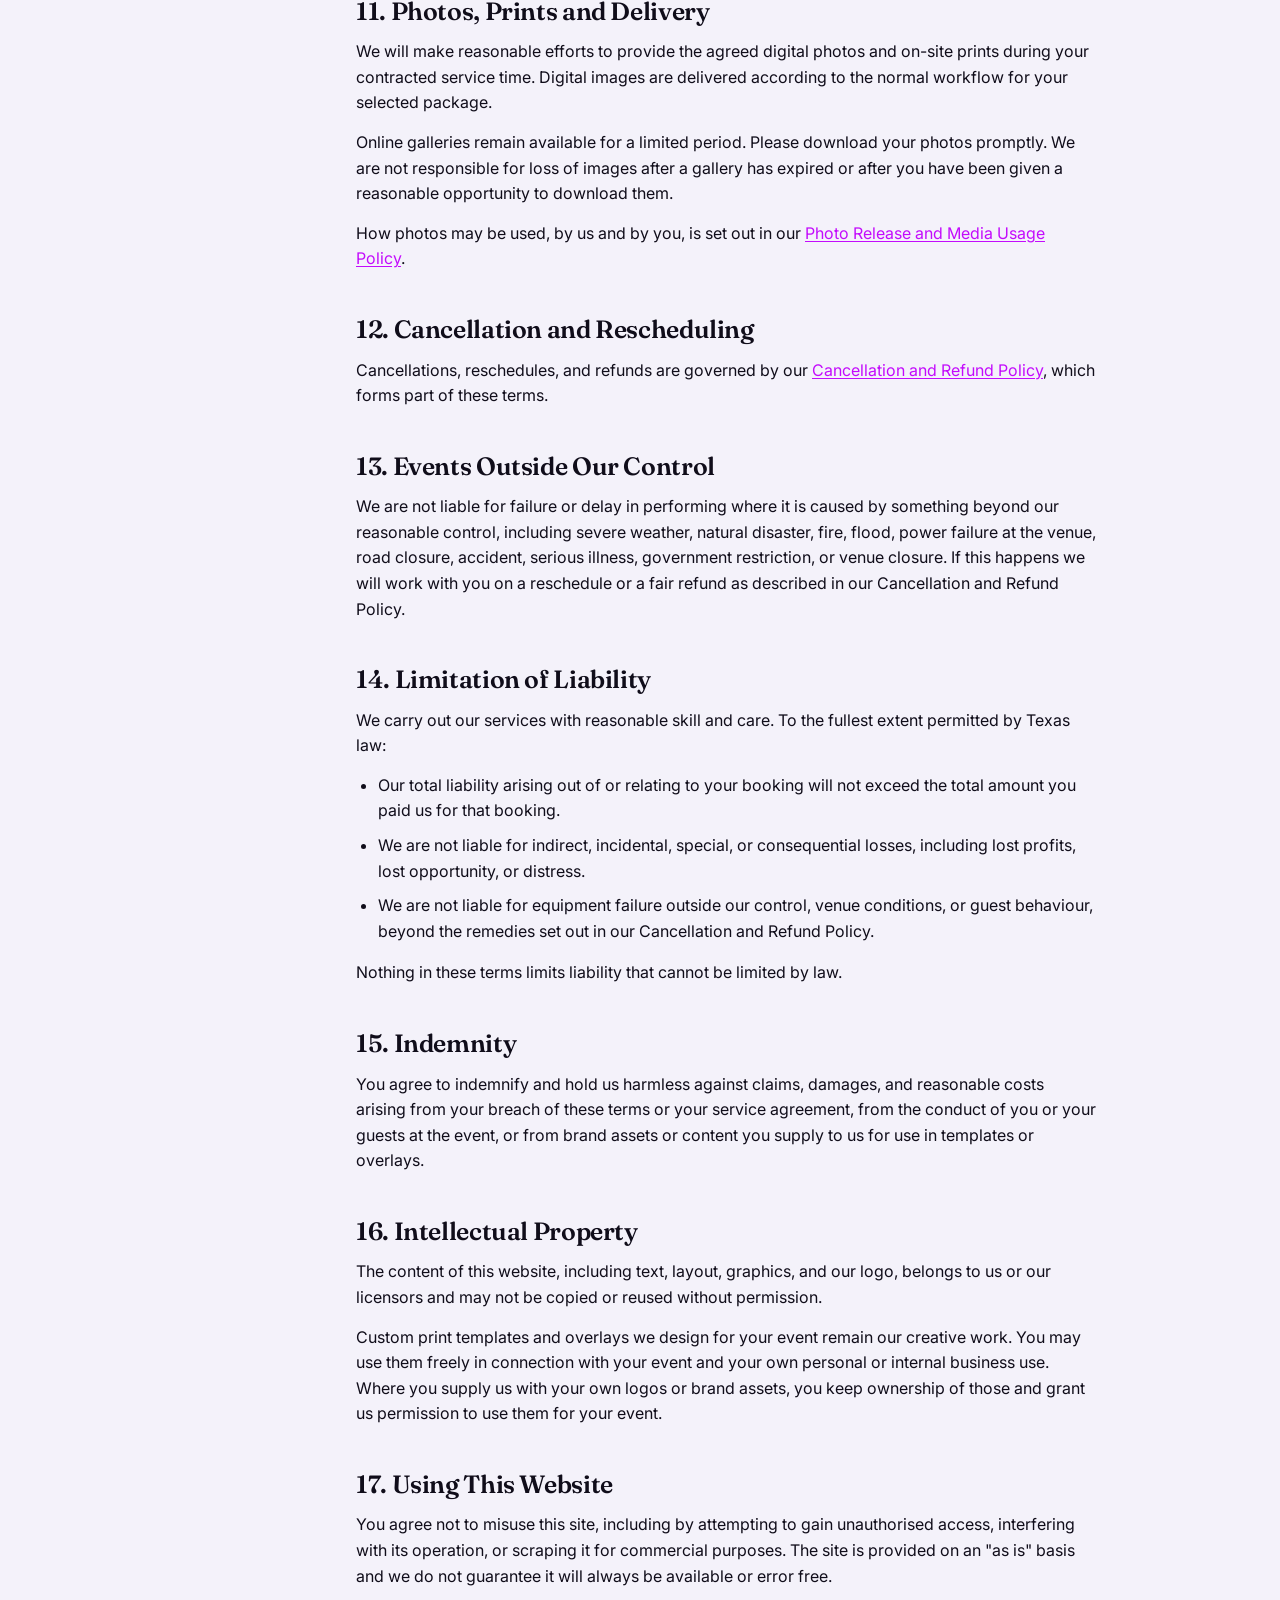
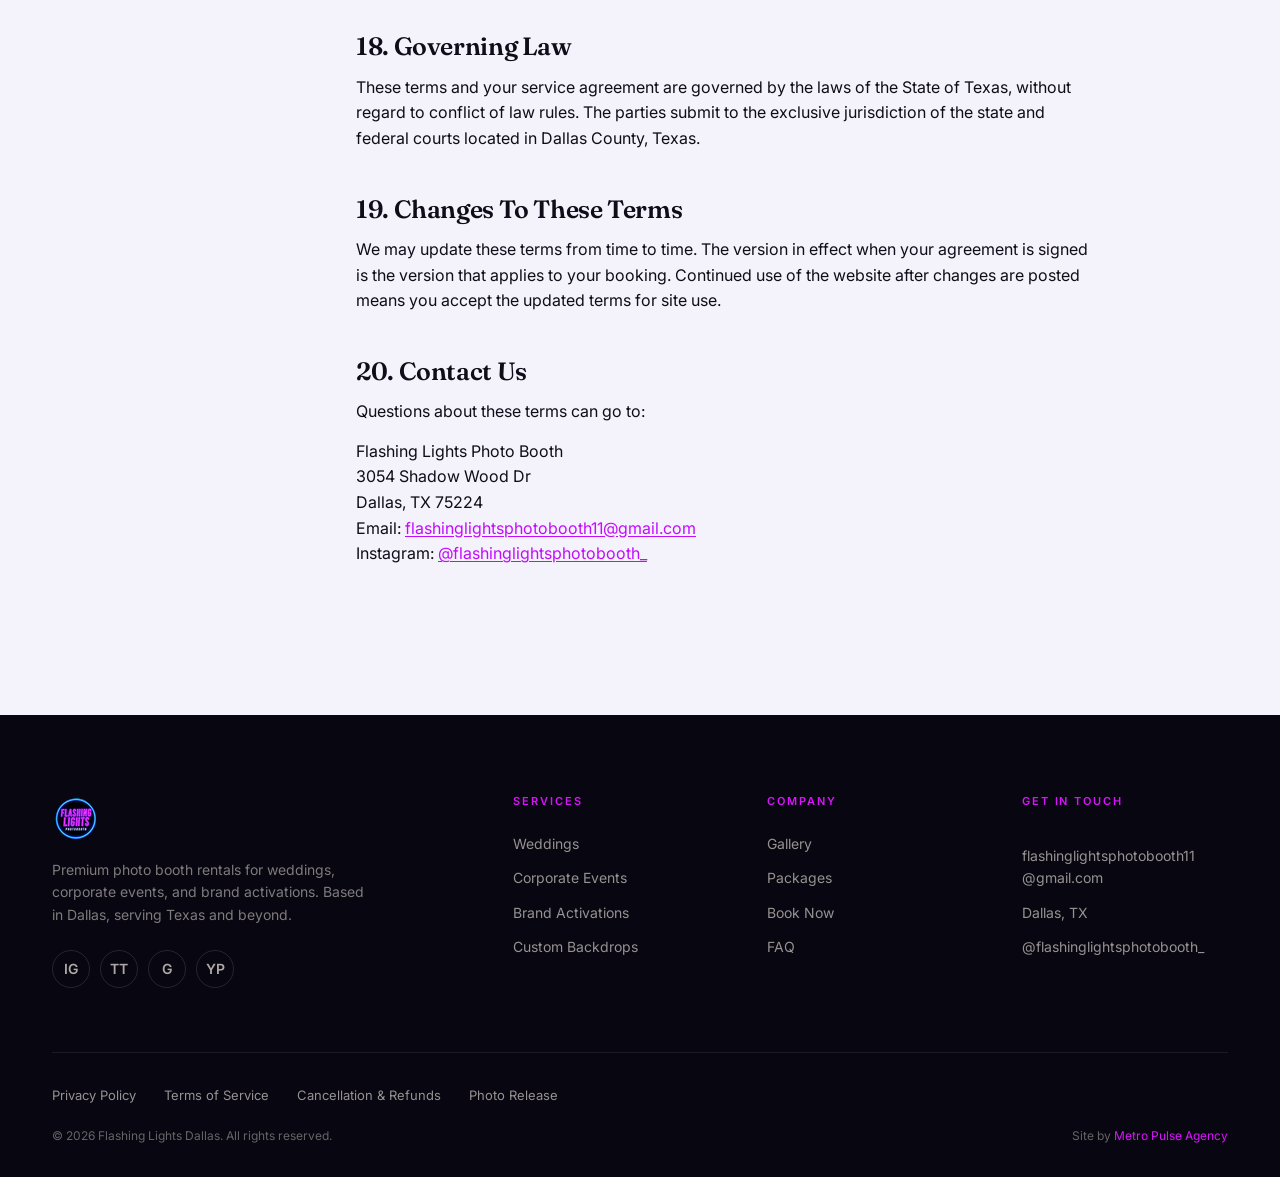
<file: terms.html>
<!DOCTYPE html>
<html lang="en">
<head>
<meta charset="UTF-8" />
<meta name="viewport" content="width=device-width, initial-scale=1.0" />
<title>Terms of Service | Flashing Lights Dallas</title>
<meta name="description" content="The terms that apply to booking Flashing Lights Photo Booth and to using this website." />
<link rel="canonical" href="https://YOUR-DOMAIN.com/terms.html" />
<meta name="robots" content="index, follow" />
<meta name="theme-color" content="#100d1a" />

<meta property="og:type" content="article" />
<meta property="og:site_name" content="Flashing Lights Dallas" />
<meta property="og:title" content="Terms of Service | Flashing Lights Dallas" />
<meta property="og:description" content="The terms that apply to booking Flashing Lights Photo Booth and to using this website." />
<meta property="og:url" content="https://YOUR-DOMAIN.com/terms.html" />
<meta property="og:image" content="https://YOUR-DOMAIN.com/assets/og-image.jpg" />
<meta property="og:image:width" content="1200" />
<meta property="og:image:height" content="630" />
<meta property="og:image:alt" content="Flashing Lights Photobooth neon logo" />

<meta name="twitter:card" content="summary_large_image" />
<meta name="twitter:title" content="Terms of Service | Flashing Lights Dallas" />
<meta name="twitter:description" content="The terms that apply to booking Flashing Lights Photo Booth and to using this website." />
<meta name="twitter:image" content="https://YOUR-DOMAIN.com/assets/og-image.jpg" />

<link rel="icon" href="favicon.ico" sizes="any" />
<link rel="icon" type="image/png" sizes="32x32" href="favicon-32x32.png" />
<link rel="icon" type="image/png" sizes="16x16" href="favicon-16x16.png" />
<link rel="apple-touch-icon" href="apple-touch-icon.png" />
<link rel="preconnect" href="https://fonts.googleapis.com">
<link rel="preconnect" href="https://fonts.gstatic.com" crossorigin>
<link href="https://fonts.googleapis.com/css2?family=Fraunces:ital,opsz,wght@0,9..144,400;0,9..144,600;0,9..144,800;1,9..144,400&family=Inter:wght@300;400;500;600;700&display=swap" rel="stylesheet">
<link rel="stylesheet" href="style.css">
</head>
<body>

<nav class="nav">
  <div class="nav-inner">
    <a href="index.html" class="logo">
      <img src="assets/new-logo-main-100.png"
           srcset="assets/new-logo-main-100.png 1x, assets/new-logo-main-200.png 2x, assets/new-logo-main-300.png 3x"
           width="100" height="100"
           alt="Flashing Lights Dallas Photo Booth" class="logo-img">
    </a>
    <ul class="nav-links">
      <li><a href="index.html#weddings">Events</a></li>
      <li><a href="index.html#gallery">Gallery</a></li>
      <li><a href="index.html#packages">Packages</a></li>
      <li><a href="index.html#contact">Contact</a></li>
    </ul>
    <div class="nav-cta">
      <a href="index.html#contact" class="btn primary">Book Now</a>
    </div>
    <button class="nav-toggle" aria-label="Toggle menu" aria-expanded="false">
      <span></span><span></span><span></span>
    </button>
  </div>
</nav>

<section class="legal-hero">
  <div class="container">
    <span class="eyebrow">Legal</span>
    <h1>Terms of Service</h1>
    <p class="legal-standfirst">These terms cover using this website and booking our photo booth. Your signed service agreement sits alongside them and takes priority where the two differ.</p>
    <p class="legal-updated">Last updated: October 16, 2026</p>
  </div>
</section>

<section class="legal-body">
  <div class="container">
    <div class="legal-layout">
      <aside class="legal-toc">
        <h4>On this page</h4>
        <ul>
          <li><a href="#acceptance">1. Agreement To These Terms</a></li>
          <li><a href="#agreement-order">2. Your Service Agreement Comes First</a></li>
          <li><a href="#booking">3. Quotes, Dates and Confirmation</a></li>
          <li><a href="#payment">4. Payment</a></li>
          <li><a href="#whats-included">5. What Is Included</a></li>
          <li><a href="#setup">6. Setup, Space and Power</a></li>
          <li><a href="#overtime">7. Service Time and Overtime</a></li>
          <li><a href="#equipment">8. Equipment, Props and Damage</a></li>
          <li><a href="#conduct">9. Client and Guest Conduct</a></li>
          <li><a href="#travel">10. Service Area and Travel</a></li>
          <li><a href="#delivery">11. Photos, Prints and Delivery</a></li>
          <li><a href="#cancellation">12. Cancellation and Rescheduling</a></li>
          <li><a href="#force-majeure">13. Events Outside Our Control</a></li>
          <li><a href="#liability">14. Limitation of Liability</a></li>
          <li><a href="#indemnity">15. Indemnity</a></li>
          <li><a href="#ip">16. Intellectual Property</a></li>
          <li><a href="#website-use">17. Using This Website</a></li>
          <li><a href="#governing-law">18. Governing Law</a></li>
          <li><a href="#changes">19. Changes To These Terms</a></li>
          <li><a href="#contact">20. Contact Us</a></li>
        </ul>
      </aside>
      <div class="legal-content">
        <section class="legal-section" id="acceptance">
          <h2>1. Agreement To These Terms</h2>
          <p>By using this website, submitting an enquiry, or booking Flashing Lights Photo Booth ("Flashing Lights," "we," "us," or "our"), you agree to these terms. If you do not agree, please do not use the site or book our services.</p>          <p>If you book on behalf of a company, you confirm you are authorised to bind that company.</p>
        </section>
        <section class="legal-section" id="agreement-order">
          <h2>2. Your Service Agreement Comes First</h2>
          <p>Every booking is confirmed by a written service agreement setting out your event date, times, location, package, and price. That agreement is the controlling document for your booking. Where anything in these terms conflicts with your signed agreement, your signed agreement governs.</p>          <p>These terms fill in the detail for anything your agreement does not address.</p>
        </section>
        <section class="legal-section" id="booking">
          <h2>3. Quotes, Dates and Confirmation</h2>
          <ul class="legal-list">
            <li>A quote is not a reservation. Your date is not held until a signed agreement and the required retainer are both received.</li>
            <li>Dates are booked on a first come, first served basis.</li>
            <li>For weddings we recommend booking 6 to 9 months ahead, and earlier for peak season between April and October. Corporate events can often be accommodated on shorter notice.</li>
            <li>You are responsible for giving us accurate event details. If the venue, date, times, or guest count change, tell us as soon as possible so we can confirm whether we can still perform.</li>
          </ul>
        </section>
        <section class="legal-section" id="payment">
          <h2>4. Payment</h2>
          <ul class="legal-list">
            <li>A non-refundable retainer is required to reserve your date. The amount is stated in your service agreement.</li>
            <li>The remaining balance is due <strong>two (2) days before your event</strong>, unless your agreement says otherwise in writing.</li>
            <li>We may treat an unpaid balance as a cancellation by you, in which case the cancellation terms apply and we are not obliged to attend your event.</li>
            <li>Prices in your agreement are the prices that apply to your booking. Website pricing is indicative and may change.</li>
          </ul>
        </section>
        <section class="legal-section" id="whats-included">
          <h2>5. What Is Included</h2>
          <p>What you receive depends on the package in your agreement. A typical booking includes a set number of hours of photo booth service, unlimited sessions during that time, a backdrop, props, a custom-designed print template, and delivery of your photos.</p>          <p>Add-ons, extra hours, specialty backdrops, branded overlays, and printed step-and-repeats are included only where your agreement says so.</p>
        </section>
        <section class="legal-section" id="setup">
          <h2>6. Setup, Space and Power</h2>
          <p>We arrive with reasonable time before your scheduled start to set up, so the booth is ready for guests at the contracted start time. Setup and teardown are not counted as service hours.</p>          <p>You are responsible for providing:</p>          <ul class="legal-list">
            <li>A safe, suitable, level, and weather-protected area for the booth. We recommend approximately 10ft by 10ft for our open-air setup with a backdrop, and we can work in slightly smaller spaces if you tell us the venue in advance.</li>
            <li>Access to a standard electrical outlet within reasonable reach of the booth.</li>
            <li>Reasonable access for us to load in and load out, and any venue permissions, permits, or certificates the venue requires.</li>
          </ul>          <p>If the space or power is not available, or access is delayed for reasons outside our control, we may not be able to start on time and we are not responsible for lost service time.</p>
        </section>
        <section class="legal-section" id="overtime">
          <h2>7. Service Time and Overtime</h2>
          <p>Service runs for the hours stated in your agreement. Additional time may be available at the overtime rate in your agreement, which is currently <strong>$200 per additional hour</strong>, subject to our availability and agreement by both parties at the time.</p>          <p>Overtime must be agreed with the attendant on site and is payable with your final balance or immediately after the event.</p>          <p>If guests are not able to use the booth during your contracted hours because of how the event runs, such as speeches, meal service, or venue restrictions, that time is still counted as service time.</p>
        </section>
        <section class="legal-section" id="equipment">
          <h2>8. Equipment, Props and Damage</h2>
          <p><strong>You are financially responsible for any damage, breakage, loss, or destruction caused by you or your guests through misuse or improper handling of the photo booth or related equipment.</strong> This includes the booth, printer, camera, lighting, screen, backdrop, props, stands, cables, adapters, and other accessories.</p>          <p>Reasonable repair or replacement costs resulting from such damage may be charged to you.</p>          <p>All equipment and props remain our property and are provided for use during your event only.</p>
        </section>
        <section class="legal-section" id="conduct">
          <h2>9. Client and Guest Conduct</h2>
          <ul class="legal-list">
            <li>Guests must use the equipment and props responsibly and follow reasonable instructions from the booth attendant.</li>
            <li>Guests may not move, unplug, tamper with, or intentionally damage the booth or its equipment.</li>
            <li>Our attendant may pause or stop service if the booth or any person is at risk, if guests behave unsafely, or if our attendant is subjected to abusive, threatening, or discriminatory behaviour. Time lost this way is not refundable and does not extend your service hours.</li>
          </ul>
        </section>
        <section class="legal-section" id="travel">
          <h2>10. Service Area and Travel</h2>
          <p>We are based in Dallas and serve the entire Dallas-Fort Worth metroplex with no travel fee. We also travel statewide and nationally for corporate activations and destination weddings. Additional travel rates apply outside DFW and will be stated in your agreement.</p>
        </section>
        <section class="legal-section" id="delivery">
          <h2>11. Photos, Prints and Delivery</h2>
          <p>We will make reasonable efforts to provide the agreed digital photos and on-site prints during your contracted service time. Digital images are delivered according to the normal workflow for your selected package.</p>          <p>Online galleries remain available for a limited period. Please download your photos promptly. We are not responsible for loss of images after a gallery has expired or after you have been given a reasonable opportunity to download them.</p>          <p>How photos may be used, by us and by you, is set out in our <a href="photo-release.html">Photo Release and Media Usage Policy</a>.</p>
        </section>
        <section class="legal-section" id="cancellation">
          <h2>12. Cancellation and Rescheduling</h2>
          <p>Cancellations, reschedules, and refunds are governed by our <a href="cancellation-refunds.html">Cancellation and Refund Policy</a>, which forms part of these terms.</p>
        </section>
        <section class="legal-section" id="force-majeure">
          <h2>13. Events Outside Our Control</h2>
          <p>We are not liable for failure or delay in performing where it is caused by something beyond our reasonable control, including severe weather, natural disaster, fire, flood, power failure at the venue, road closure, accident, serious illness, government restriction, or venue closure. If this happens we will work with you on a reschedule or a fair refund as described in our Cancellation and Refund Policy.</p>
        </section>
        <section class="legal-section" id="liability">
          <h2>14. Limitation of Liability</h2>
          <p>We carry out our services with reasonable skill and care. To the fullest extent permitted by Texas law:</p>          <ul class="legal-list">
            <li>Our total liability arising out of or relating to your booking will not exceed the total amount you paid us for that booking.</li>
            <li>We are not liable for indirect, incidental, special, or consequential losses, including lost profits, lost opportunity, or distress.</li>
            <li>We are not liable for equipment failure outside our control, venue conditions, or guest behaviour, beyond the remedies set out in our Cancellation and Refund Policy.</li>
          </ul>          <p>Nothing in these terms limits liability that cannot be limited by law.</p>
        </section>
        <section class="legal-section" id="indemnity">
          <h2>15. Indemnity</h2>
          <p>You agree to indemnify and hold us harmless against claims, damages, and reasonable costs arising from your breach of these terms or your service agreement, from the conduct of you or your guests at the event, or from brand assets or content you supply to us for use in templates or overlays.</p>
        </section>
        <section class="legal-section" id="ip">
          <h2>16. Intellectual Property</h2>
          <p>The content of this website, including text, layout, graphics, and our logo, belongs to us or our licensors and may not be copied or reused without permission.</p>          <p>Custom print templates and overlays we design for your event remain our creative work. You may use them freely in connection with your event and your own personal or internal business use. Where you supply us with your own logos or brand assets, you keep ownership of those and grant us permission to use them for your event.</p>
        </section>
        <section class="legal-section" id="website-use">
          <h2>17. Using This Website</h2>
          <p>You agree not to misuse this site, including by attempting to gain unauthorised access, interfering with its operation, or scraping it for commercial purposes. The site is provided on an "as is" basis and we do not guarantee it will always be available or error free.</p>
        </section>
        <section class="legal-section" id="governing-law">
          <h2>18. Governing Law</h2>
          <p>These terms and your service agreement are governed by the laws of the State of Texas, without regard to conflict of law rules. The parties submit to the exclusive jurisdiction of the state and federal courts located in Dallas County, Texas.</p>
        </section>
        <section class="legal-section" id="changes">
          <h2>19. Changes To These Terms</h2>
          <p>We may update these terms from time to time. The version in effect when your agreement is signed is the version that applies to your booking. Continued use of the website after changes are posted means you accept the updated terms for site use.</p>
        </section>
        <section class="legal-section" id="contact">
          <h2>20. Contact Us</h2>
          <p>Questions about these terms can go to:</p>          <p>Flashing Lights Photo Booth<br>3054 Shadow Wood Dr<br>Dallas, TX 75224<br>Email: <a href="mailto:flashinglightsphotobooth11@gmail.com">flashinglightsphotobooth11@gmail.com</a><br>Instagram: <a href="https://www.instagram.com/flashinglightsphotobooth_" target="_blank">@flashinglightsphotobooth_</a></p>
        </section>
      </div>
    </div>
  </div>
</section>

<footer>
  <div class="container">
    <div class="footer-grid">
      <div class="brand-block">
        <div class="logo"><img src="assets/new-logo-main-48.png" srcset="assets/new-logo-main-48.png 1x, assets/new-logo-main-96.png 2x, assets/new-logo-main-144.png 3x" width="48" height="48" alt="Flashing Lights Dallas Photo Booth" class="logo-img"></div>
        <p>Premium photo booth rentals for weddings, corporate events, and brand activations. Based in Dallas, serving Texas and beyond.</p>
        <div class="social-row">
          <a href="https://www.instagram.com/flashinglightsphotobooth_" target="_blank" class="social-link">IG</a>
          <a href="#" class="social-link">TT</a>
          <a href="https://www.google.com/search?q=Flashing+Lights+Photo+Booth+Dallas" target="_blank" class="social-link">G</a>
          <a href="#" class="social-link">YP</a>
        </div>
      </div>
      <div>
        <h4>Services</h4>
        <ul><li><a href="index.html#weddings">Weddings</a></li><li><a href="index.html#corporate">Corporate Events</a></li><li><a href="index.html#corporate">Brand Activations</a></li><li><a href="index.html#services">Custom Backdrops</a></li></ul>
      </div>
      <div>
        <h4>Company</h4>
        <ul><li><a href="index.html#gallery">Gallery</a></li><li><a href="index.html#packages">Packages</a></li><li><a href="index.html#contact">Book Now</a></li><li><a href="index.html#faq">FAQ</a></li></ul>
      </div>
      <div>
        <h4>Get In Touch</h4>
        <ul><li></li><li><a href="mailto:flashinglightsphotobooth11@gmail.com">flashinglightsphotobooth11<br>@gmail.com</a></li><li>Dallas, TX</li><li><a href="https://www.instagram.com/flashinglightsphotobooth_" target="_blank">@flashinglightsphotobooth_</a></li></ul>
      </div>
    </div>
    <nav class="footer-legal" aria-label="Legal">
      <a href="privacy.html">Privacy Policy</a>
      <a href="terms.html">Terms of Service</a>
      <a href="cancellation-refunds.html">Cancellation &amp; Refunds</a>
      <a href="photo-release.html">Photo Release</a>
    </nav>
    <div class="footer-bottom">
      <span>&copy; 2026 Flashing Lights Dallas. All rights reserved.</span>
      <span>Site by <a href="#" style="color: var(--magenta);">Metro Pulse Agency</a></span>
    </div>
  </div>
</footer>

<script src="app.js"></script>
</body>
</html>
</file>
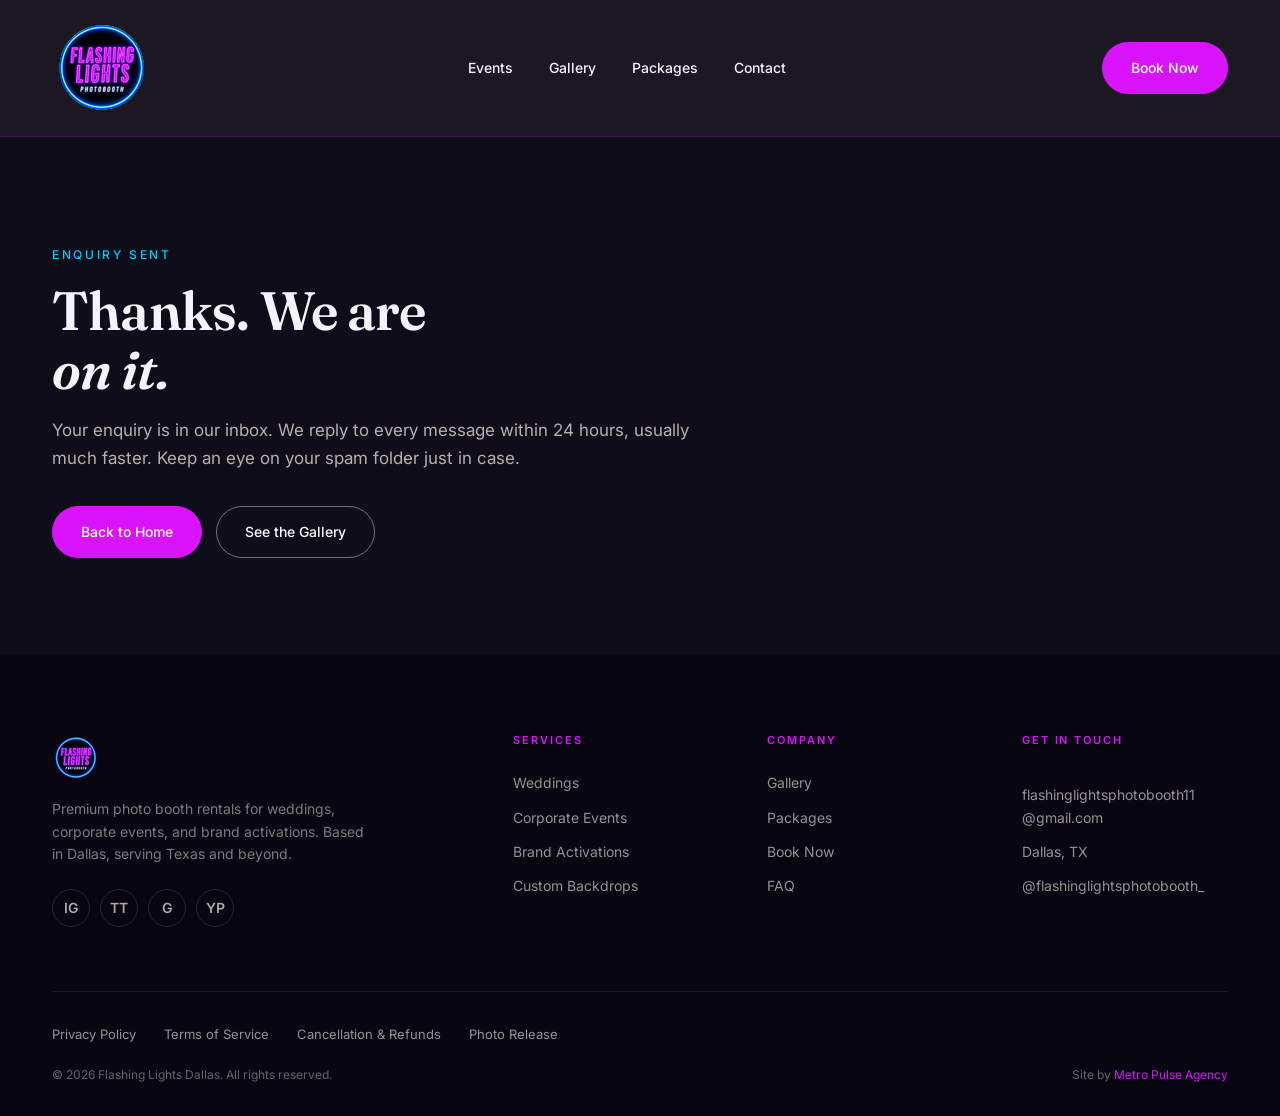
<file: thank-you.html>
<!DOCTYPE html>
<html lang="en">
<head>
<meta charset="UTF-8" />
<meta name="viewport" content="width=device-width, initial-scale=1.0" />
<title>Thank You | Flashing Lights Dallas</title>
<meta name="description" content="Your enquiry has been sent to Flashing Lights Dallas. We reply to every message within 24 hours." />
<meta name="robots" content="noindex, follow" />
<meta name="theme-color" content="#100d1a" />
<link rel="icon" href="favicon.ico" sizes="any" />
<link rel="icon" type="image/png" sizes="32x32" href="favicon-32x32.png" />
<link rel="icon" type="image/png" sizes="16x16" href="favicon-16x16.png" />
<link rel="apple-touch-icon" href="apple-touch-icon.png" />
<link rel="preconnect" href="https://fonts.googleapis.com">
<link rel="preconnect" href="https://fonts.gstatic.com" crossorigin>
<link href="https://fonts.googleapis.com/css2?family=Fraunces:ital,opsz,wght@0,9..144,400;0,9..144,600;0,9..144,800;1,9..144,400&family=Inter:wght@300;400;500;600;700&display=swap" rel="stylesheet">
<link rel="stylesheet" href="style.css">
</head>
<body>

<nav class="nav">
  <div class="nav-inner">
    <a href="index.html" class="logo">
      <img src="assets/new-logo-main-100.png"
           srcset="assets/new-logo-main-100.png 1x, assets/new-logo-main-200.png 2x, assets/new-logo-main-300.png 3x"
           width="100" height="100"
           alt="Flashing Lights Dallas Photo Booth" class="logo-img">
    </a>
    <ul class="nav-links">
      <li><a href="index.html#weddings">Events</a></li>
      <li><a href="index.html#gallery">Gallery</a></li>
      <li><a href="index.html#packages">Packages</a></li>
      <li><a href="index.html#contact">Contact</a></li>
    </ul>
    <div class="nav-cta">
      <a href="index.html#contact" class="btn primary">Book Now</a>
    </div>
    <button class="nav-toggle" aria-label="Toggle menu" aria-expanded="false">
      <span></span><span></span><span></span>
    </button>
  </div>
</nav>

<section class="legal-hero" style="padding: 104px 0 96px;">
  <div class="container">
    <span class="eyebrow">Enquiry Sent</span>
    <h1>Thanks. We are<br><em>on it.</em></h1>
    <p class="legal-standfirst">Your enquiry is in our inbox. We reply to every message within 24 hours, usually much faster. Keep an eye on your spam folder just in case.</p>
    <div style="display:flex; flex-wrap:wrap; gap:14px; margin-top:34px;">
      <a href="index.html" class="btn primary">Back to Home</a>
      <a href="index.html#gallery" class="btn ghost-light">See the Gallery</a>
    </div>
  </div>
</section>

<footer>
  <div class="container">
    <div class="footer-grid">
      <div class="brand-block">
        <div class="logo"><img src="assets/new-logo-main-48.png" srcset="assets/new-logo-main-48.png 1x, assets/new-logo-main-96.png 2x, assets/new-logo-main-144.png 3x" width="48" height="48" alt="Flashing Lights Dallas Photo Booth" class="logo-img"></div>
        <p>Premium photo booth rentals for weddings, corporate events, and brand activations. Based in Dallas, serving Texas and beyond.</p>
        <div class="social-row">
          <a href="https://www.instagram.com/flashinglightsphotobooth_" target="_blank" class="social-link">IG</a>
          <a href="#" class="social-link">TT</a>
          <a href="https://www.google.com/search?q=Flashing+Lights+Photo+Booth+Dallas" target="_blank" class="social-link">G</a>
          <a href="#" class="social-link">YP</a>
        </div>
      </div>
      <div>
        <h4>Services</h4>
        <ul><li><a href="index.html#weddings">Weddings</a></li><li><a href="index.html#corporate">Corporate Events</a></li><li><a href="index.html#corporate">Brand Activations</a></li><li><a href="index.html#services">Custom Backdrops</a></li></ul>
      </div>
      <div>
        <h4>Company</h4>
        <ul><li><a href="index.html#gallery">Gallery</a></li><li><a href="index.html#packages">Packages</a></li><li><a href="index.html#contact">Book Now</a></li><li><a href="index.html#faq">FAQ</a></li></ul>
      </div>
      <div>
        <h4>Get In Touch</h4>
        <ul><li></li><li><a href="mailto:flashinglightsphotobooth11@gmail.com">flashinglightsphotobooth11<br>@gmail.com</a></li><li>Dallas, TX</li><li><a href="https://www.instagram.com/flashinglightsphotobooth_" target="_blank">@flashinglightsphotobooth_</a></li></ul>
      </div>
    </div>
    <nav class="footer-legal" aria-label="Legal">
      <a href="privacy.html">Privacy Policy</a>
      <a href="terms.html">Terms of Service</a>
      <a href="cancellation-refunds.html">Cancellation &amp; Refunds</a>
      <a href="photo-release.html">Photo Release</a>
    </nav>
    <div class="footer-bottom">
      <span>&copy; 2026 Flashing Lights Dallas. All rights reserved.</span>
      <span>Site by <a href="#" style="color: var(--magenta);">Metro Pulse Agency</a></span>
    </div>
  </div>
</footer>

<script src="app.js"></script>
</body>
</html>
</file>
<file: style.css>
:root {
  --cream: #f4f2fa;
  --cream-2: #eae6f5;
  --ink: #100d1a;
  --ink-soft: #211c33;
  --muted: #7a7390;
  --line: #d0c8e8;
  --magenta: #D913FC;
  --magenta-deep: #C30CFC;
  --gold: #00ccff;
}

* {
  box-sizing: border-box;
  margin: 0;
  padding: 0;
}

html {
  scroll-behavior: smooth;
}

body {
  font-family: 'Inter', sans-serif;
  background: var(--cream);
  color: var(--ink);
  font-size: 16px;
  line-height: 1.6;
  -webkit-font-smoothing: antialiased;
  overflow-x: hidden;
}

h1, h2, h3, h4 {
  font-family: 'Fraunces', serif;
  font-weight: 600;
  letter-spacing: -0.015em;
  line-height: 1.1;
}

a {
  color: inherit;
  text-decoration: none;
}

.container {
  max-width: 1240px;
  margin: 0 auto;
  padding: 0 32px;
}

/* ---------- Eyebrow ---------- */

.eyebrow {
  font-size: 12px;
  text-transform: uppercase;
  letter-spacing: 0.22em;
  font-weight: 500;
  color: var(--muted);
  display: inline-flex;
  align-items: center;
}

/* ---------- Buttons ---------- */

.btn {
  display: inline-flex;
  align-items: center;
  gap: 8px;
  padding: 14px 28px;
  border-radius: 999px;
  font-size: 14px;
  font-weight: 500;
  transition: all 0.3s cubic-bezier(0.2, 0.8, 0.2, 1);
  cursor: pointer;
  border: 1.5px solid var(--ink);
  background: transparent;
  color: var(--ink);
}

.btn:hover {
  background: var(--ink);
  color: var(--cream);
  transform: translateY(-2px);
}

.btn.primary {
  background: var(--magenta);
  border-color: var(--magenta);
  color: white;
}

.btn.primary:hover {
  background: var(--magenta);
  border-color: var(--magenta);
  transform: translateY(-4px);
}

.btn.magenta {
  background: var(--magenta);
  border-color: var(--magenta);
  color: white;
}

.btn.magenta:hover {
  background: var(--magenta-deep);
  border-color: var(--magenta-deep);
}

.btn.ghost-light {
  border-color: rgba(255, 255, 255, 0.4);
  color: white;
}

.btn.ghost-light:hover {
  background: white;
  color: var(--ink);
  border-color: white;
}

.btn .arrow {
  transition: transform 0.3s;
}

.btn:hover .arrow {
  transform: translateX(4px);
}

/* ---------- Top Bar ---------- */

.top-bar {
  background: var(--ink);
  color: var(--cream);
  text-align: center;
  padding: 10px 32px;
  font-size: 12px;
  letter-spacing: 0.1em;
  text-transform: uppercase;
}

.top-bar .magenta-dot {
  display: inline-block;
  width: 6px;
  height: 6px;
  background: var(--magenta);
  border-radius: 50%;
  margin-right: 8px;
  vertical-align: middle;
}

/* ---------- Nav ---------- */

.nav {
  position: sticky;
  top: 0;
  z-index: 100;
  background: rgba(8, 6, 16, 0.92);
  backdrop-filter: blur(12px);
  -webkit-backdrop-filter: blur(12px);
  border-bottom: 1px solid color-mix(in srgb, var(--magenta) 20%, transparent);
}

.nav-inner {
  max-width: 1240px;
  margin: 0 auto;
  padding: 18px 32px;
  display: flex;
  align-items: center;
  justify-content: space-between;
}

.logo {
  display: flex;
  align-items: center;
  gap: 10px;
  font-family: 'Fraunces', serif;
  font-weight: 800;
  font-size: 20px;
}

.logo-img {
  height: 100px;
  width: auto;
  display: block;
}

.logo small {
  display: block;
  font-family: 'Inter', sans-serif;
  font-size: 9px;
  font-weight: 500;
  letter-spacing: 0.25em;
  color: var(--muted);
  text-transform: uppercase;
  margin-top: 2px;
}

.nav-links {
  display: flex;
  gap: 36px;
  list-style: none;
  font-size: 14px;
  font-weight: 500;
  color: var(--cream);
}

.nav-links a {
  position: relative;
}

.nav-links a::after {
  content: "";
  position: absolute;
  bottom: -4px;
  left: 0;
  width: 0;
  height: 1px;
  background: var(--magenta);
  transition: width 0.3s;
}

.nav-links a:hover::after {
  width: 100%;
}

.nav-cta {
  display: flex;
  align-items: center;
  gap: 12px;
}

.phone-link {
  font-size: 13px;
  font-weight: 500;
  color: var(--cream);
}

.phone-link:hover {
  color: var(--magenta);
}

.nav-cta .btn:not(.primary) {
  border-color: rgba(244, 242, 250, 0.4);
  color: var(--cream);
}

.nav-cta .btn:not(.primary):hover {
  background: var(--cream);
  color: var(--ink);
}

.nav-toggle {
  display: none;
  flex-direction: column;
  justify-content: center;
  gap: 5px;
  width: 32px;
  height: 32px;
  background: none;
  border: none;
  cursor: pointer;
  padding: 0;
}

.nav-toggle span {
  display: block;
  width: 100%;
  height: 2px;
  background: var(--cream);
  border-radius: 2px;
  transition: transform 0.3s, opacity 0.3s;
}

.nav-toggle.open span:nth-child(1) { transform: translateY(7px) rotate(45deg); }
.nav-toggle.open span:nth-child(2) { opacity: 0; }
.nav-toggle.open span:nth-child(3) { transform: translateY(-7px) rotate(-45deg); }

/* ---------- Hero ---------- */

.hero {
  position: relative;
  padding: 80px 0 100px;
  overflow: hidden;
}

.hero::before {
  content: "";
  position: absolute;
  top: -200px;
  right: -200px;
  width: 600px;
  height: 600px;
  background: radial-gradient(circle, color-mix(in srgb, var(--magenta) 10%, transparent) 0%, transparent 70%);
  pointer-events: none;
}

.hero-grid {
  display: grid;
  grid-template-columns: 1.05fr 1fr;
  gap: 64px;
  align-items: center;
  position: relative;
}

.hero h1 {
  font-size: clamp(48px, 6vw, 84px);
  margin: 24px 0;
}

.hero h1 em {
  font-style: italic;
  font-weight: 400;
  color: var(--magenta);
}

.hero .lead {
  font-size: 18px;
  color: var(--ink-soft);
  max-width: 480px;
  margin-bottom: 36px;
}

.hero-cta {
  display: flex;
  gap: 12px;
  flex-wrap: wrap;
  align-items: center;
}

.hero-meta {
  display: flex;
  gap: 32px;
  margin-top: 56px;
  padding-top: 32px;
  border-top: 1px solid var(--line);
}

.hero-meta-item .num {
  font-family: 'Fraunces', serif;
  font-size: 32px;
  font-weight: 600;
  line-height: 1;
  margin-bottom: 6px;
}

.hero-meta-item .label {
  font-size: 12px;
  color: var(--muted);
  text-transform: uppercase;
  letter-spacing: 0.1em;
}

/* ---------- Photo Strips ---------- */

.hero-visual {
  position: relative;
  aspect-ratio: 4 / 5;
}

.photo-strip {
  position: absolute;
  width: 164px;
  box-shadow: 0 20px 60px rgba(26, 22, 20, 0.15), 0 4px 12px rgba(26, 22, 20, 0.08);
  transition: transform 0.4s cubic-bezier(0.2, 0.8, 0.2, 1);
}

.photo-strip:hover {
  transform: rotate(0deg) scale(1.03) !important;
  z-index: 5;
}

.photo-strip img {
  display: block;
  width: 100%;
  height: auto;
}

.strip-1 { top: 0; left: 8%; transform: rotate(-8deg); z-index: 2; }
.strip-2 { top: 12%; right: 5%; transform: rotate(6deg); z-index: 3; }
.strip-3 { bottom: 0; left: 30%; transform: rotate(-3deg); z-index: 1; }


/* ---------- Trusted Bar ---------- */

.trusted {
  background: var(--ink);
  color: var(--cream);
  padding: 28px 32px;
  overflow: hidden;
}

.trusted-inner {
  max-width: 1240px;
  margin: 0 auto;
  display: grid;
  grid-template-columns: auto 1fr;
  gap: 40px;
  align-items: center;
}

.trusted-label {
  font-size: 11px;
  text-transform: uppercase;
  letter-spacing: 0.2em;
  color: var(--muted);
  border-right: 1px solid rgba(217, 207, 192, 0.2);
  padding-right: 32px;
}

.trusted-logos {
  display: flex;
  gap: 56px;
  align-items: center;
  font-family: 'Fraunces', serif;
  font-style: italic;
  font-size: 22px;
  flex-wrap: wrap;
  color: rgba(245, 240, 232, 0.55);
}

.trusted-logos .tmobile {
  color: var(--magenta);
  font-style: normal;
  font-weight: 700;
  font-family: 'Inter', sans-serif;
  letter-spacing: 0.05em;
  font-size: 18px;
}

.trusted-logos .tmobile::before {
  content: "T··";
  color: var(--magenta);
  margin-right: 4px;
  letter-spacing: -2px;
}

/* ---------- Sections ---------- */

section.block {
  padding: 120px 0;
  position: relative;
}

.section-head {
  margin-bottom: 64px;
  max-width: 720px;
}

.section-head.center {
  margin-left: auto;
  margin-right: auto;
  text-align: center;
}

.section-head h2 {
  font-size: clamp(36px, 4.5vw, 56px);
  margin: 16px 0;
}

.section-head h2 em {
  font-style: italic;
  font-weight: 400;
}

.section-head p {
  font-size: 17px;
  color: var(--ink-soft);
}

/* ---------- Services ---------- */

.services-grid {
  display: grid;
  grid-template-columns: repeat(4, 1fr);
  gap: 16px;
}

.service-card {
  background: white;
  border-radius: 16px;
  padding: 32px;
  border: 1px solid var(--line);
  transition: all 0.4s cubic-bezier(0.2, 0.8, 0.2, 1);
  position: relative;
  overflow: hidden;
}

.service-card:hover {
  transform: translateY(-6px);
  box-shadow: 0 24px 48px -12px rgba(26, 22, 20, 0.12);
  border-color: var(--ink);
}

.service-card .num {
  font-family: 'Fraunces', serif;
  font-style: italic;
  font-size: 14px;
  color: var(--muted);
  margin-bottom: 24px;
}

.service-icon {
  width: 56px;
  height: 56px;
  border-radius: 50%;
  background: var(--cream);
  display: flex;
  align-items: center;
  justify-content: center;
  margin-bottom: 20px;
  transition: all 0.3s;
}

.service-card:hover .service-icon {
  background: var(--magenta);
}

.service-card:hover .service-icon svg {
  stroke: white;
}

.service-icon svg {
  stroke: var(--ink);
  transition: stroke 0.3s;
}

.service-card h3 {
  font-size: 22px;
  margin-bottom: 10px;
}

.service-card p {
  color: var(--ink-soft);
  font-size: 14px;
}

/* ---------- Events ---------- */

.events {
  background: var(--ink);
  color: var(--cream);
}

.events .section-head h2 { color: var(--cream); }
.events .section-head p { color: rgba(245, 240, 232, 0.7); }
.events .eyebrow { color: var(--gold); }

.events-split {
  display: grid;
  grid-template-columns: 1fr 1fr 1fr;
  gap: 24px;
}

.event-panel {
  background: var(--ink-soft);
  border-radius: 20px;
  overflow: hidden;
  border: 1px solid rgba(217, 207, 192, 0.1);
  transition: all 0.4s;
}

.event-panel:hover {
  transform: translateY(-4px);
}

.event-img {
  aspect-ratio: 16/10;
  position: relative;
  overflow: hidden;
}

.event-img.wedding {
  background:
    radial-gradient(circle at 30% 40%, rgba(0, 204, 255, 0.35), transparent 50%),
    radial-gradient(circle at 70% 60%, color-mix(in srgb, var(--magenta) 30%, transparent), transparent 50%),
    linear-gradient(135deg, #211c33, #100d1a);
}

.event-img.corporate {
  background:
    radial-gradient(circle at 60% 30%, color-mix(in srgb, var(--magenta) 50%, transparent), transparent 50%),
    radial-gradient(circle at 30% 70%, rgba(0, 204, 255, 0.3), transparent 50%),
    linear-gradient(135deg, #100d1a, #1a1230);
}

.event-img.private {
  background:
    radial-gradient(circle at 40% 30%, rgba(255, 200, 87, 0.35), transparent 50%),
    radial-gradient(circle at 70% 70%, rgba(0, 204, 255, 0.25), transparent 50%),
    linear-gradient(135deg, #241c2e, #100d1a);
}

.event-img img {
  position: absolute;
  inset: 0;
  width: 100%;
  height: 100%;
  object-fit: cover;
  display: block;
}

/* portrait source in a 16:10 slot, frame on the faces */
.event-img.wedding img { object-position: center 15%; }
.event-img.private img { object-position: center 25%; }
.event-img.corporate img { object-position: center 35%; }

.event-img::after {
  content: "";
  position: absolute;
  inset: 0;
  background: linear-gradient(180deg, transparent 50%, rgba(26, 22, 20, 0.6));
}

.event-tag {
  position: absolute;
  top: 20px;
  left: 20px;
  z-index: 2;
  font-size: 11px;
  text-transform: uppercase;
  letter-spacing: 0.15em;
  background: rgba(26, 22, 20, 0.7);
  backdrop-filter: blur(8px);
  color: var(--cream);
  padding: 8px 14px;
  border-radius: 999px;
  border: 1px solid rgba(245, 240, 232, 0.2);
}

.event-body {
  padding: 36px;
}

.event-body h3 {
  font-size: 32px;
  margin-bottom: 12px;
}

.event-body h3 em {
  font-style: italic;
  color: var(--gold);
}

.event-body > p {
  color: rgba(245, 240, 232, 0.7);
  margin-bottom: 24px;
  font-size: 15px;
}

.event-features {
  list-style: none;
  margin-bottom: 28px;
}

.event-features li {
  padding: 12px 0;
  border-bottom: 1px solid rgba(217, 207, 192, 0.1);
  font-size: 14px;
  color: rgba(245, 240, 232, 0.85);
  display: flex;
  align-items: flex-start;
  gap: 12px;
}

.event-features li::before {
  content: "";
  width: 18px;
  height: 18px;
  flex-shrink: 0;
  /* nudge down so the mark sits on the first line when the text wraps */
  margin-top: 2px;
  border-radius: 50%;
  /* circle tint follows --magenta automatically */
  background-color: color-mix(in srgb, var(--magenta) 18%, transparent);
  /* a data URI cannot read a CSS variable, so this stroke is the one place
     --magenta is duplicated. Keep it in step with the value in :root. */
  background-image: url("data:image/svg+xml,%3Csvg xmlns='http://www.w3.org/2000/svg' viewBox='0 0 24 24' fill='none' stroke='%23D913FC' stroke-width='3.2' stroke-linecap='round' stroke-linejoin='round'%3E%3Cpath d='M20 6 9 17l-5-5'/%3E%3C/svg%3E");
  background-repeat: no-repeat;
  background-position: center;
  background-size: 11px 11px;
}

/* The card CTA is inline-flex, so it hugs its text and sits left. Once the
   grid splits into narrow 3-up columns, centre it under the feature list. */

@media (min-width: 1025px) {
  .event-body > .btn {
    display: flex;
    width: fit-content;
    margin-left: auto;
    margin-right: auto;
  }
}

/* ---------- Included ---------- */

.included {
  background: var(--cream-2);
}

.included-grid {
  display: grid;
  grid-template-columns: repeat(3, 1fr);
  gap: 32px;
}

.included-item {
  padding: 32px;
  background: var(--cream);
  border-radius: 16px;
  border: 1px solid var(--line);
}

.included-item .check {
  display: inline-flex;
  align-items: center;
  justify-content: center;
  width: 32px;
  height: 32px;
  background: var(--magenta);
  border-radius: 50%;
  margin-bottom: 16px;
  position: relative;
}

.included-item .check svg {
  width: 16px;
  height: 16px;
  display: block;
  overflow: visible;
}

.included-item .check svg path {
  fill: none;
  stroke: #fff;
  stroke-width: 3.2;
  stroke-linecap: round;
  stroke-linejoin: round;
}

/* the ring that pulses outward once, behind the badge */
.included-item .check::after {
  content: "";
  position: absolute;
  inset: 0;
  border-radius: 50%;
  border: 2px solid var(--magenta);
  opacity: 0;
  pointer-events: none;
}

/* Staggered per row of three, so a desktop row cascades and a single-column
   mobile card never waits longer than 160ms. */
.included-item:nth-child(3n + 1) { --check-delay: 0ms; }
.included-item:nth-child(3n + 2) { --check-delay: 80ms; }
.included-item:nth-child(3n + 3) { --check-delay: 160ms; }

/* Resting state, applied only where the reveal observer is in play. */
.included-item.reveal .check {
  opacity: 0;
  transform: scale(0.4);
}

.included-item.reveal .check svg path {
  stroke-dasharray: 1;
  stroke-dashoffset: 1;
}

/* The observer adds .in when the card scrolls into view, on any device. */
.included-item.reveal.in .check {
  animation: check-pop 0.5s cubic-bezier(0.34, 1.56, 0.64, 1) forwards;
  animation-delay: var(--check-delay, 0ms);
}

.included-item.reveal.in .check svg path {
  animation: check-draw 0.42s cubic-bezier(0.65, 0, 0.35, 1) forwards;
  animation-delay: calc(var(--check-delay, 0ms) + 170ms);
}

.included-item.reveal.in .check::after {
  animation: check-ring 0.7s ease-out forwards;
  animation-delay: calc(var(--check-delay, 0ms) + 120ms);
}

@keyframes check-pop {
  0%   { opacity: 0; transform: scale(0.4); }
  55%  { opacity: 1; }
  100% { opacity: 1; transform: scale(1); }
}

@keyframes check-draw {
  to { stroke-dashoffset: 0; }
}

@keyframes check-ring {
  0%   { opacity: 0.5; transform: scale(1); }
  100% { opacity: 0; transform: scale(1.9); }
}

/* Anyone who asks for less motion gets the finished badge, no movement. */
@media (prefers-reduced-motion: reduce) {
  .included-item.reveal .check,
  .included-item.reveal.in .check {
    animation: none;
    opacity: 1;
    transform: none;
  }
  .included-item.reveal .check svg path,
  .included-item.reveal.in .check svg path {
    animation: none;
    stroke-dashoffset: 0;
  }
  .included-item .check::after { display: none; }
}

.included-item h4 {
  font-size: 20px;
  margin-bottom: 8px;
}

.included-item p {
  font-size: 14px;
  color: var(--ink-soft);
}

/* ---------- Gallery ---------- */

.gallery-marquee {
  overflow: hidden;
}

.gallery-marquee + .gallery-marquee {
  margin-top: 24px;
}

.marquee-track {
  display: flex;
  gap: 16px;
  animation: marquee 40s linear infinite;
  width: max-content;
}

.marquee-track.reverse {
  animation-direction: reverse;
}

@keyframes marquee {
  0% { transform: translateX(0); }
  100% { transform: translateX(-50%); }
}

.gallery-item {
  width: 280px;
  aspect-ratio: 3/4;
  border-radius: 12px;
  flex-shrink: 0;
  position: relative;
  overflow: hidden;
  background: var(--ink-soft);
}

.gallery-item:nth-child(odd) {
  transform: translateY(20px);
}

.gallery-item img {
  position: absolute;
  inset: 0;
  width: 100%;
  height: 100%;
  object-fit: cover;
}

/* ---------- Steps ---------- */

.steps {
  display: grid;
  grid-template-columns: repeat(4, 1fr);
  gap: 32px;
}

.step .step-num {
  font-family: 'Fraunces', serif;
  font-style: italic;
  font-size: 64px;
  font-weight: 400;
  color: var(--magenta);
  line-height: 1;
  margin-bottom: 20px;
  display: block;
}

.step h4 {
  font-size: 22px;
  margin-bottom: 10px;
}

.step p {
  font-size: 14px;
  color: var(--ink-soft);
}

/* ---------- Testimonials ---------- */

.testimonials {
  background: var(--cream-2);
}

.testimonial-grid {
  display: grid;
  grid-template-columns: repeat(3, 1fr);
  gap: 24px;
}

.testimonial {
  background: var(--cream);
  border-radius: 16px;
  padding: 32px;
  border: 1px solid var(--line);
  display: flex;
  flex-direction: column;
  gap: 20px;
}

.stars {
  color: var(--gold);
  font-size: 16px;
  letter-spacing: 2px;
}

.testimonial blockquote {
  font-family: 'Fraunces', serif;
  font-size: 18px;
  line-height: 1.5;
  font-weight: 400;
  flex: 1;
}

.testimonial-author {
  display: flex;
  align-items: center;
  gap: 14px;
  padding-top: 20px;
  border-top: 1px solid var(--line);
}

.author-avatar {
  width: 44px;
  height: 44px;
  border-radius: 50%;
  background: var(--ink);
  color: var(--cream);
  display: flex;
  align-items: center;
  justify-content: center;
  font-family: 'Fraunces', serif;
  font-weight: 600;
  font-size: 16px;
}

.author-info strong {
  display: block;
  font-size: 14px;
  font-weight: 600;
}

.author-info span {
  font-size: 12px;
  color: var(--muted);
}

/* ---------- Packages ---------- */

.packages {
  display: grid;
  grid-template-columns: repeat(3, 1fr);
  gap: 24px;
}

.package {
  background: var(--cream);
  border: 1px solid var(--line);
  border-radius: 20px;
  padding: 40px 36px;
  transition: all 0.4s;
  position: relative;
}

.package:hover {
  transform: translateY(-6px);
  border-color: var(--ink);
}

.package.featured {
  background: var(--ink);
  color: var(--cream);
  border-color: var(--ink);
  transform: scale(1.03);
}

.package.featured:hover {
  transform: scale(1.03) translateY(-6px);
}

.package .featured-tag {
  position: absolute;
  top: -14px;
  left: 50%;
  transform: translateX(-50%);
  background: var(--magenta);
  color: white;
  padding: 6px 16px;
  border-radius: 999px;
  font-size: 11px;
  text-transform: uppercase;
  letter-spacing: 0.15em;
  font-weight: 600;
}

.package .tier {
  font-size: 11px;
  text-transform: uppercase;
  letter-spacing: 0.2em;
  color: var(--muted);
  margin-bottom: 12px;
}

.package.featured .tier {
  color: rgba(245, 240, 232, 0.5);
}

.package h3 {
  font-size: 36px;
  margin-bottom: 4px;
}

.package h3 em {
  font-style: italic;
}

.package .desc {
  font-size: 14px;
  color: var(--ink-soft);
  margin-bottom: 28px;
}

.package.featured .desc {
  color: rgba(245, 240, 232, 0.7);
}

.package ul {
  list-style: none;
  margin-bottom: 32px;
}

.package li {
  padding: 12px 0;
  border-bottom: 1px solid var(--line);
  font-size: 14px;
  display: flex;
  align-items: center;
  gap: 10px;
}

.package.featured li {
  border-color: rgba(245, 240, 232, 0.1);
}

.package li::before {
  content: "✓";
  color: var(--magenta);
  font-weight: 700;
}

.package .btn {
  width: 100%;
  justify-content: center;
}

.package.featured .btn {
  background: var(--cream);
  color: var(--ink);
  border-color: var(--cream);
}

.package.featured .btn:hover {
  background: var(--magenta);
  color: white;
  border-color: var(--magenta);
}

/* ---------- FAQ ---------- */

.faq-list {
  max-width: 760px;
  margin: 0 auto;
}

.faq-item {
  border-bottom: 1px solid var(--line);
}

.faq-q {
  padding: 24px 0;
  font-family: 'Fraunces', serif;
  font-size: 22px;
  font-weight: 600;
  cursor: pointer;
  display: flex;
  justify-content: space-between;
  align-items: center;
  gap: 24px;
  list-style: none;
}

.faq-q::-webkit-details-marker {
  display: none;
}

.faq-q:hover {
  color: var(--magenta);
}

.faq-q .plus {
  width: 32px;
  height: 32px;
  border-radius: 50%;
  border: 1px solid var(--ink);
  display: flex;
  align-items: center;
  justify-content: center;
  flex-shrink: 0;
  transition: all 0.3s;
}

details[open] .plus {
  background: var(--magenta);
  border-color: var(--magenta);
  color: white;
  transform: rotate(45deg);
}

.faq-a {
  padding: 0 0 28px;
  font-size: 16px;
  color: var(--ink-soft);
  max-width: 600px;
}

/* ---------- Contact ---------- */

.contact {
  background: var(--ink);
  color: var(--cream);
}

.contact-grid {
  display: grid;
  grid-template-columns: 1fr 1fr;
  gap: 80px;
  align-items: start;
}

.contact-grid > * {
  min-width: 0;
}

.contact h2 {
  color: var(--cream);
}

.contact h2 em {
  font-style: italic;
  color: var(--magenta);
}

.contact > div p {
  color: rgba(245, 240, 232, 0.7);
  font-size: 17px;
  margin-bottom: 40px;
  max-width: 460px;
}

.contact-methods {
  display: flex;
  flex-direction: column;
  gap: 4px;
}

.contact-method {
  display: flex;
  align-items: center;
  gap: 20px;
  padding: 24px 0;
  border-top: 1px solid rgba(217, 207, 192, 0.1);
  transition: padding 0.2s;
  min-width: 0;
}

.contact-method > div:last-child {
  min-width: 0;
}

.contact-method:hover {
  padding-left: 8px;
}

.contact-method:last-child {
  border-bottom: 1px solid rgba(217, 207, 192, 0.1);
}

.contact-icon {
  width: 44px;
  height: 44px;
  border-radius: 50%;
  background: rgba(245, 240, 232, 0.06);
  border: 1px solid rgba(217, 207, 192, 0.15);
  display: flex;
  align-items: center;
  justify-content: center;
  flex-shrink: 0;
}

.contact-method .label {
  font-size: 11px;
  text-transform: uppercase;
  letter-spacing: 0.15em;
  color: rgba(245, 240, 232, 0.5);
  margin-bottom: 4px;
}

.contact-method .value {
  font-family: 'Fraunces', serif;
  font-size: 22px;
  font-weight: 500;
  color: var(--cream);
  overflow-wrap: anywhere;
}

.contact-method:hover .value {
  color: var(--magenta);
}

/* ---------- Booking Form ---------- */

.booking-form {
  background: var(--ink-soft);
  padding: 48px;
  border-radius: 20px;
  border: 1px solid rgba(217, 207, 192, 0.1);
}

.booking-form h3 {
  font-size: 28px;
  margin-bottom: 24px;
}

.form-row {
  display: grid;
  grid-template-columns: 1fr 1fr;
  gap: 16px;
  margin-bottom: 16px;
}

.field {
  display: flex;
  flex-direction: column;
  gap: 6px;
  min-width: 0;
}

.field.full {
  grid-column: 1 / -1;
}

.field label {
  font-size: 11px;
  text-transform: uppercase;
  letter-spacing: 0.15em;
  color: rgba(245, 240, 232, 0.6);
}

.field input,
.field select,
.field textarea {
  background: rgba(245, 240, 232, 0.05);
  border: 1px solid rgba(217, 207, 192, 0.15);
  border-radius: 8px;
  padding: 14px 16px;
  color: var(--cream);
  font-family: 'Inter', sans-serif;
  font-size: 14px;
  transition: all 0.2s;
}

.field input:focus,
.field select:focus,
.field textarea:focus {
  outline: none;
  border-color: var(--magenta);
  background: color-mix(in srgb, var(--magenta) 5%, transparent);
}

.field textarea {
  resize: vertical;
  min-height: 100px;
}

.booking-form .btn {
  width: 100%;
  justify-content: center;
  margin-top: 8px;
}

/* ---------- Footer ---------- */

footer {
  background: #080610;
  color: var(--cream);
  padding: 80px 0 32px;
}

.footer-grid {
  display: grid;
  grid-template-columns: 2fr 1fr 1fr 1fr;
  gap: 48px;
  margin-bottom: 64px;
}

footer .logo {
  color: var(--cream);
  margin-bottom: 16px;
}

footer .logo-img {
  height: 48px;
}

footer h4 {
  font-family: 'Inter', sans-serif;
  font-size: 11px;
  text-transform: uppercase;
  letter-spacing: 0.18em;
  margin-bottom: 20px;
  color: var(--magenta);
  font-weight: 600;
}

footer ul {
  list-style: none;
}

footer li {
  padding: 6px 0;
  font-size: 14px;
  color: rgba(245, 240, 232, 0.6);
}

footer li a:hover {
  color: var(--magenta);
}

footer .brand-block > p {
  color: rgba(245, 240, 232, 0.5);
  font-size: 14px;
  margin-bottom: 24px;
  max-width: 320px;
}

.social-row {
  display: flex;
  gap: 10px;
}

.social-link {
  width: 38px;
  height: 38px;
  border-radius: 50%;
  border: 1px solid rgba(217, 207, 192, 0.15);
  display: flex;
  align-items: center;
  justify-content: center;
  color: rgba(245, 240, 232, 0.7);
  transition: all 0.2s;
  font-size: 14px;
  font-weight: 600;
}

.social-link:hover {
  background: var(--magenta);
  border-color: var(--magenta);
  color: white;
  transform: translateY(-2px);
}

.footer-bottom {
  padding-top: 32px;
  border-top: 1px solid rgba(217, 207, 192, 0.1);
  display: flex;
  justify-content: space-between;
  font-size: 12px;
  color: rgba(245, 240, 232, 0.4);
}

/* ---------- Reveal Animation ---------- */

.reveal {
  opacity: 0;
  transform: translateY(24px);
  transition: opacity 0.8s ease, transform 0.8s cubic-bezier(0.2, 0.8, 0.2, 1);
}

.reveal.in {
  opacity: 1;
  transform: translateY(0);
}

/* ---------- Responsive ---------- */

@media (max-width: 1024px) {
  .services-grid { grid-template-columns: repeat(2, 1fr); }
  .steps { grid-template-columns: repeat(2, 1fr); gap: 48px; }
  .footer-grid { grid-template-columns: 1fr 1fr; }
  .events-split { grid-template-columns: 1fr; }
}

@media (max-width: 768px) {
  .container { padding: 0 20px; }
  .nav-toggle { display: flex; }
  .nav-links {
    flex-direction: column;
    gap: 0;
    position: absolute;
    top: 100%;
    left: 0;
    right: 0;
    background: var(--ink);
    border-bottom: 1px solid color-mix(in srgb, var(--magenta) 20%, transparent);
    box-shadow: 0 12px 24px rgba(8, 6, 16, 0.35);
    max-height: 0;
    overflow: hidden;
    visibility: hidden;
    transition: max-height 0.3s ease;
  }
  .nav-links.open {
    max-height: 400px;
    visibility: visible;
  }
  .nav-links li {
    width: 100%;
  }
  .nav-links a {
    display: block;
    padding: 16px 20px;
    font-size: 16px;
    border-top: 1px solid rgba(217, 207, 192, 0.08);
  }
  .nav-links li:first-child a {
    border-top: none;
  }
  .nav-cta .phone-link { display: none; }
  section.block { padding: 80px 0; }
  .hero-grid,
  .events-split,
  .contact-grid,
  .testimonial-grid,
  .packages,
  .included-grid { grid-template-columns: 1fr; gap: 32px; }
  .package.featured { transform: scale(1); }
  .package.featured:hover { transform: translateY(-6px); }
  .hero { padding: 56px 0 80px; }
  .hero h1 { font-size: 48px; }
  .hero-meta { flex-wrap: wrap; gap: 24px; }
  .trusted-inner { grid-template-columns: 1fr; gap: 16px; text-align: center; }
  .trusted-label { border-right: none; padding-right: 0; }
  .trusted-logos { justify-content: center; gap: 32px; font-size: 18px; }
  .form-row { grid-template-columns: 1fr; }
  .booking-form { padding: 32px 24px; }
  .footer-grid { grid-template-columns: 1fr; gap: 32px; }
  .footer-bottom { flex-direction: column; gap: 12px; text-align: center; }

  /* Services: single-column horizontal cards, full-width text instead of
     a 103px column that wraps every heading onto three lines */
  .services-grid { grid-template-columns: 1fr; gap: 12px; }
  .service-card {
    display: grid;
    grid-template-columns: auto 1fr;
    grid-template-areas: "icon title" "icon text";
    column-gap: 14px;
    row-gap: 4px;
    align-items: start;
    padding: 18px;
    border-radius: 14px;
  }
  .service-card .num { display: none; }
  .service-icon {
    grid-area: icon;
    width: 40px;
    height: 40px;
    margin-bottom: 0;
  }
  .service-icon svg { width: 20px; height: 20px; }
  .service-card h3 {
    grid-area: title;
    font-size: 17px;
    line-height: 1.25;
    margin-bottom: 0;
  }
  .service-card p {
    grid-area: text;
    font-size: 13.5px;
    line-height: 1.5;
  }
}

/* ---------- Legal pages ---------- */

.footer-legal {
  display: flex;
  flex-wrap: wrap;
  gap: 8px 28px;
  padding-top: 32px;
  border-top: 1px solid rgba(217, 207, 192, 0.1);
  font-size: 13px;
}

.footer-legal a {
  color: rgba(245, 240, 232, 0.6);
  transition: color 0.2s;
}

.footer-legal a:hover { color: var(--magenta); }

.footer-legal + .footer-bottom {
  padding-top: 20px;
  border-top: none;
}

.legal-hero {
  background: var(--ink);
  color: var(--cream);
  padding: 72px 0 56px;
}

.legal-hero .eyebrow { color: var(--gold); }

.legal-hero h1 {
  font-size: 54px;
  margin: 14px 0 0;
}

.legal-standfirst {
  max-width: 62ch;
  margin-top: 18px;
  font-size: 17px;
  color: rgba(245, 240, 232, 0.72);
}

.legal-updated {
  margin-top: 22px;
  font-size: 12px;
  letter-spacing: 0.14em;
  text-transform: uppercase;
  color: rgba(245, 240, 232, 0.45);
}

.legal-body { padding: 72px 0 104px; }

.legal-layout {
  display: grid;
  grid-template-columns: 240px 1fr;
  gap: 64px;
  align-items: start;
}

.legal-toc {
  position: sticky;
  top: 132px;
  border-left: 2px solid var(--line);
  padding-left: 20px;
}

.legal-toc h4 {
  font-family: 'Inter', sans-serif;
  font-size: 11px;
  text-transform: uppercase;
  letter-spacing: 0.18em;
  color: var(--muted);
  font-weight: 600;
  margin-bottom: 14px;
}

.legal-toc ul { list-style: none; }

.legal-toc li { margin-bottom: 9px; }

.legal-toc a {
  font-size: 13.5px;
  color: var(--ink-soft);
  line-height: 1.4;
  display: block;
  transition: color 0.2s;
}

.legal-toc a:hover { color: var(--magenta); }

.legal-content { max-width: 74ch; }

.legal-section { margin-bottom: 44px; scroll-margin-top: 132px; }

.legal-section h2 {
  font-size: 25px;
  margin-bottom: 14px;
}

.legal-content p { margin-bottom: 14px; }

.legal-content a {
  color: var(--magenta-deep);
  text-decoration: underline;
  text-underline-offset: 2px;
}

.legal-list {
  margin: 0 0 16px 0;
  padding-left: 22px;
}

.legal-list li { margin-bottom: 9px; }

@media (max-width: 1024px) {
  .legal-layout { grid-template-columns: 1fr; gap: 40px; }
  .legal-toc { position: static; }
}

@media (max-width: 768px) {
  .legal-hero { padding: 48px 0 40px; }
  .legal-hero h1 { font-size: 36px; }
  .legal-standfirst { font-size: 15.5px; }
  .legal-body { padding: 48px 0 72px; }
  .legal-section { margin-bottom: 34px; }
  .legal-section h2 { font-size: 21px; }
  .legal-content { font-size: 15px; }
}

/* ---------- Booking form status ---------- */

.hp-field {
  position: absolute;
  left: -9999px;
  width: 1px;
  height: 1px;
  overflow: hidden;
}

.form-status {
  margin-top: 16px;
  font-size: 14px;
  line-height: 1.5;
  min-height: 1px;
}

.form-status:empty { display: none; }

.form-status.is-ok {
  color: #0b7d4e;
  font-weight: 500;
}

.form-status.is-error {
  color: #c02626;
  font-weight: 500;
}

.booking-form button[disabled] {
  opacity: 0.6;
  cursor: progress;
}
</file>
